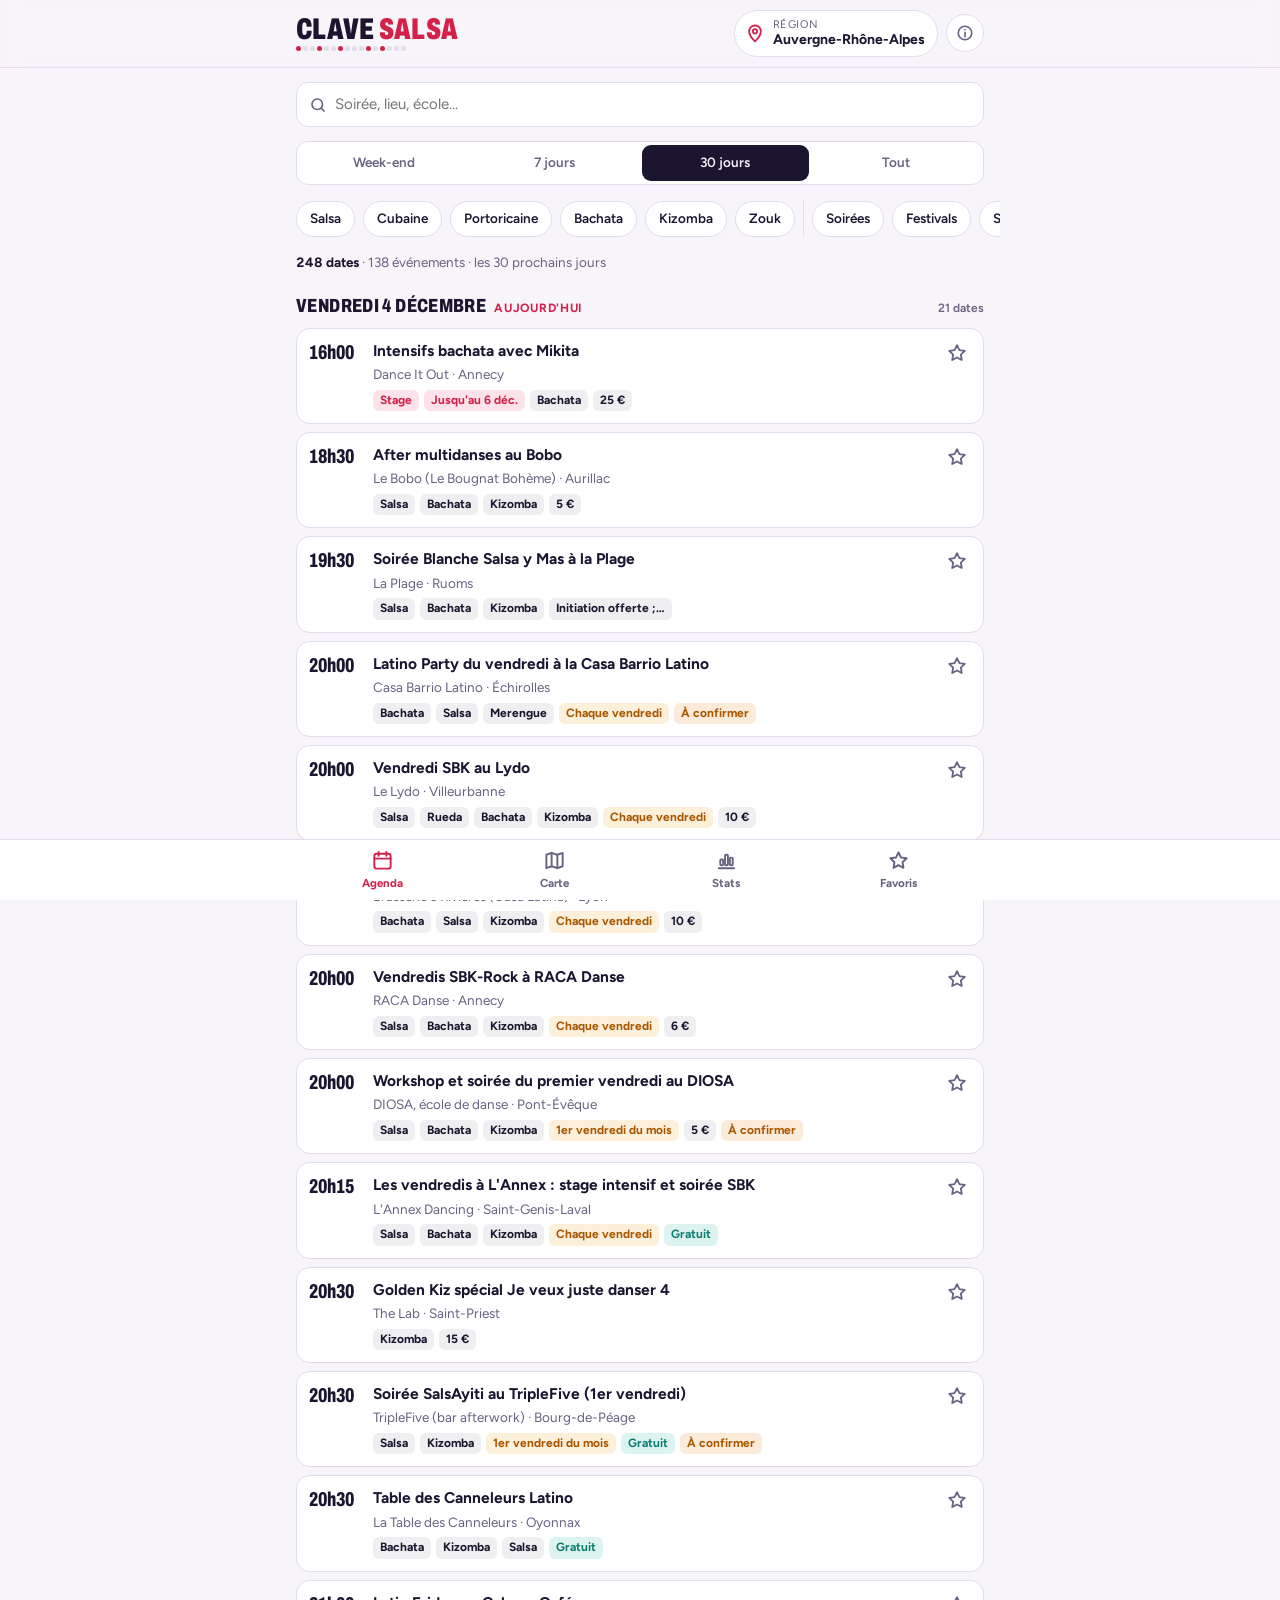
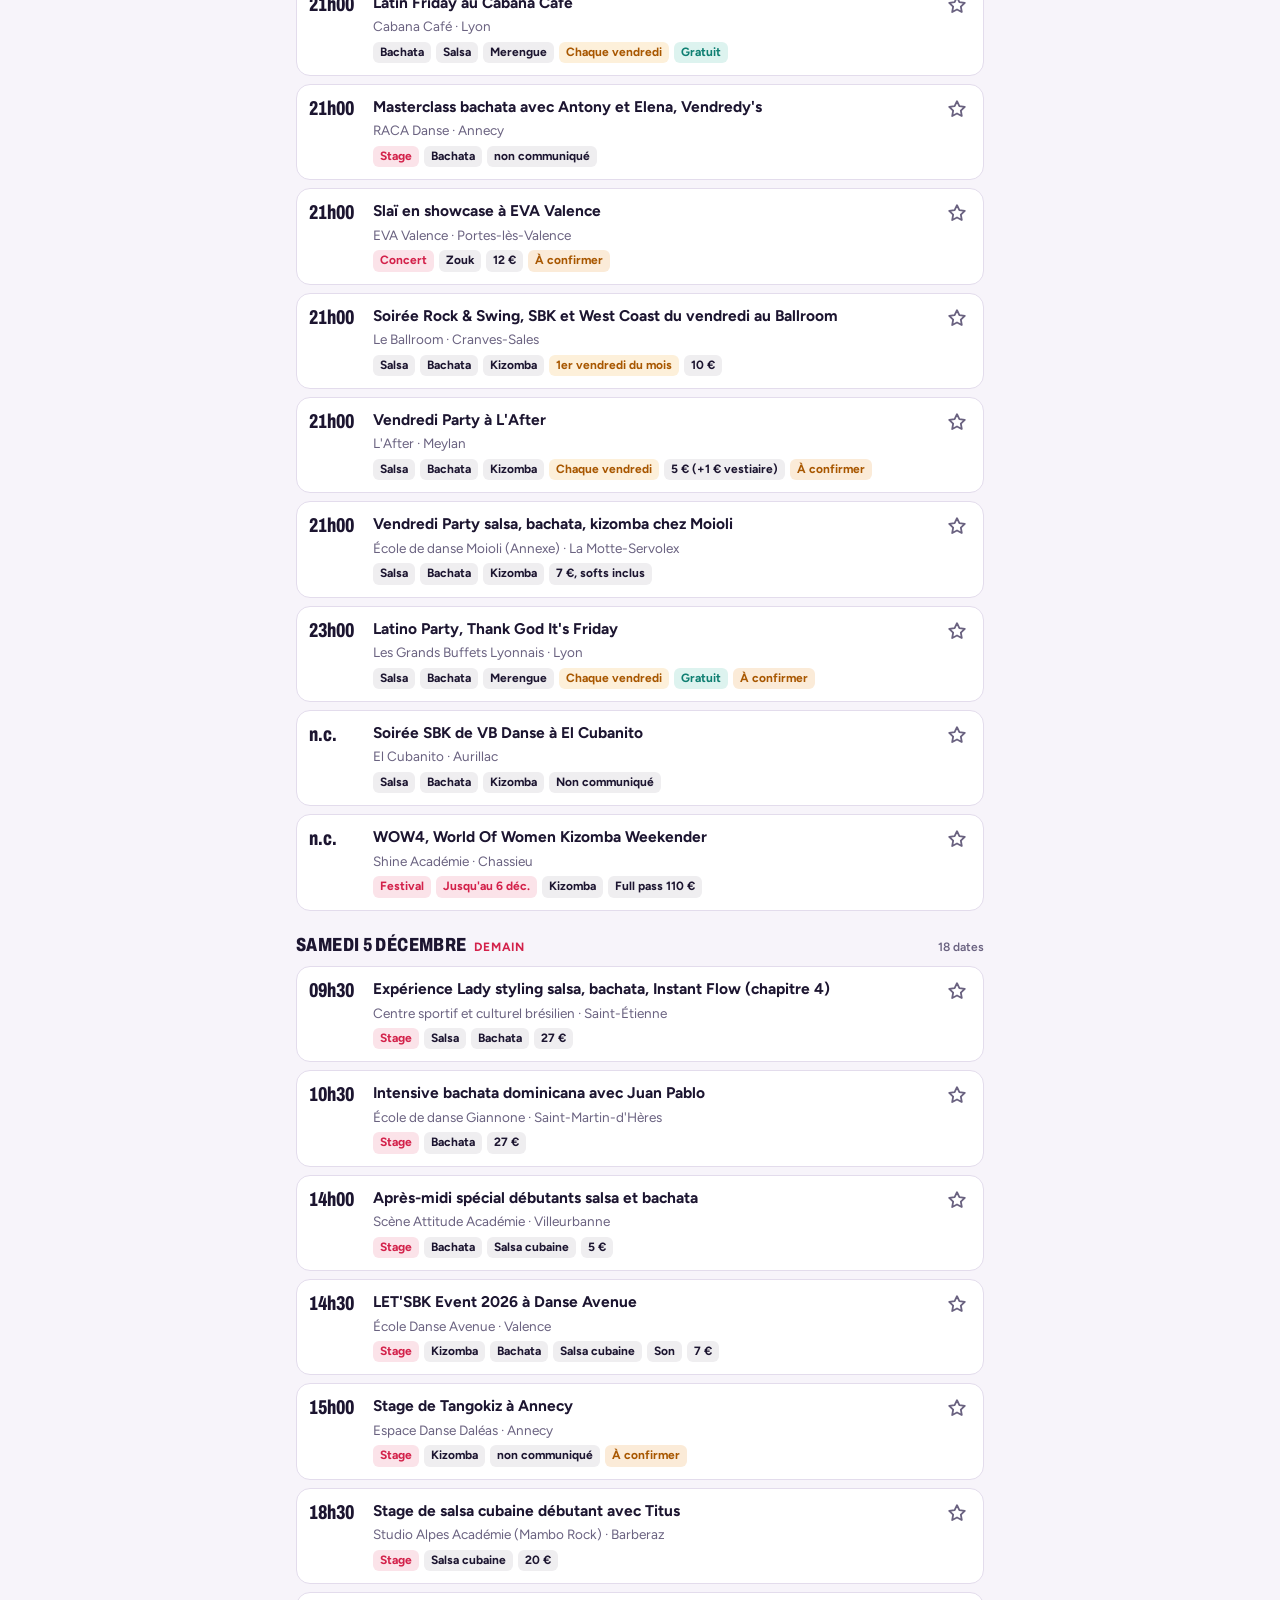
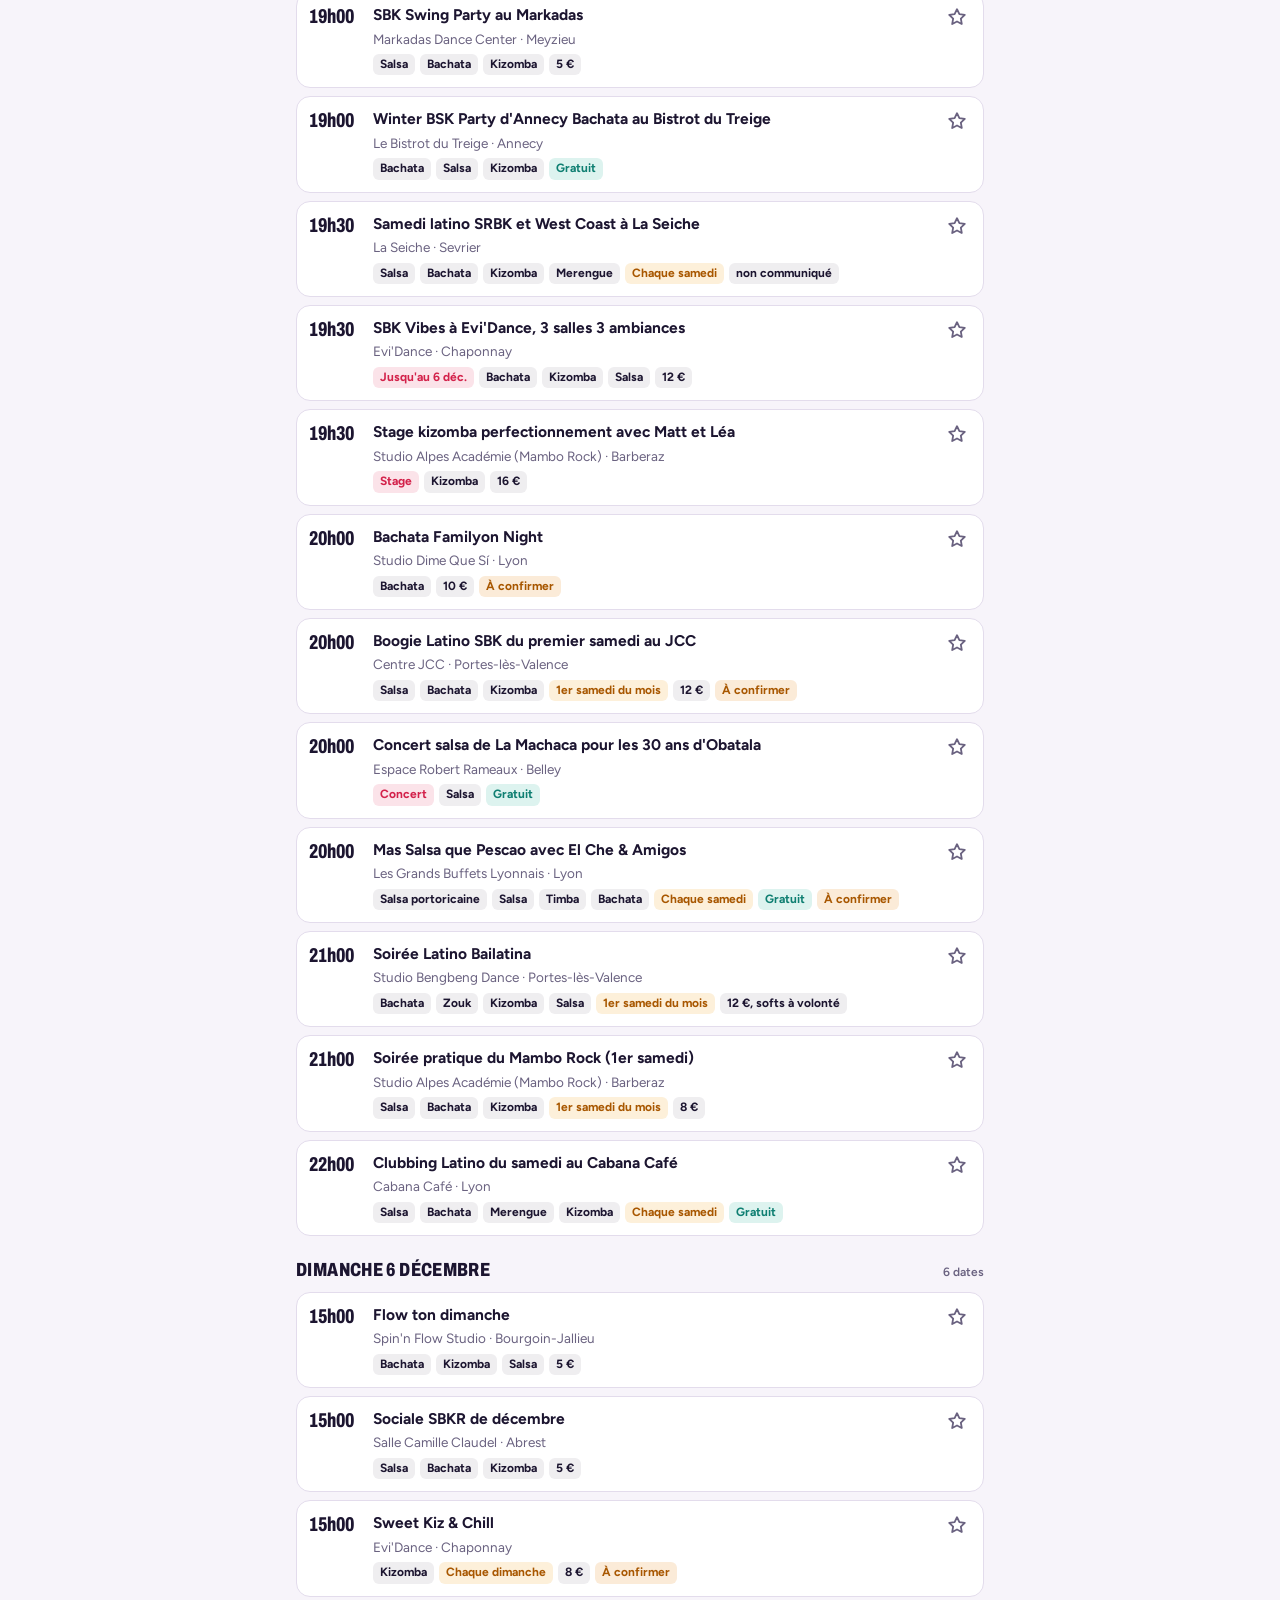
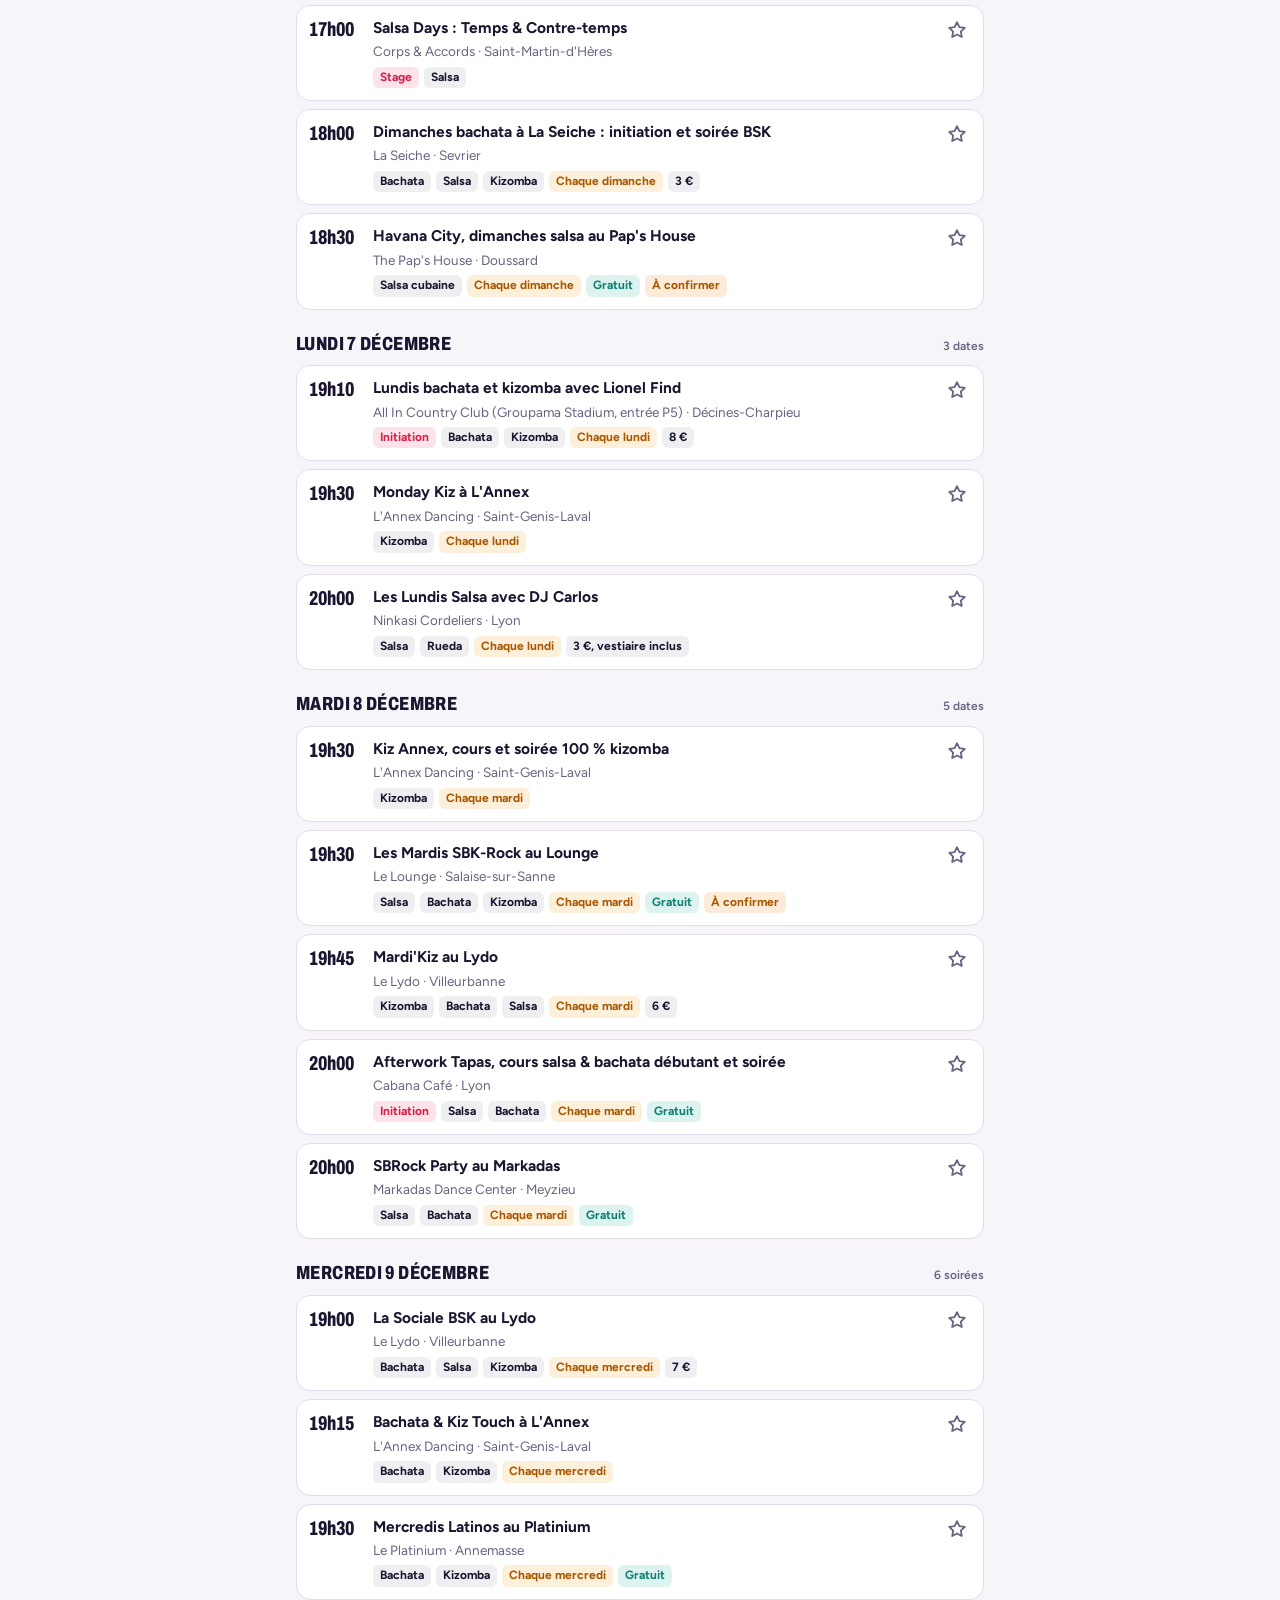
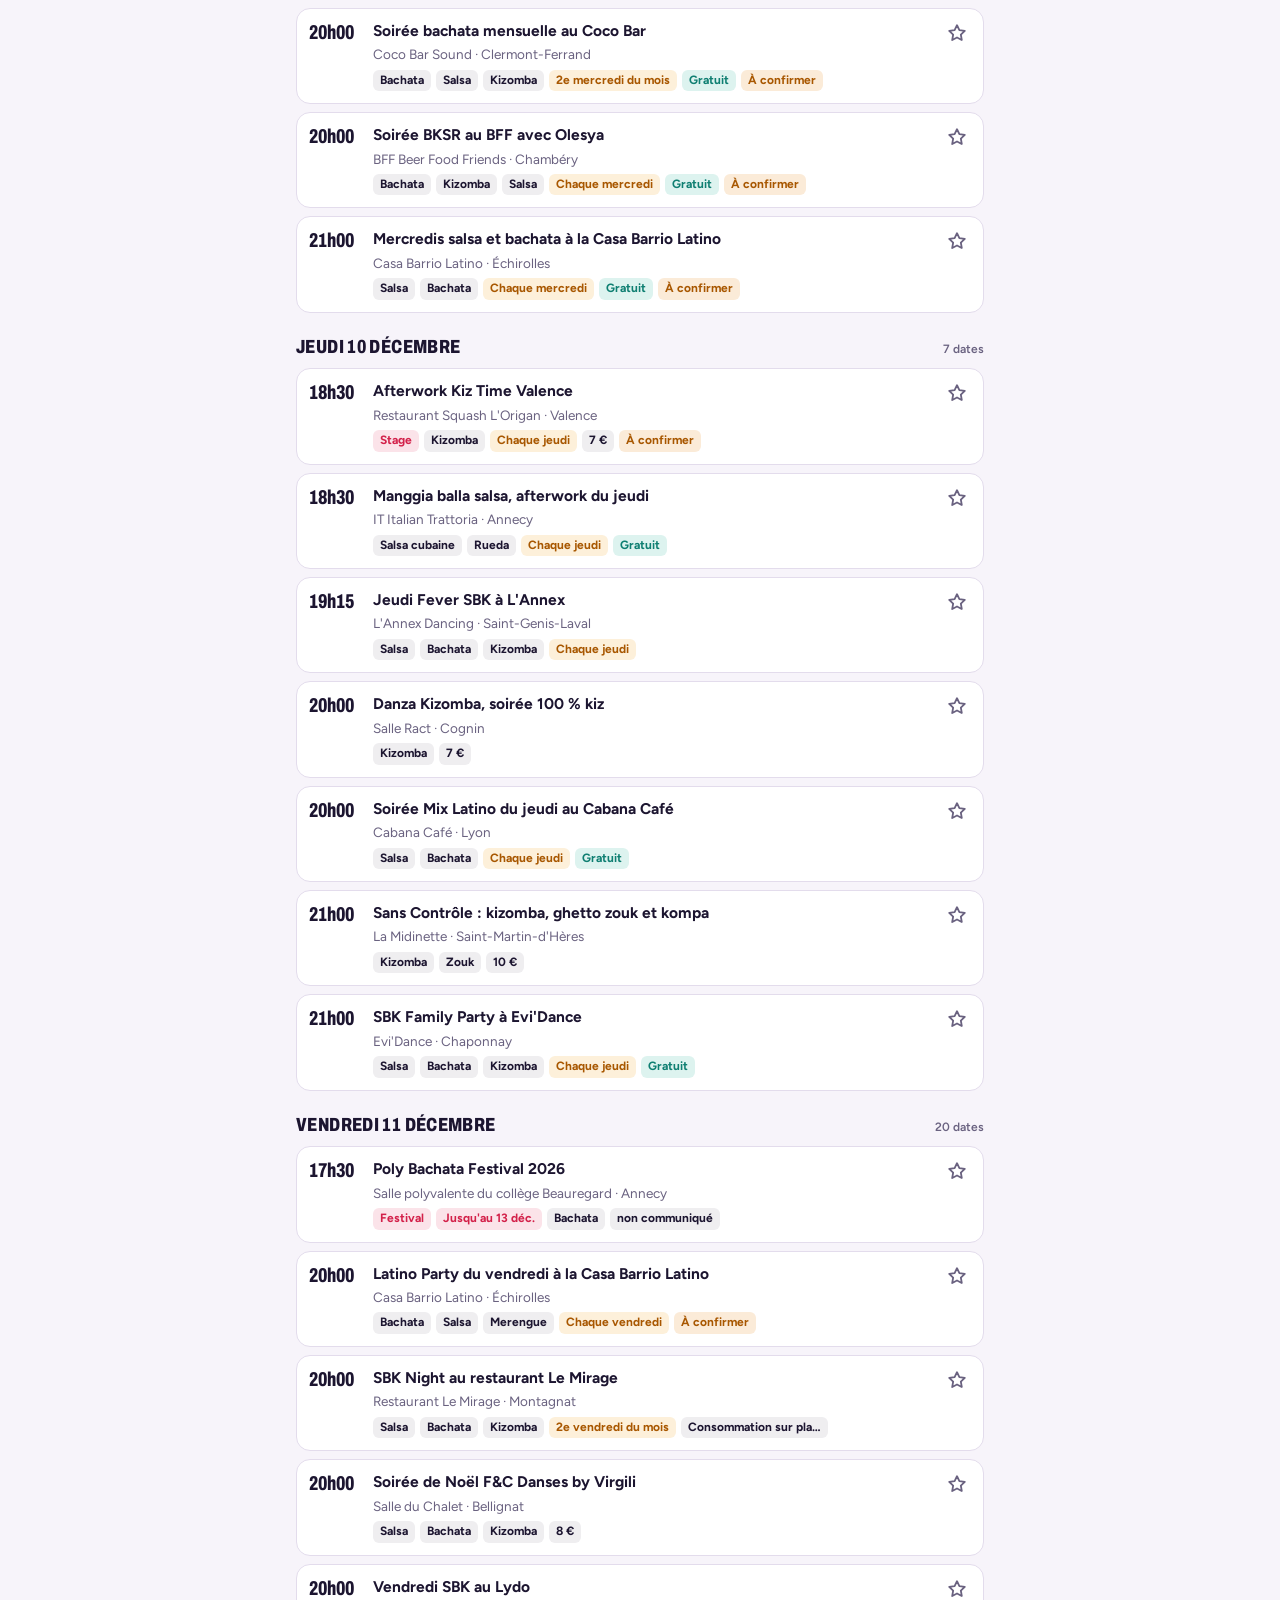
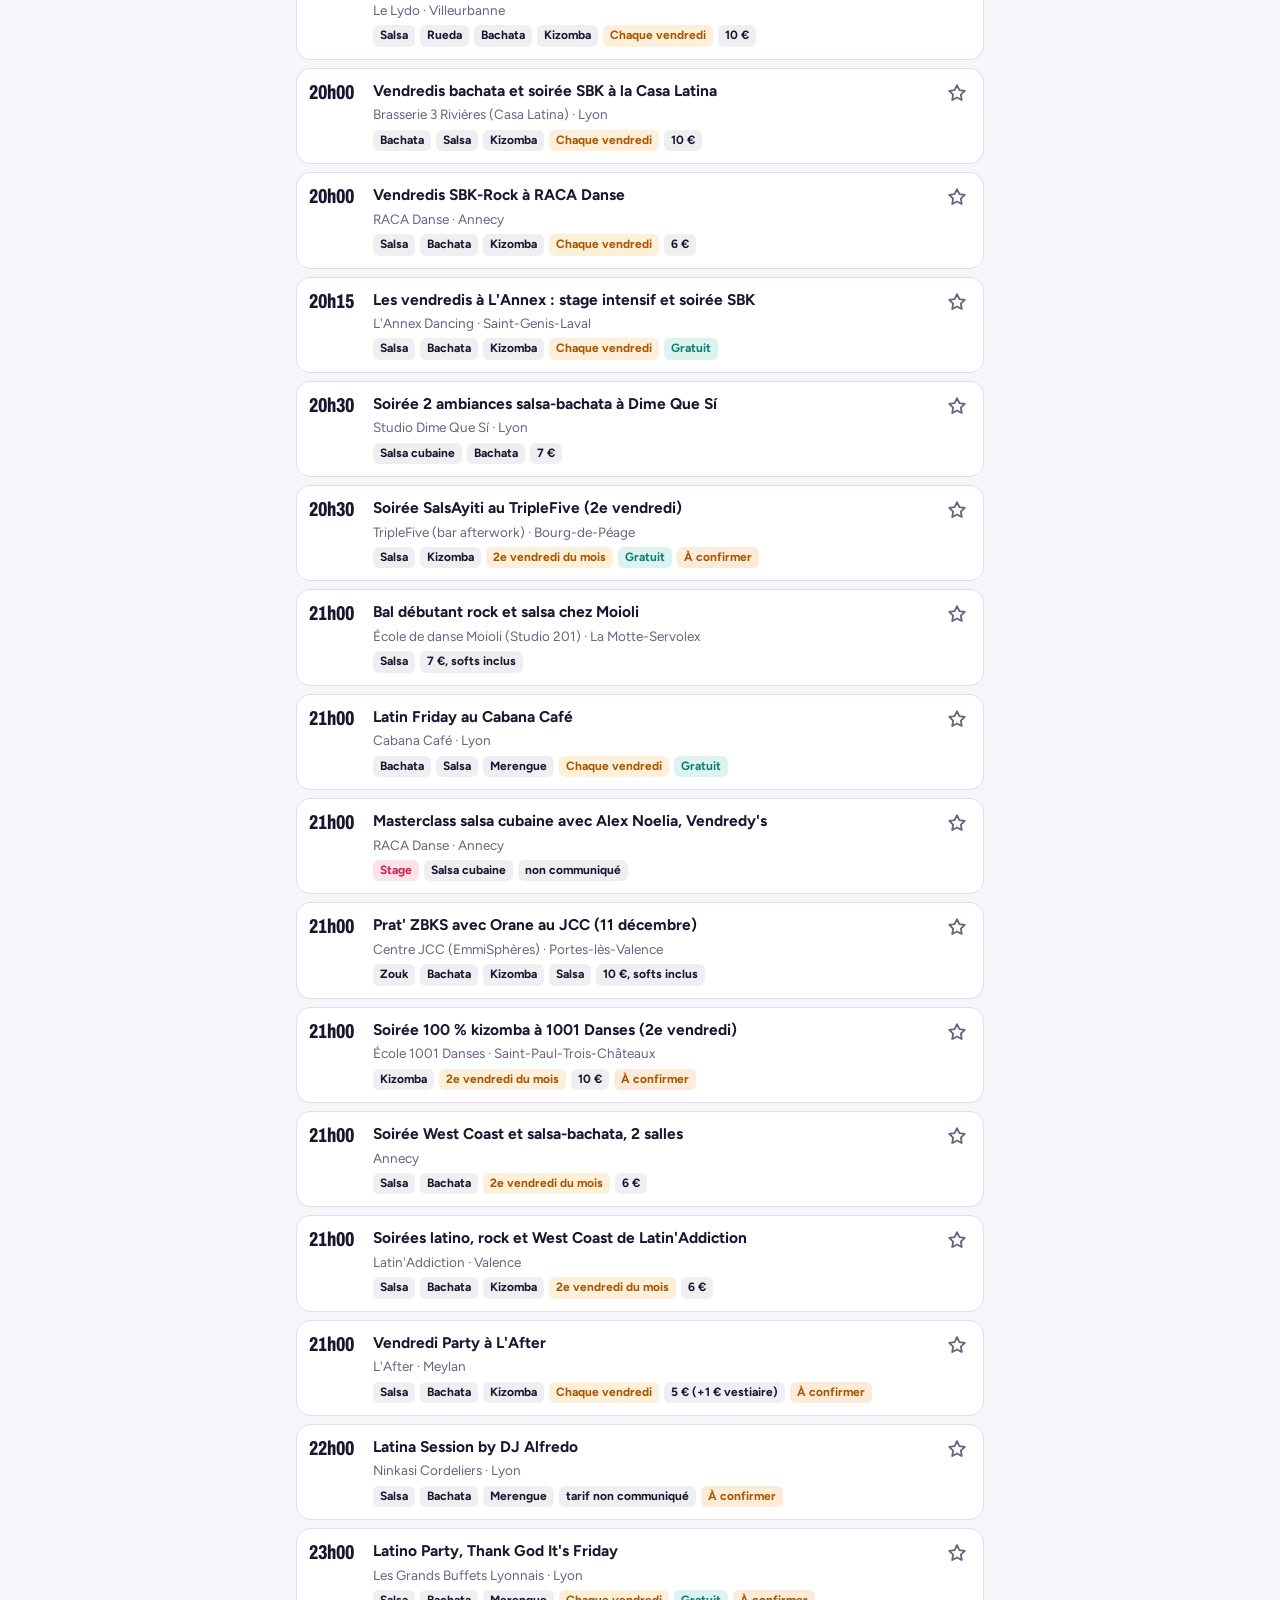
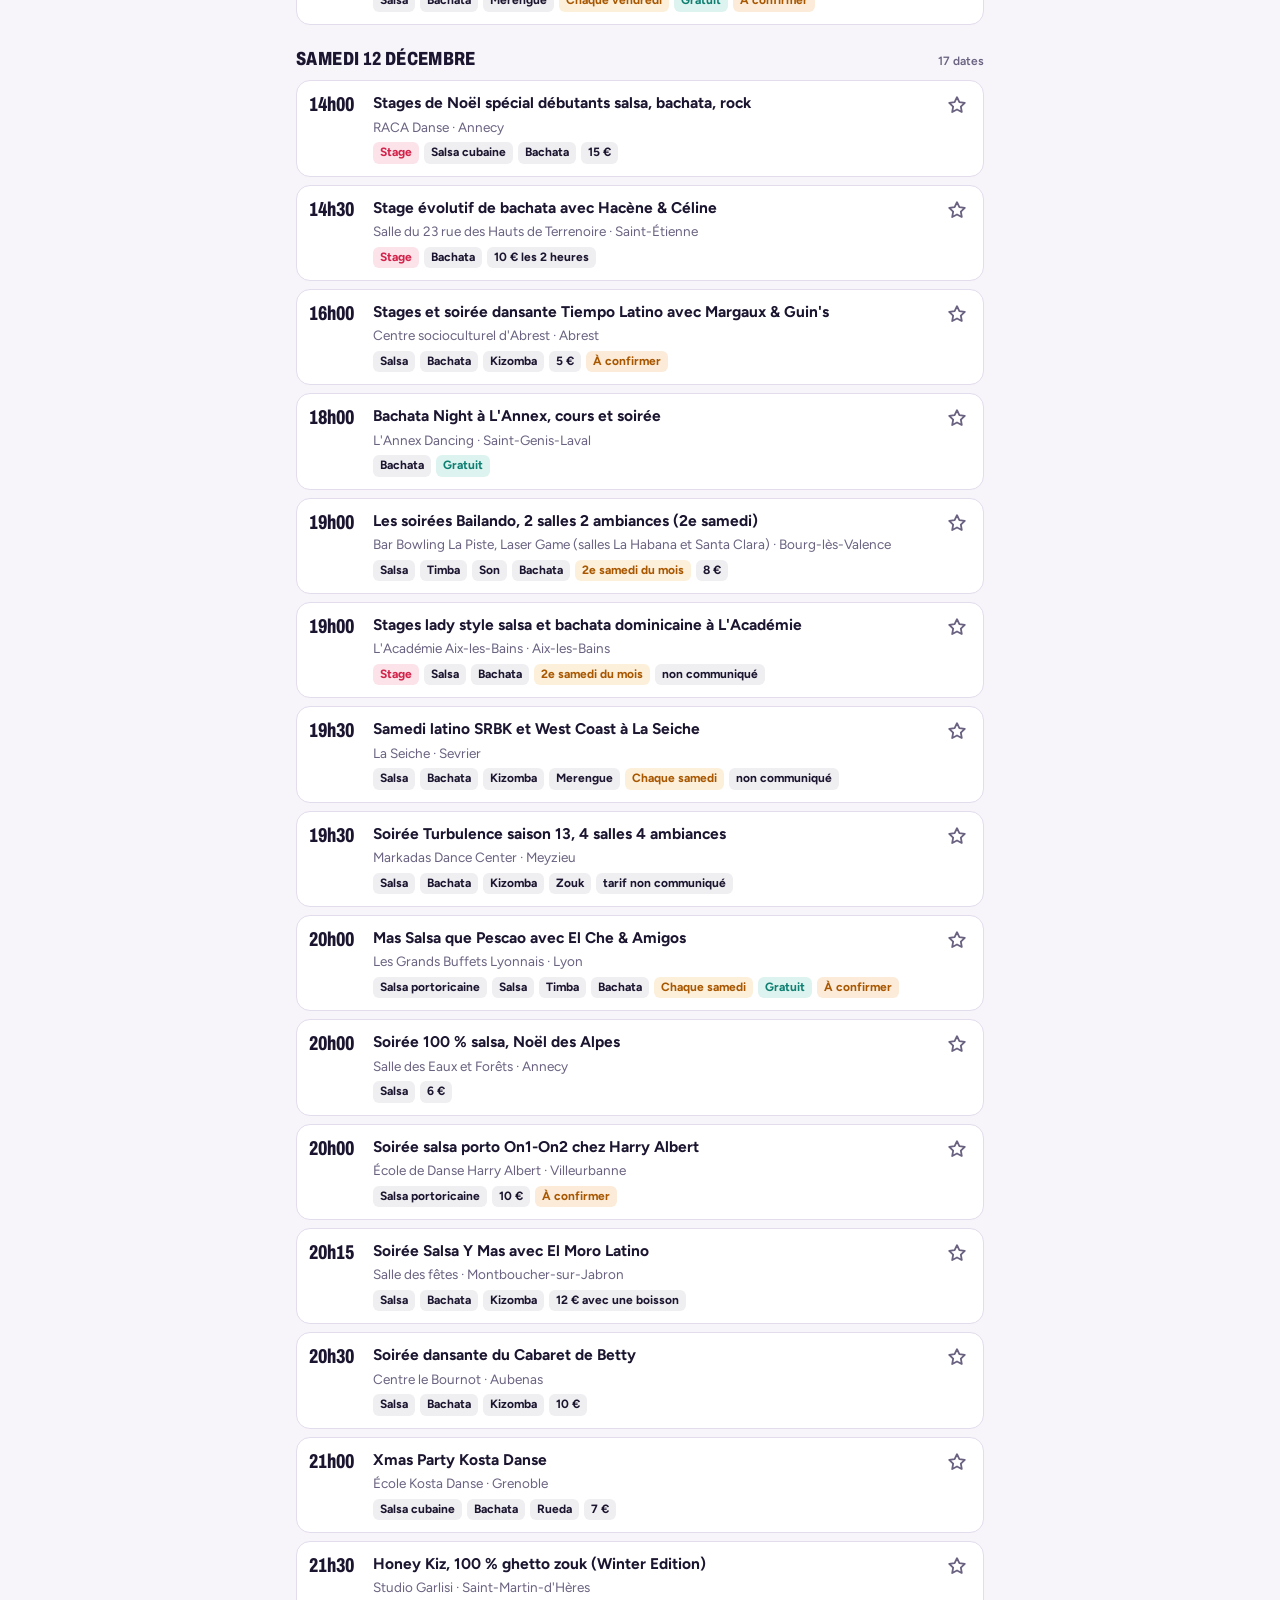
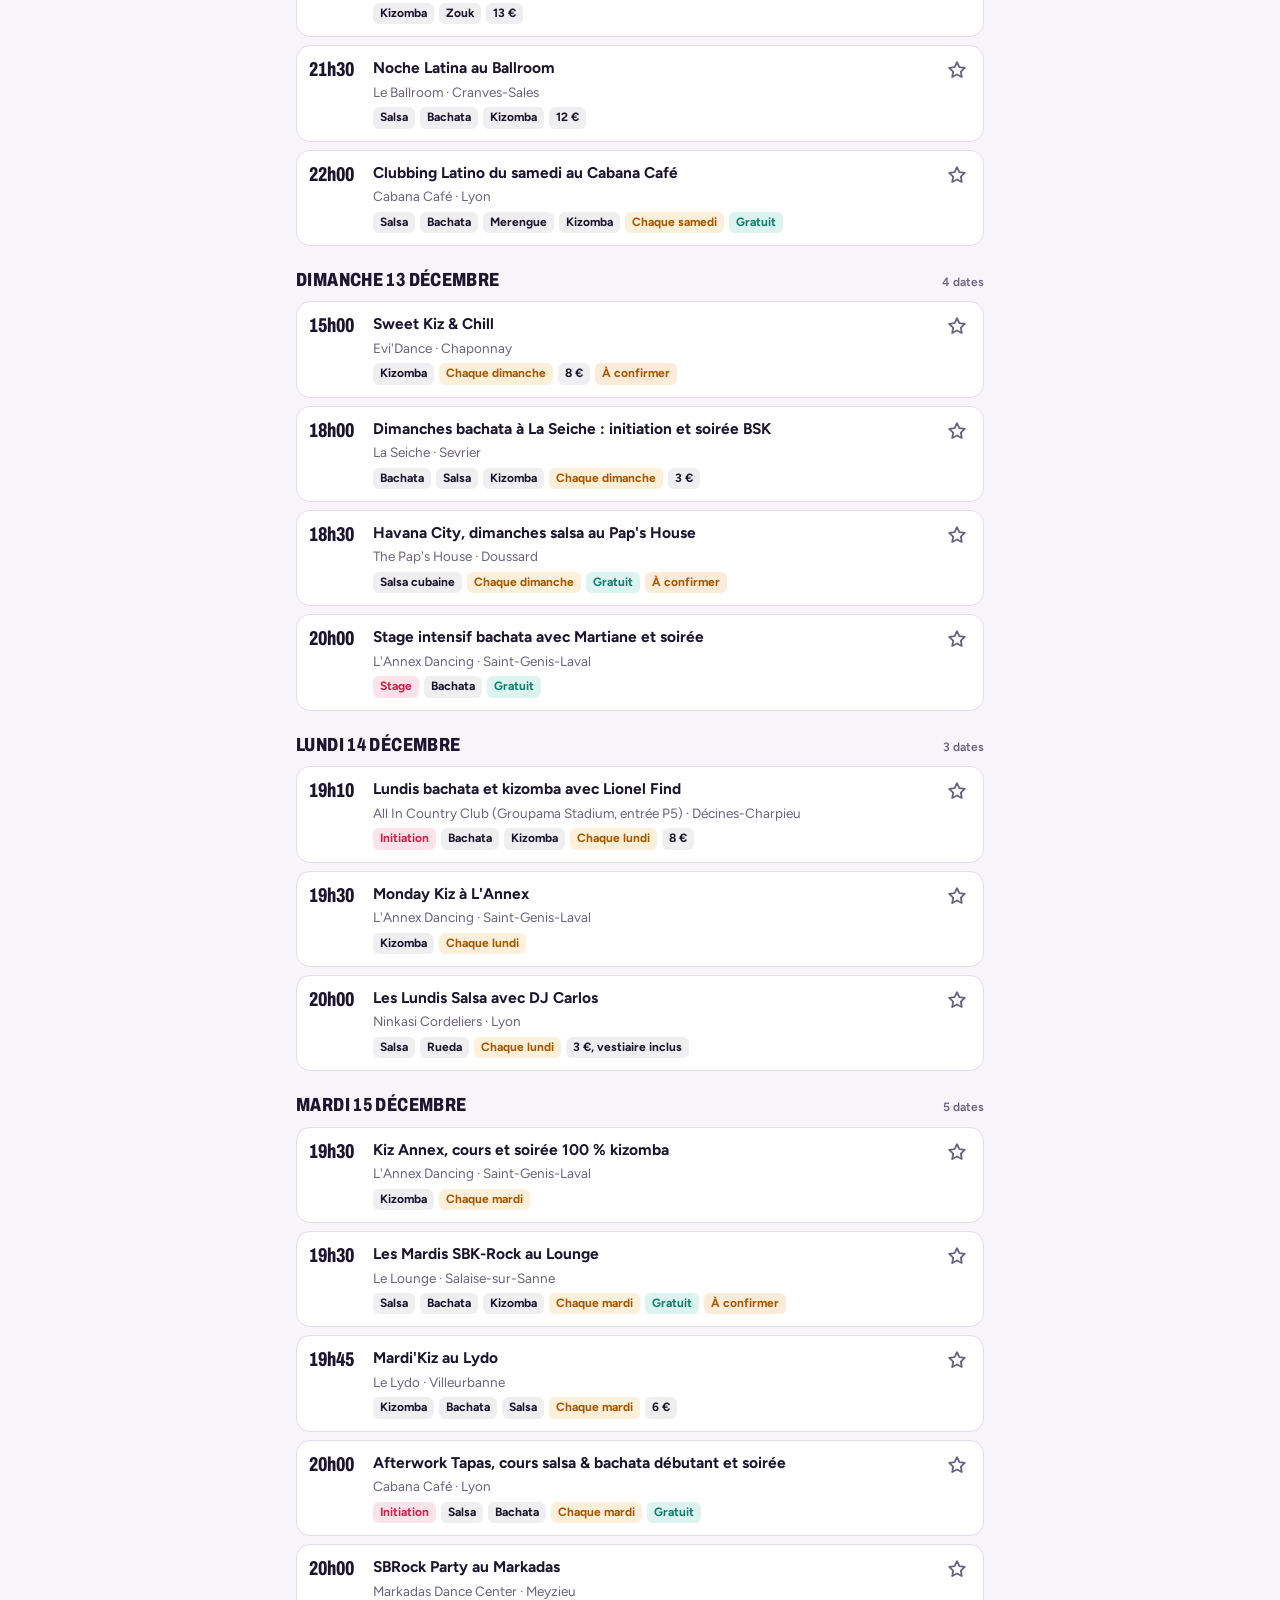
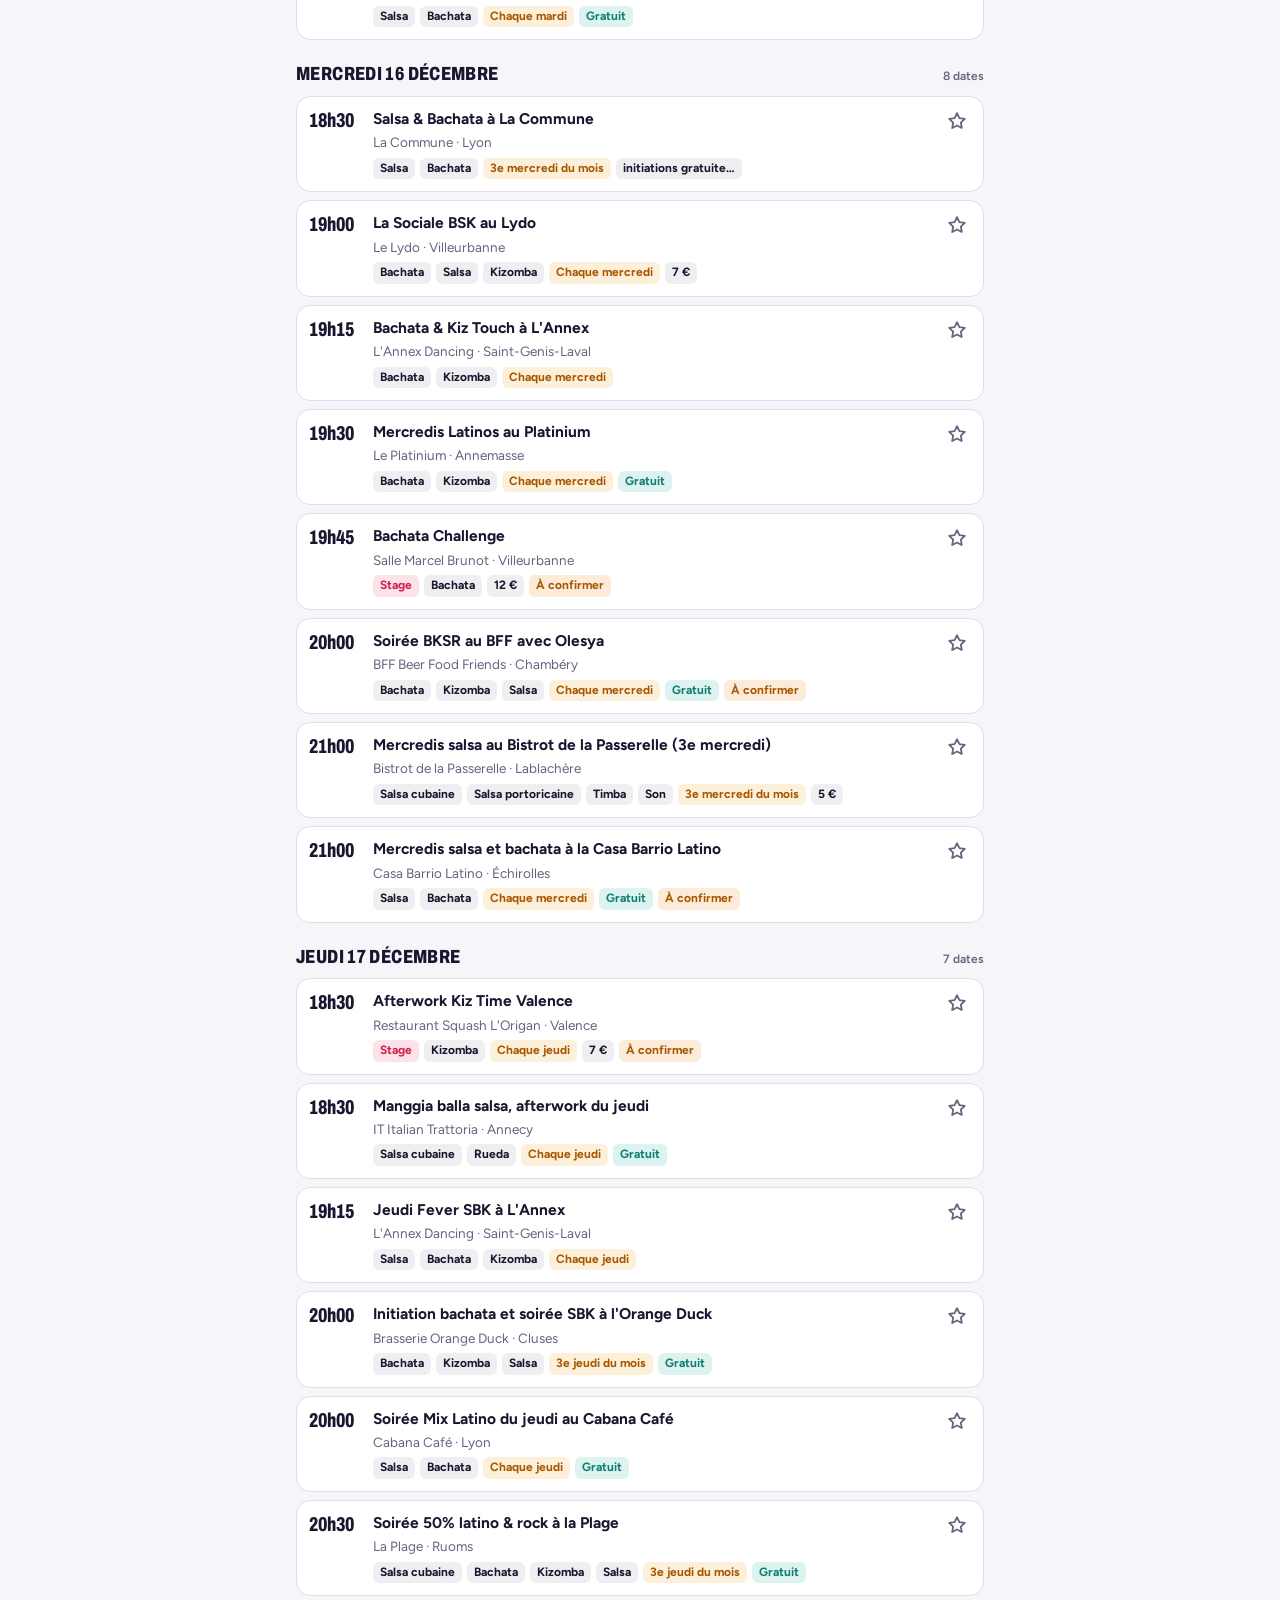
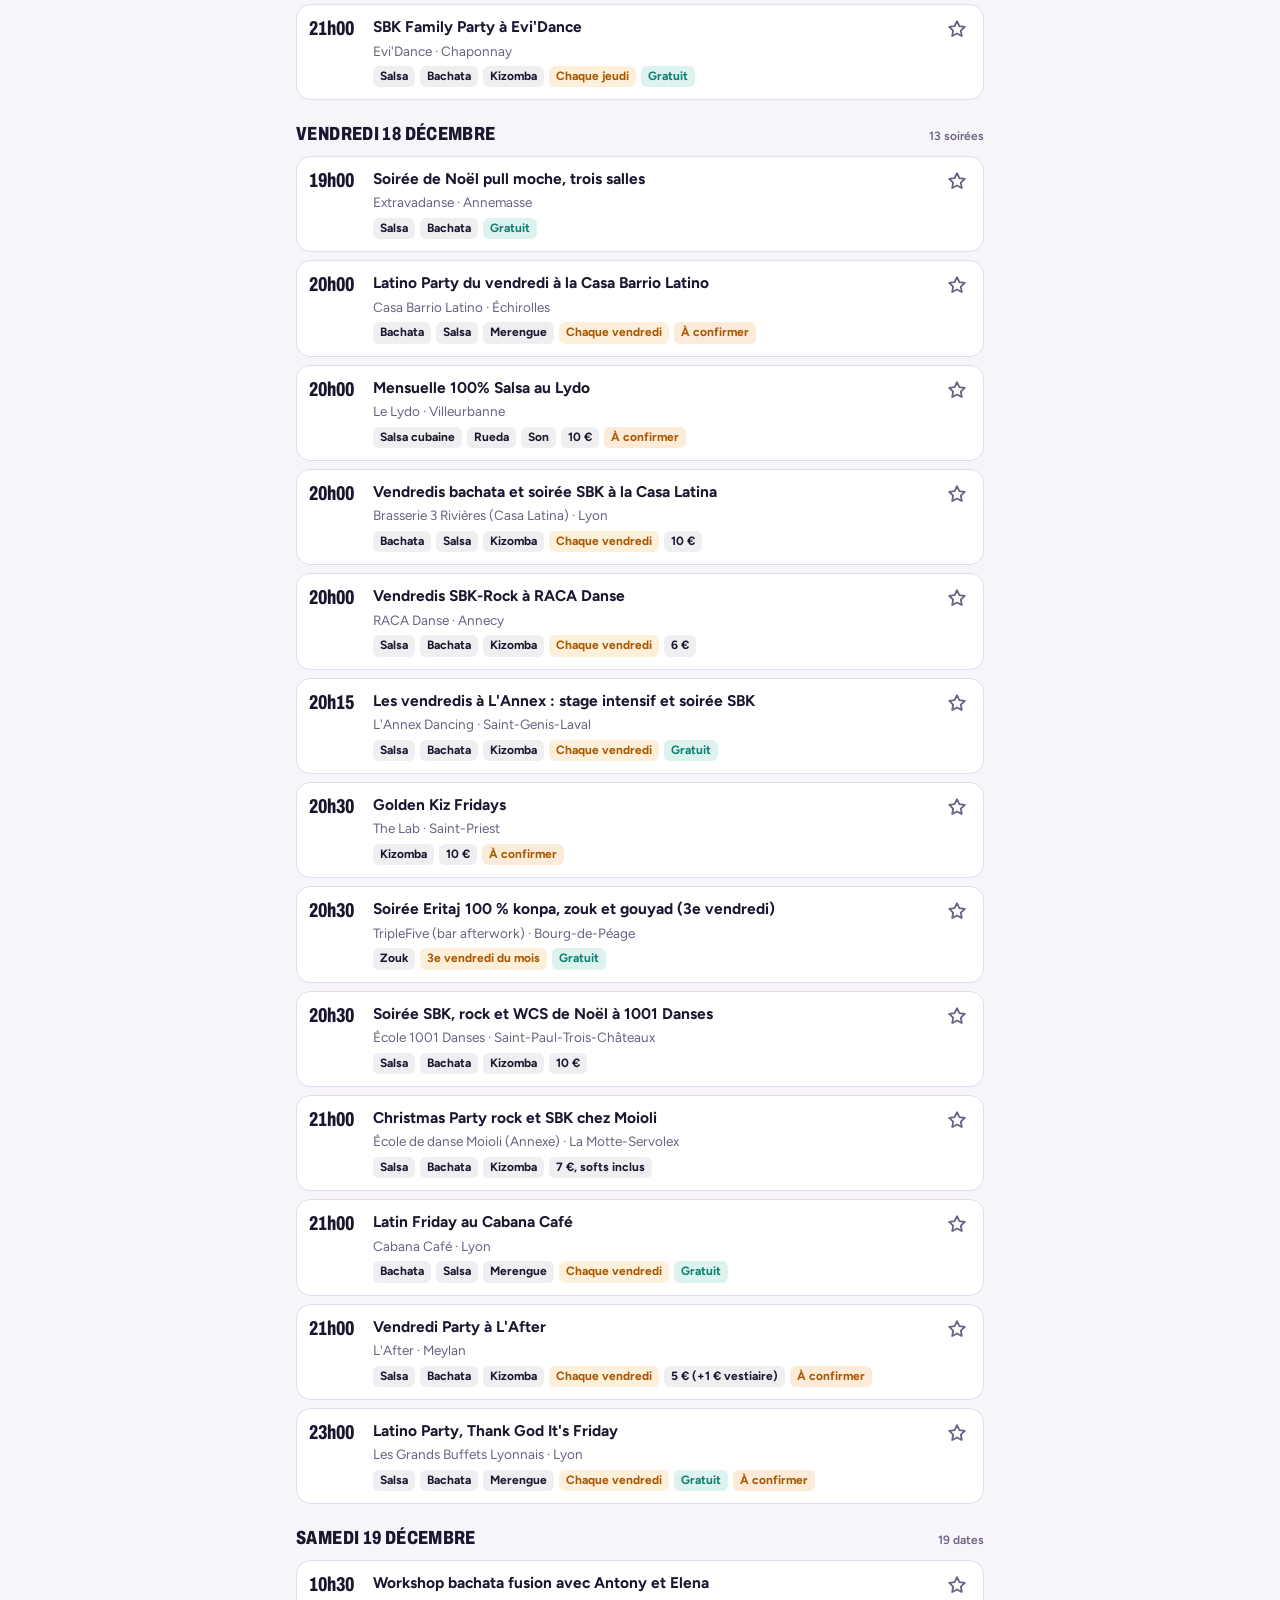
<file: index.html>
<!doctype html>
<html lang="fr">
<head>
<meta charset="utf-8">
<meta name="viewport" content="width=device-width, initial-scale=1">
<title>Clave Salsa</title>
<meta http-equiv="refresh" content="0; url=clave-salsa/">
<link rel="canonical" href="https://scarngone.github.io/clave-salsa/">
<link rel="icon" href="clave-salsa/icons/icon-192.png" type="image/png">
<script>location.replace('clave-salsa/' + location.hash);</script>
<style>
body{margin:0;min-height:100vh;display:grid;place-items:center;background:#F7F4FA;color:#1C1530;font:16px/1.5 system-ui,-apple-system,"Segoe UI",Roboto,sans-serif}
a{color:#D3214A;font-weight:600}
@media (prefers-color-scheme: dark){body{background:#120D1C;color:#F2EDF8}a{color:#FF4F6E}}
</style>
</head>
<body>
<p>Redirection vers <a href="clave-salsa/">Clave Salsa</a>…</p>
</body>
</html>
</file>
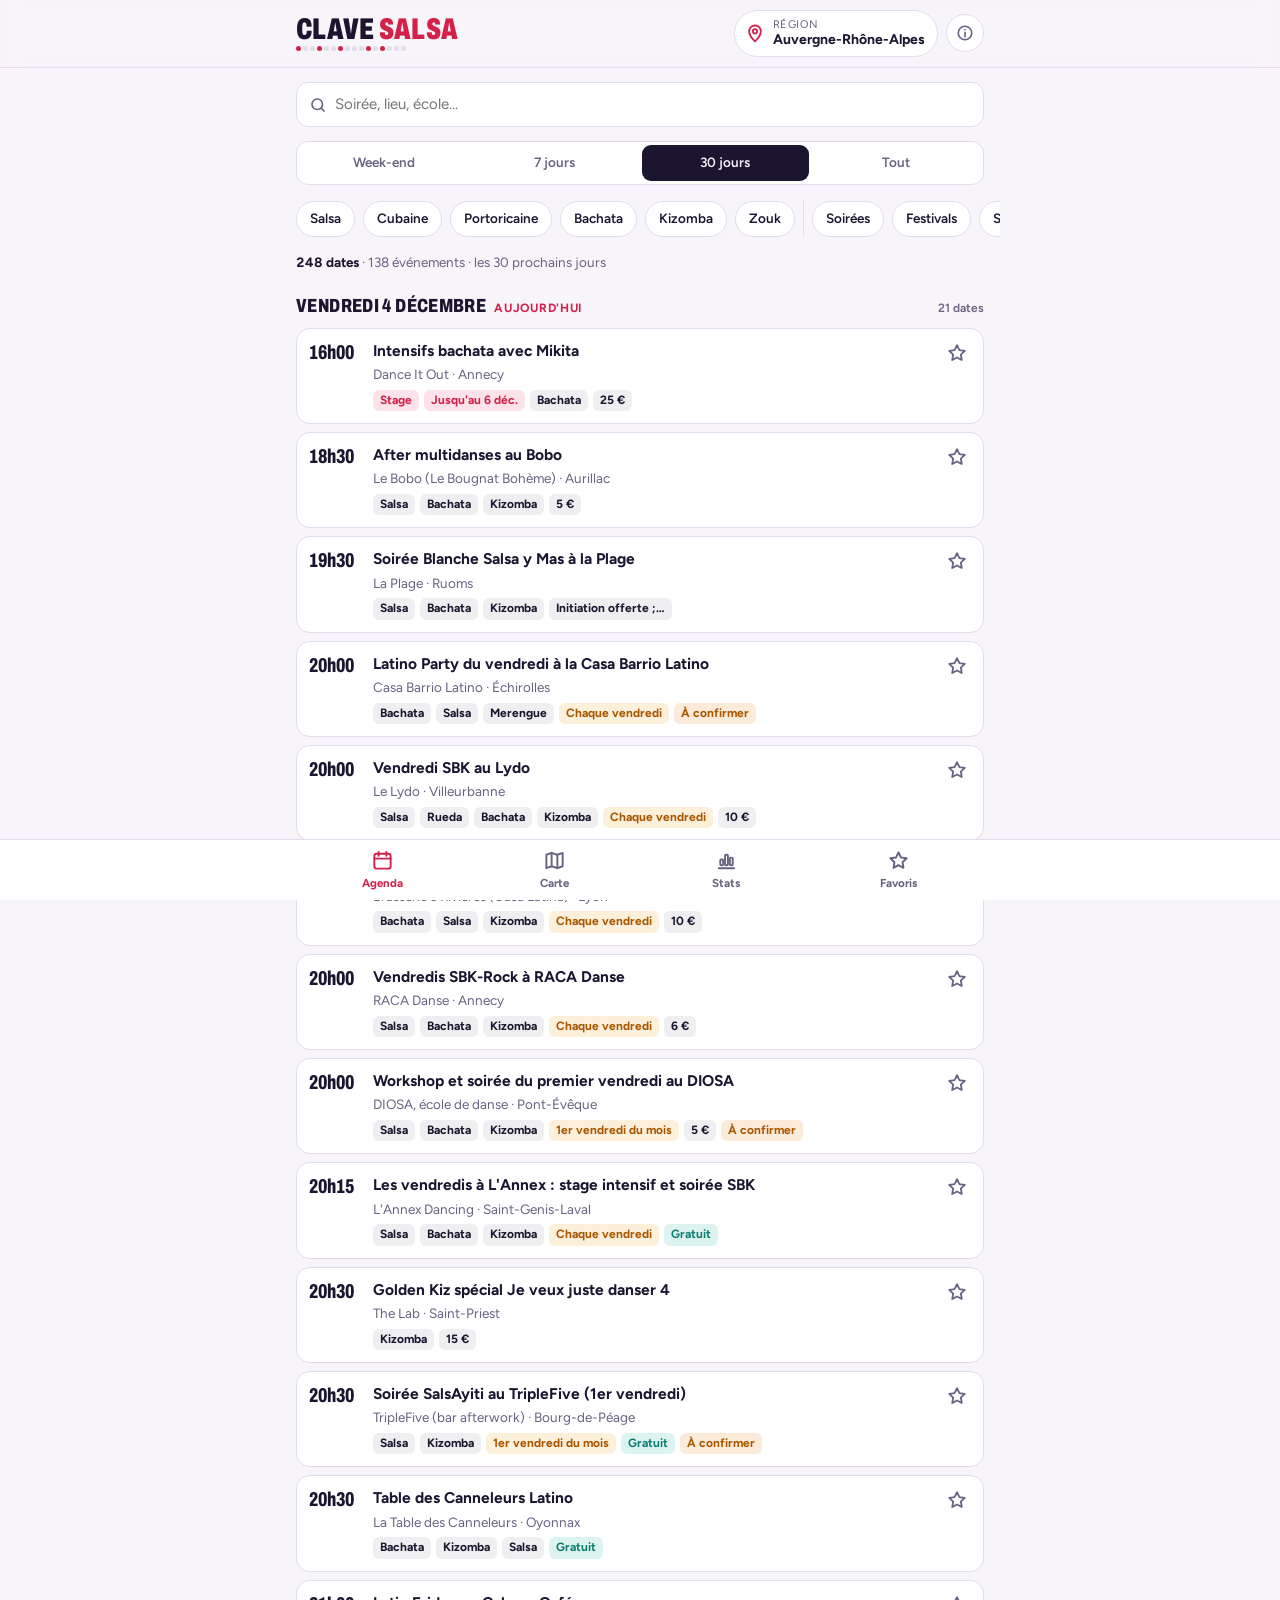
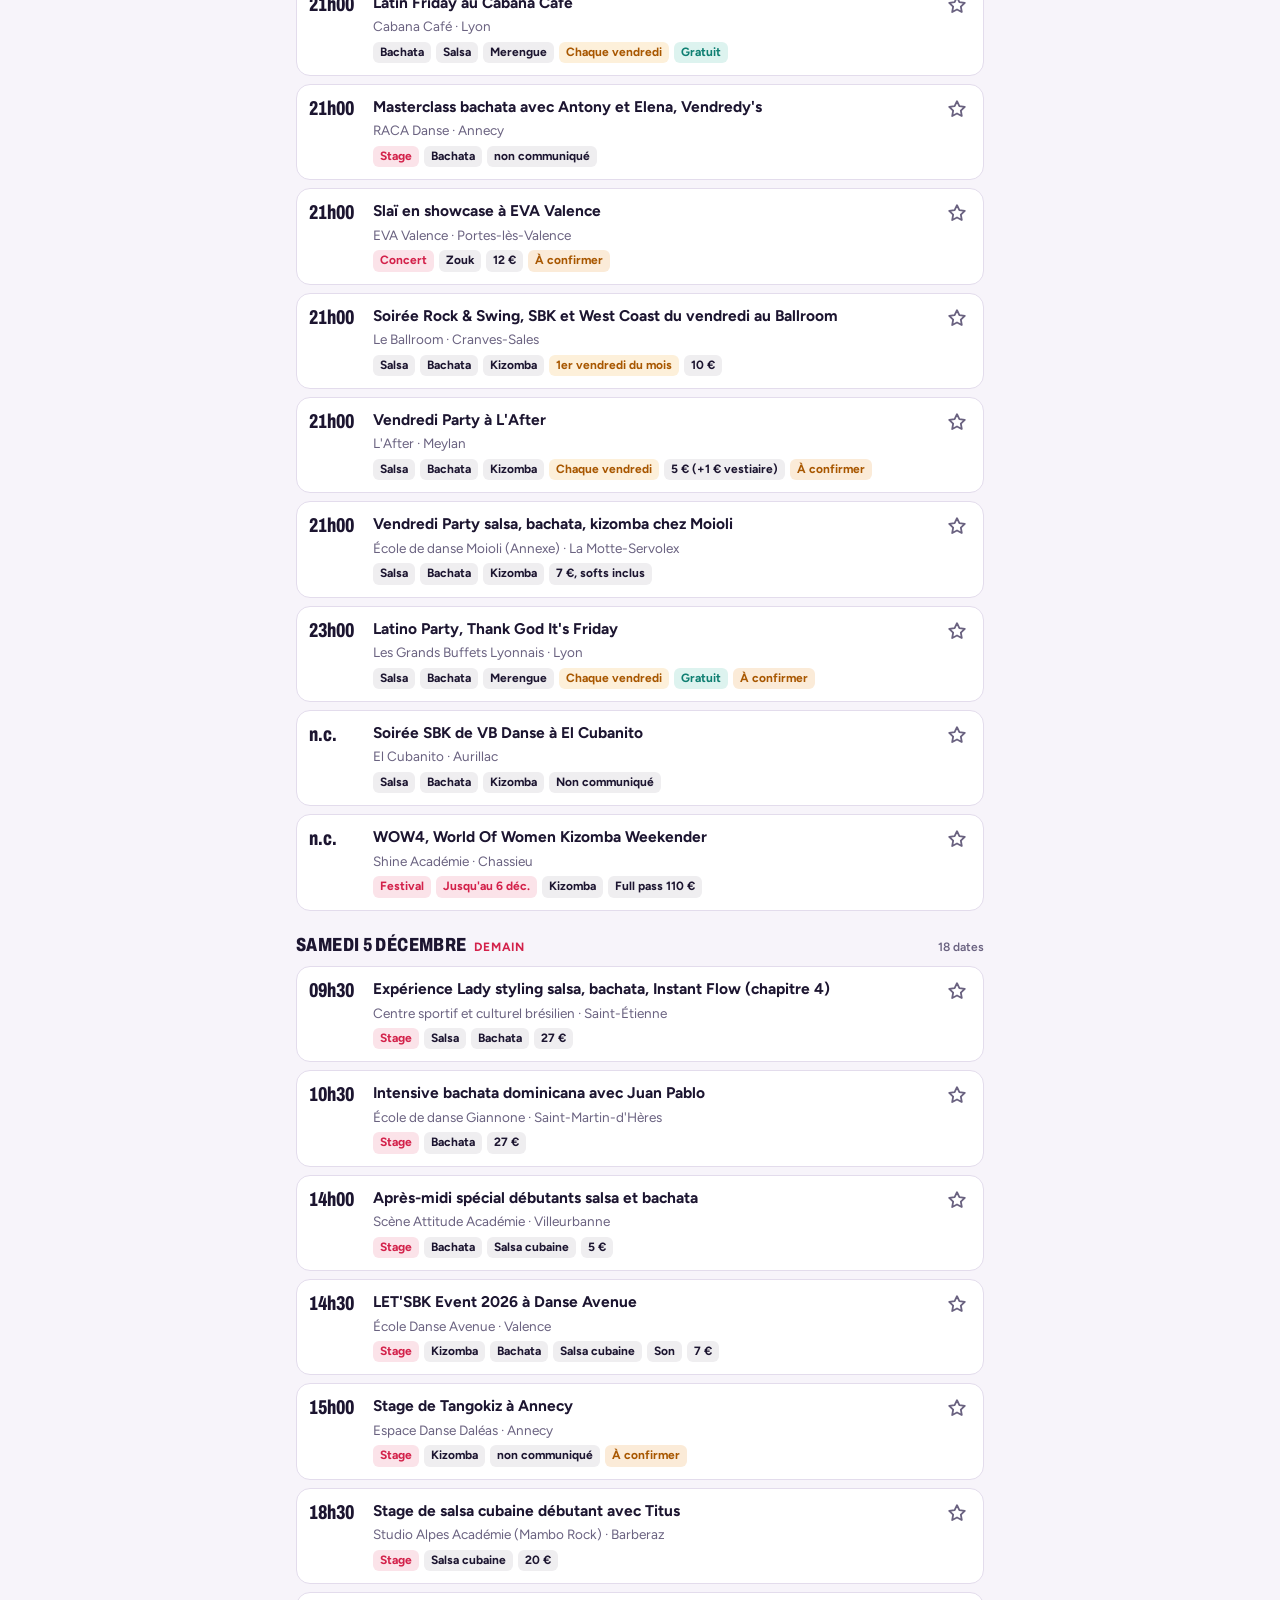
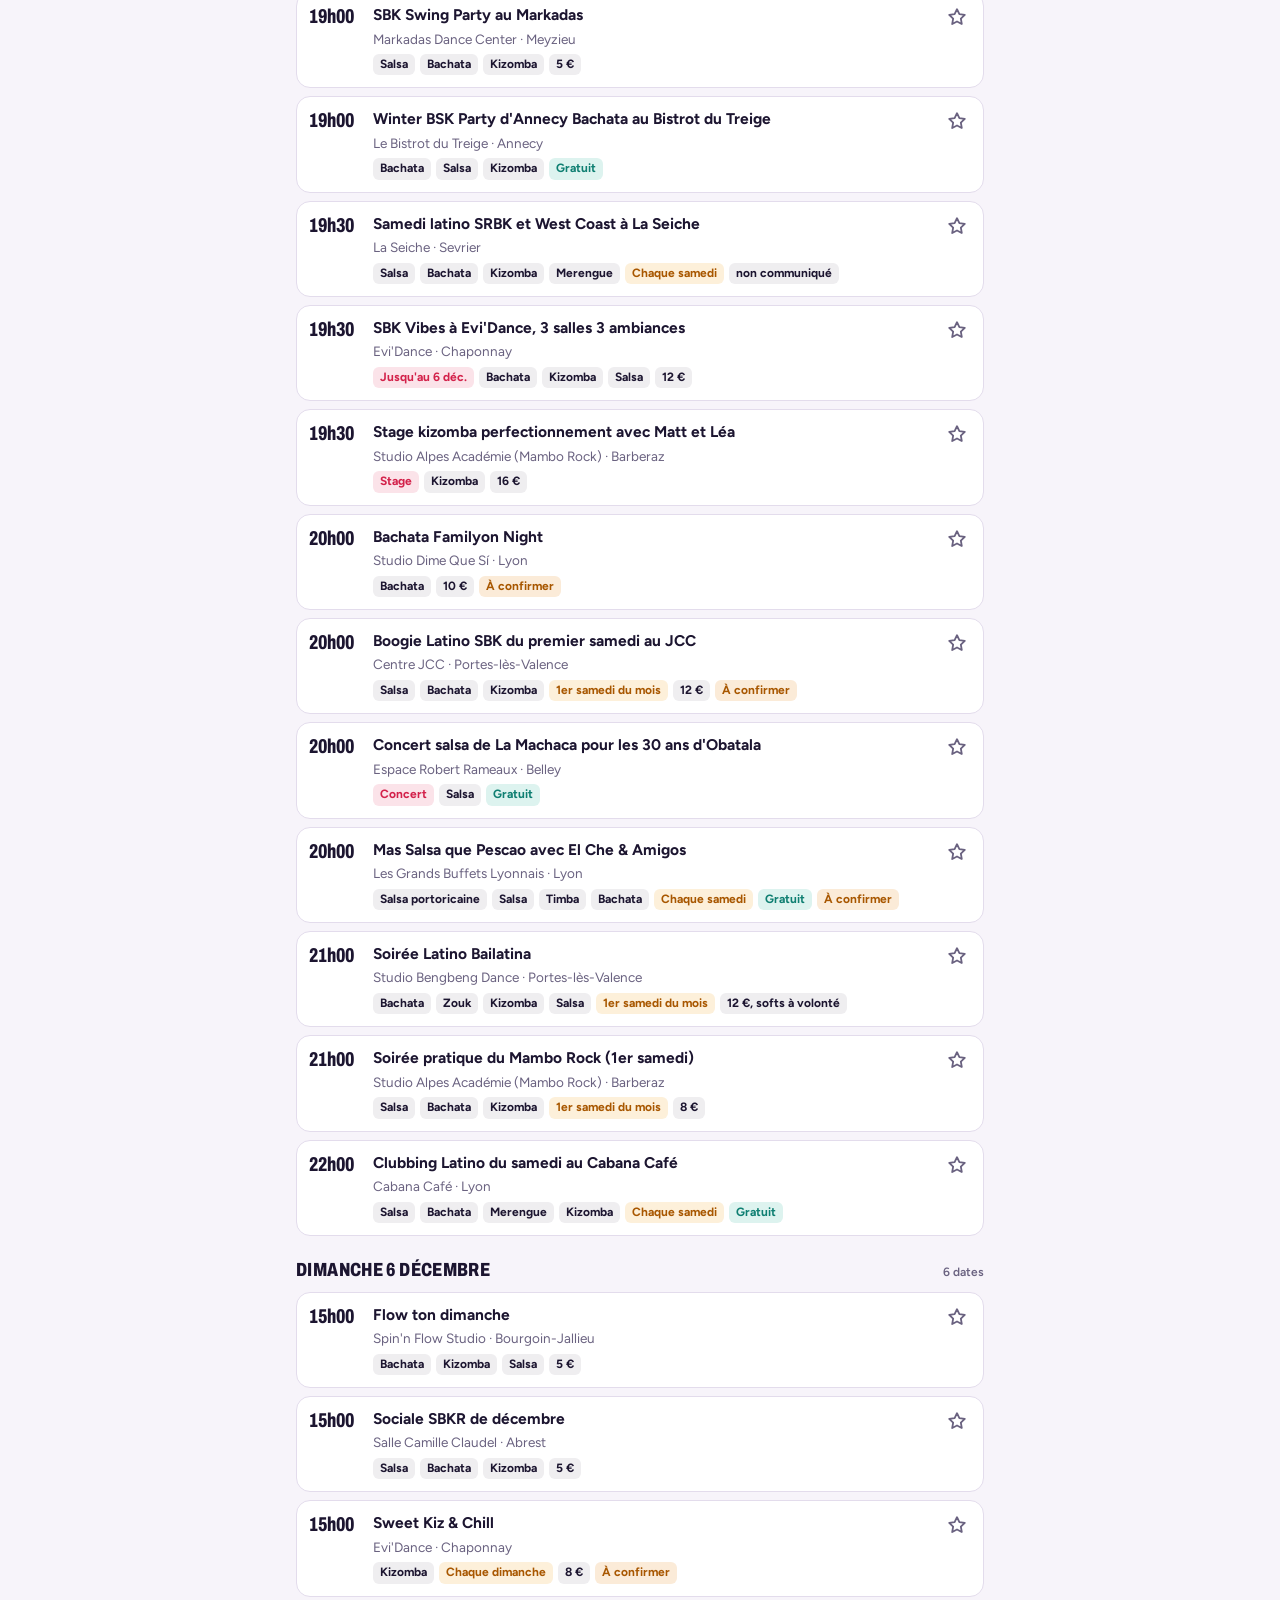
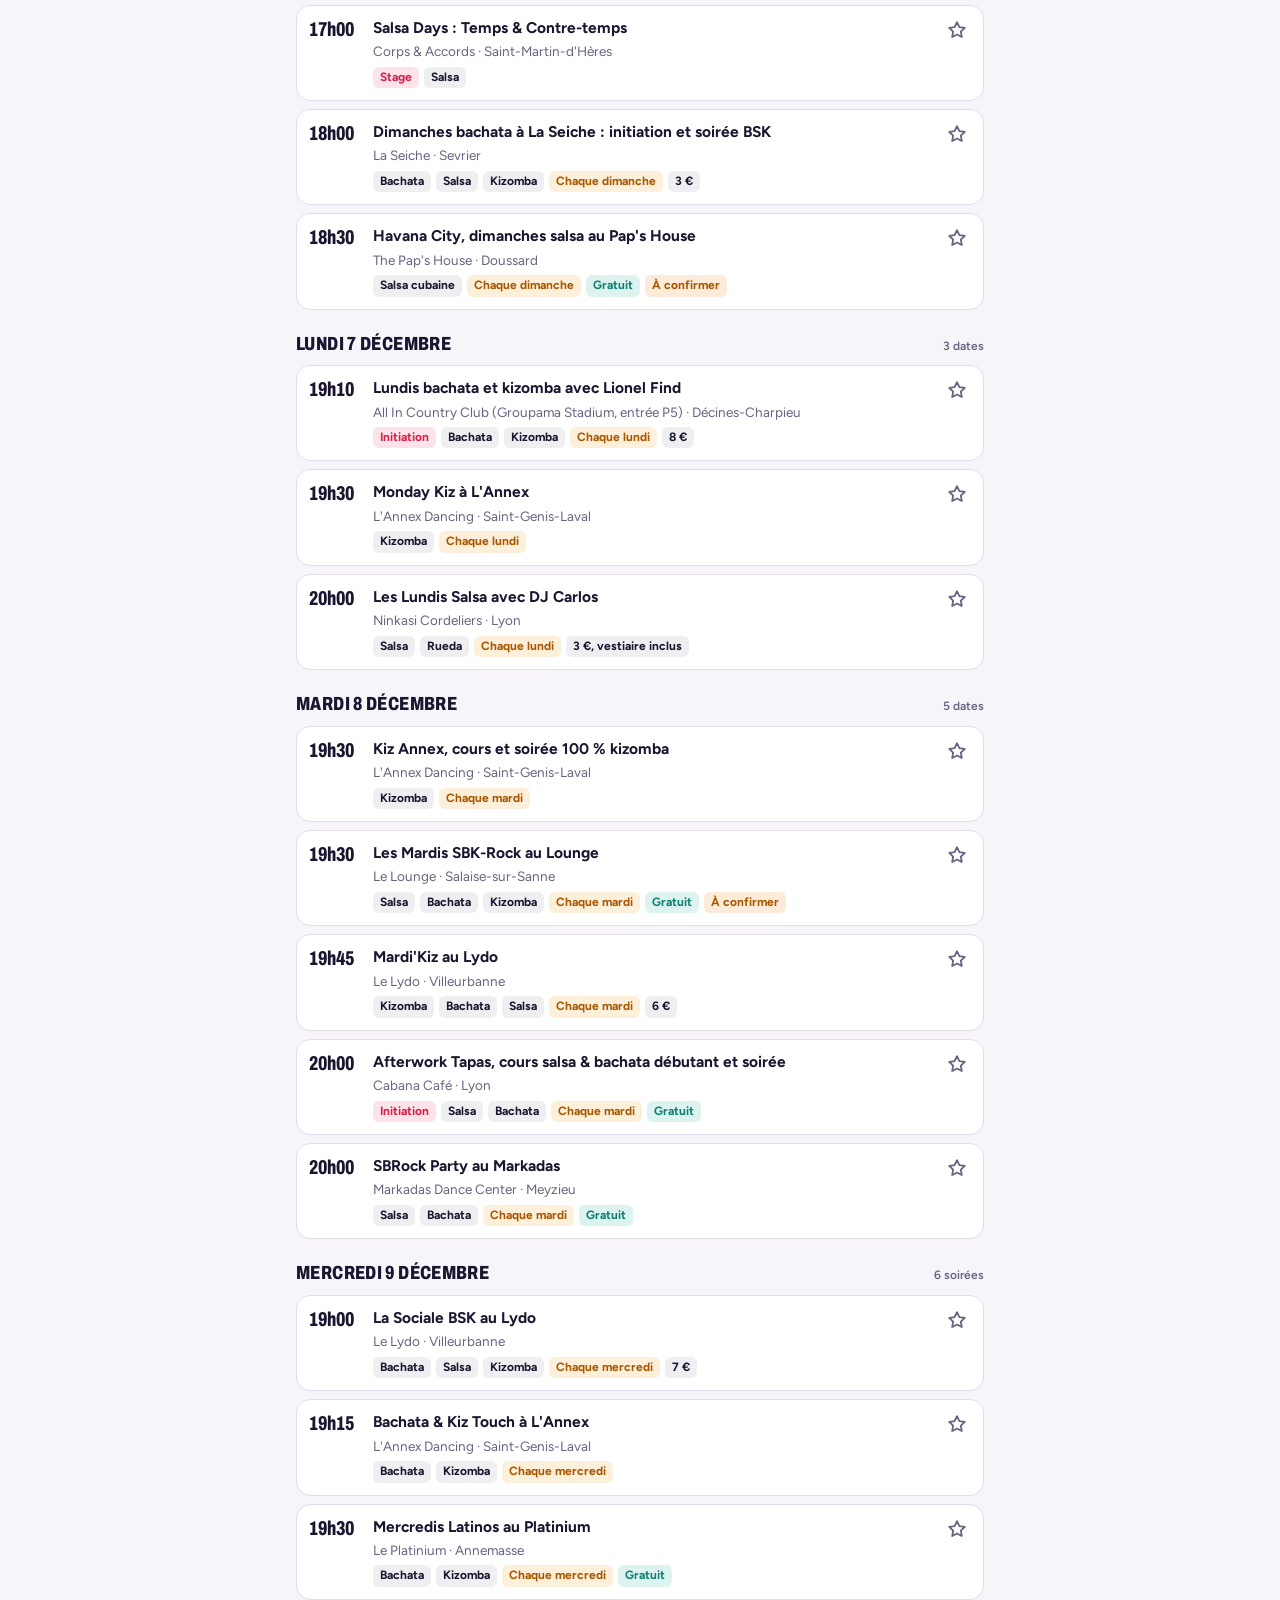
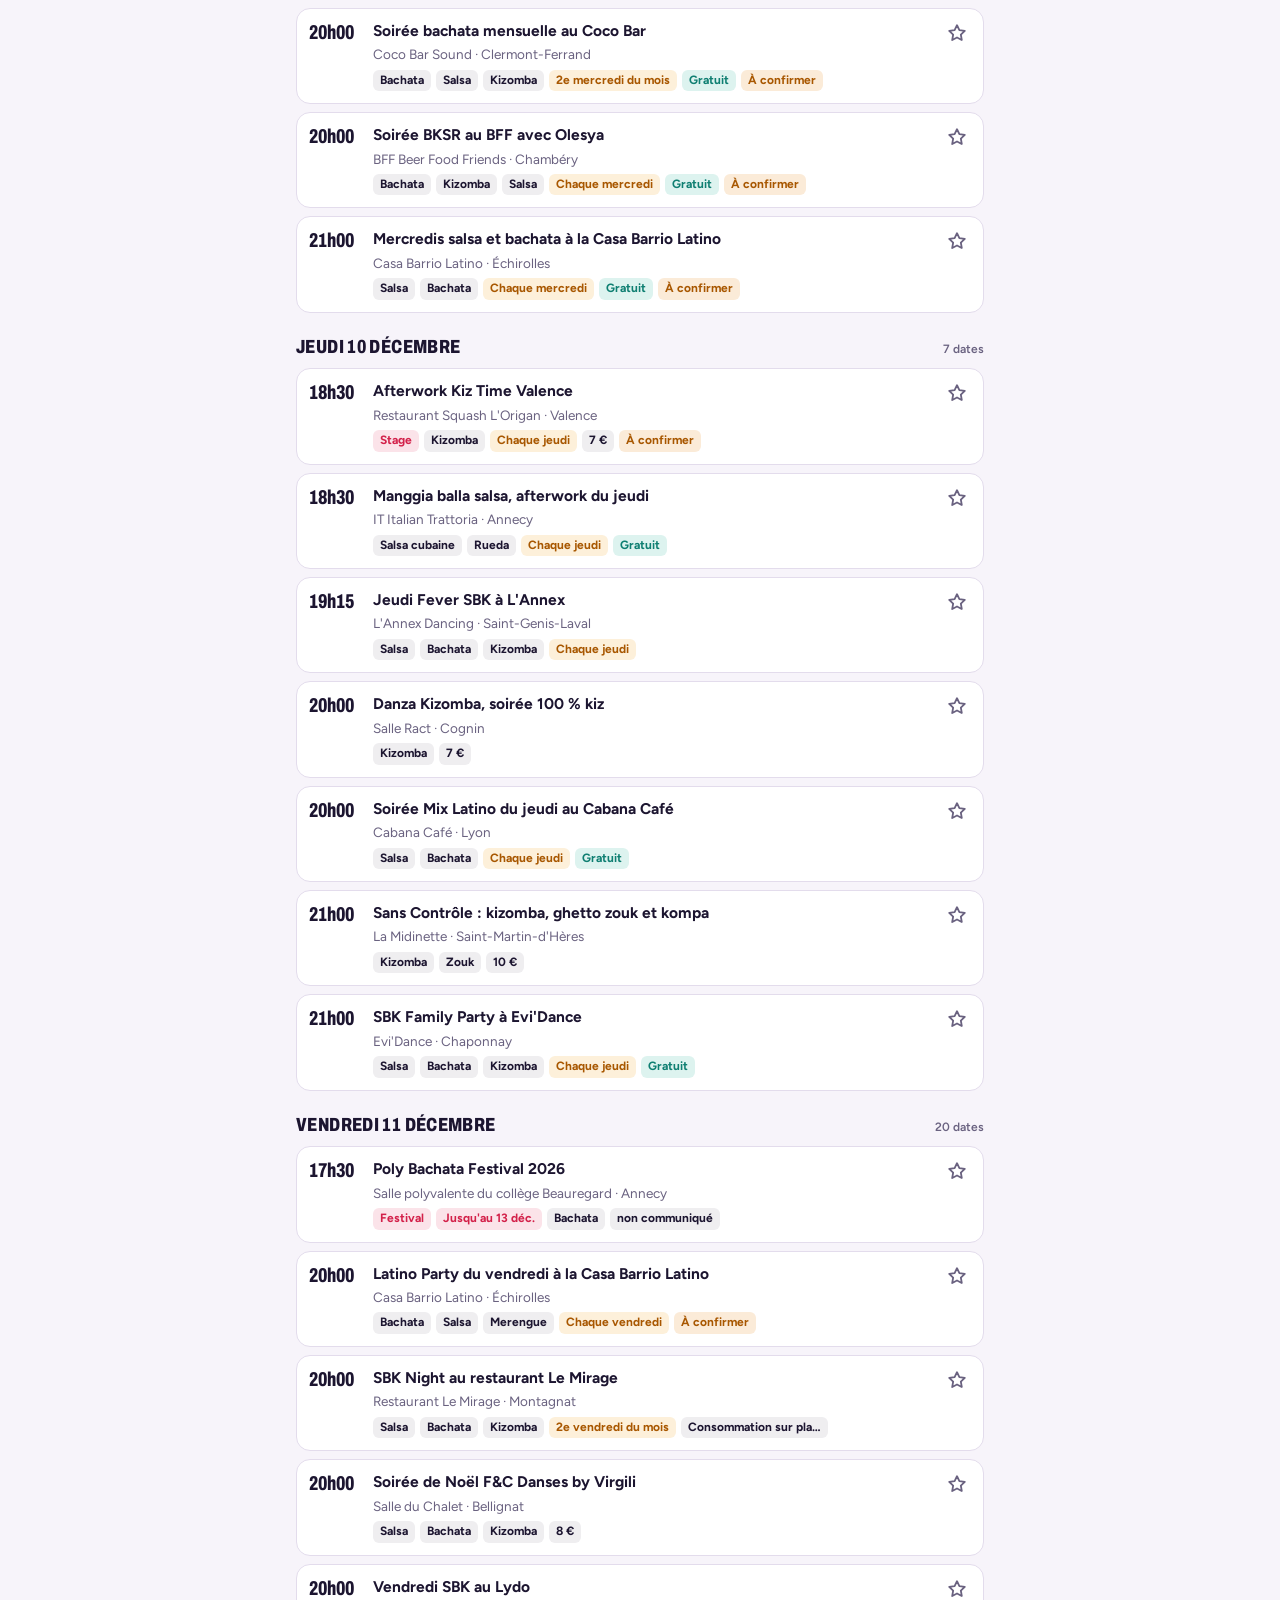
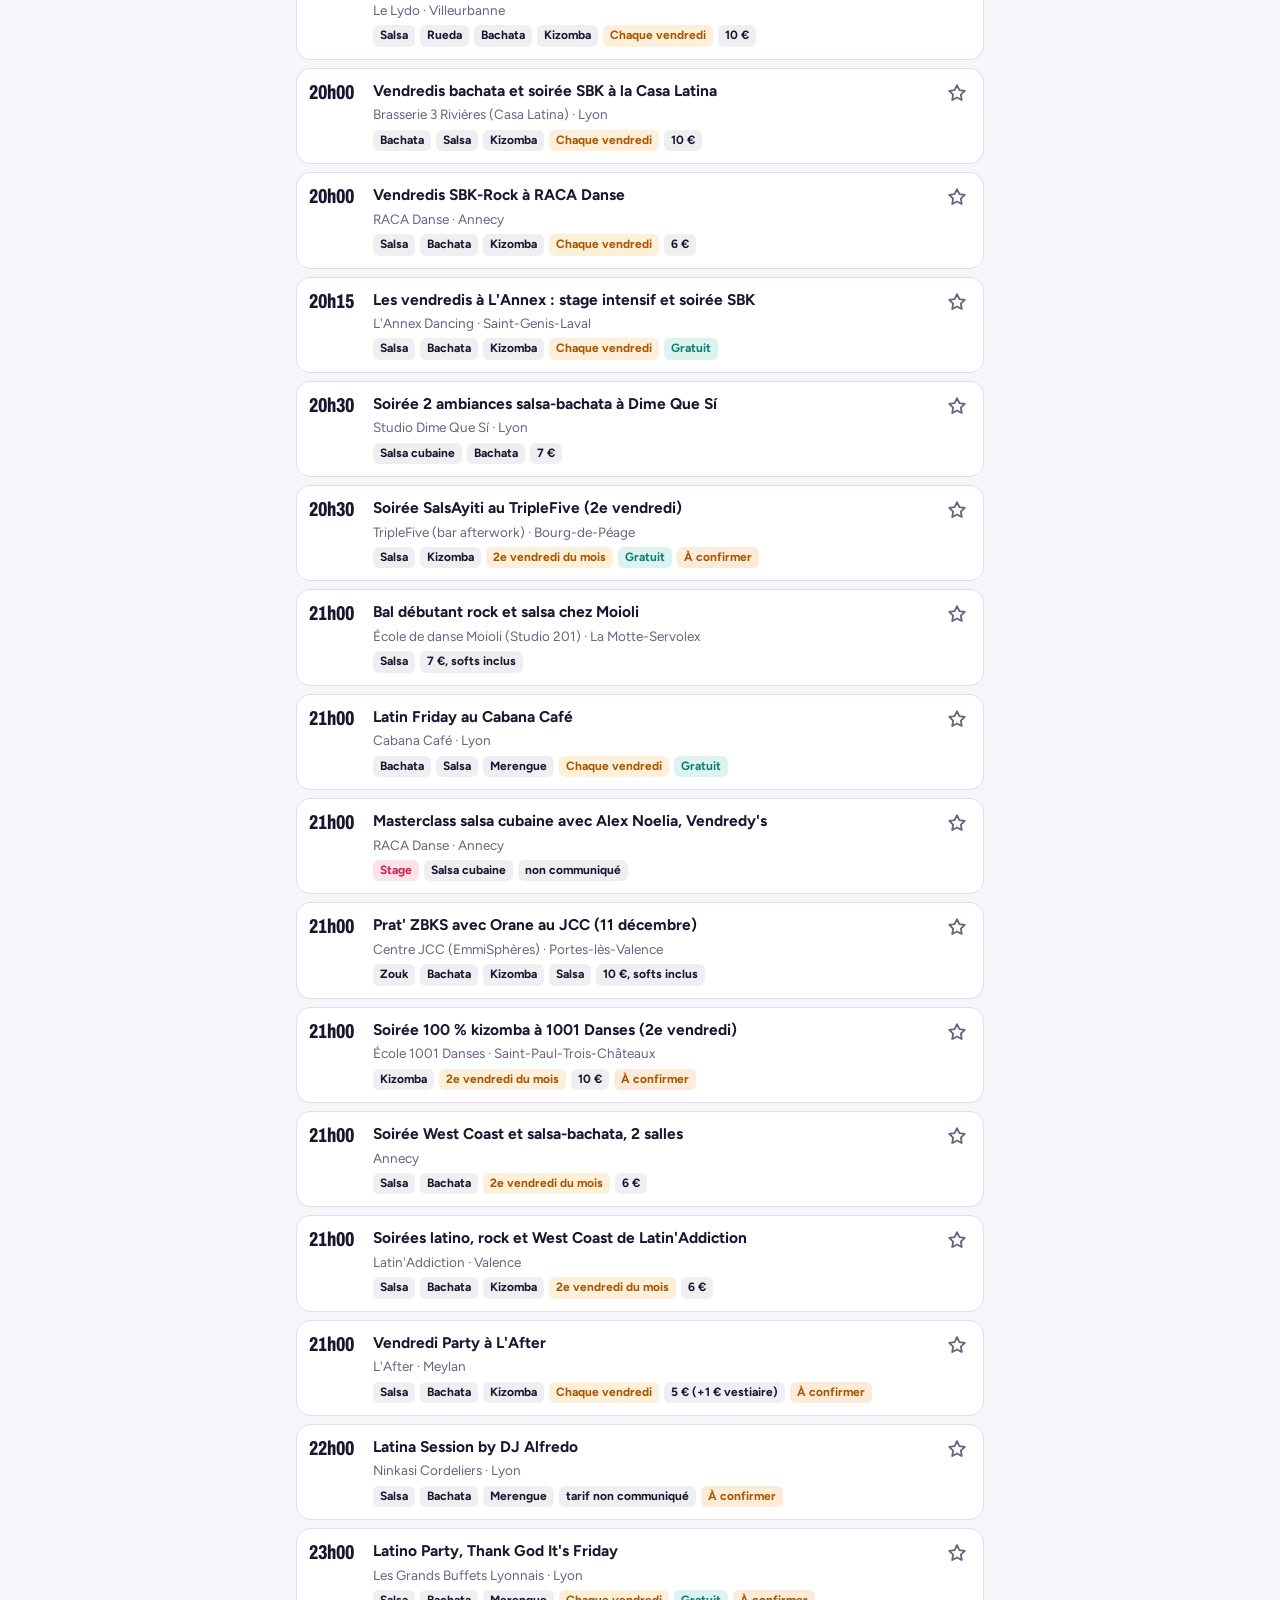
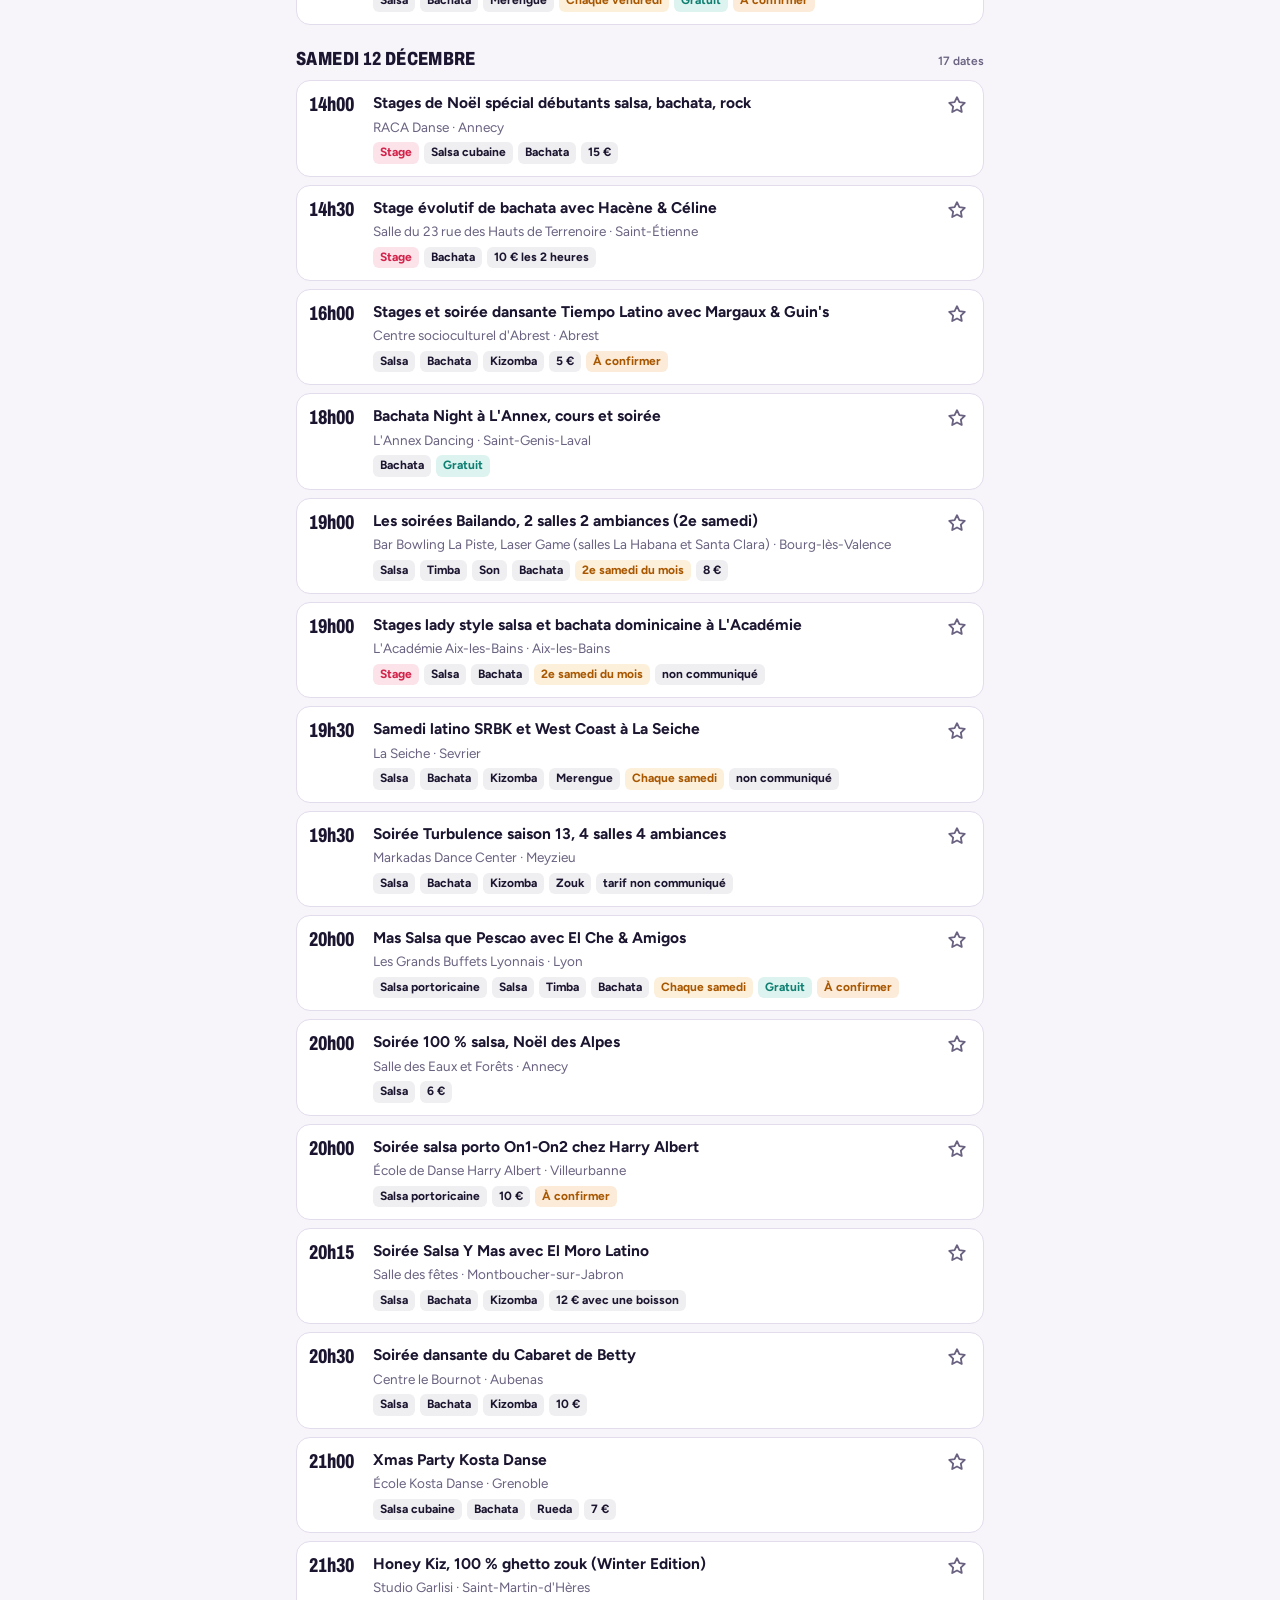
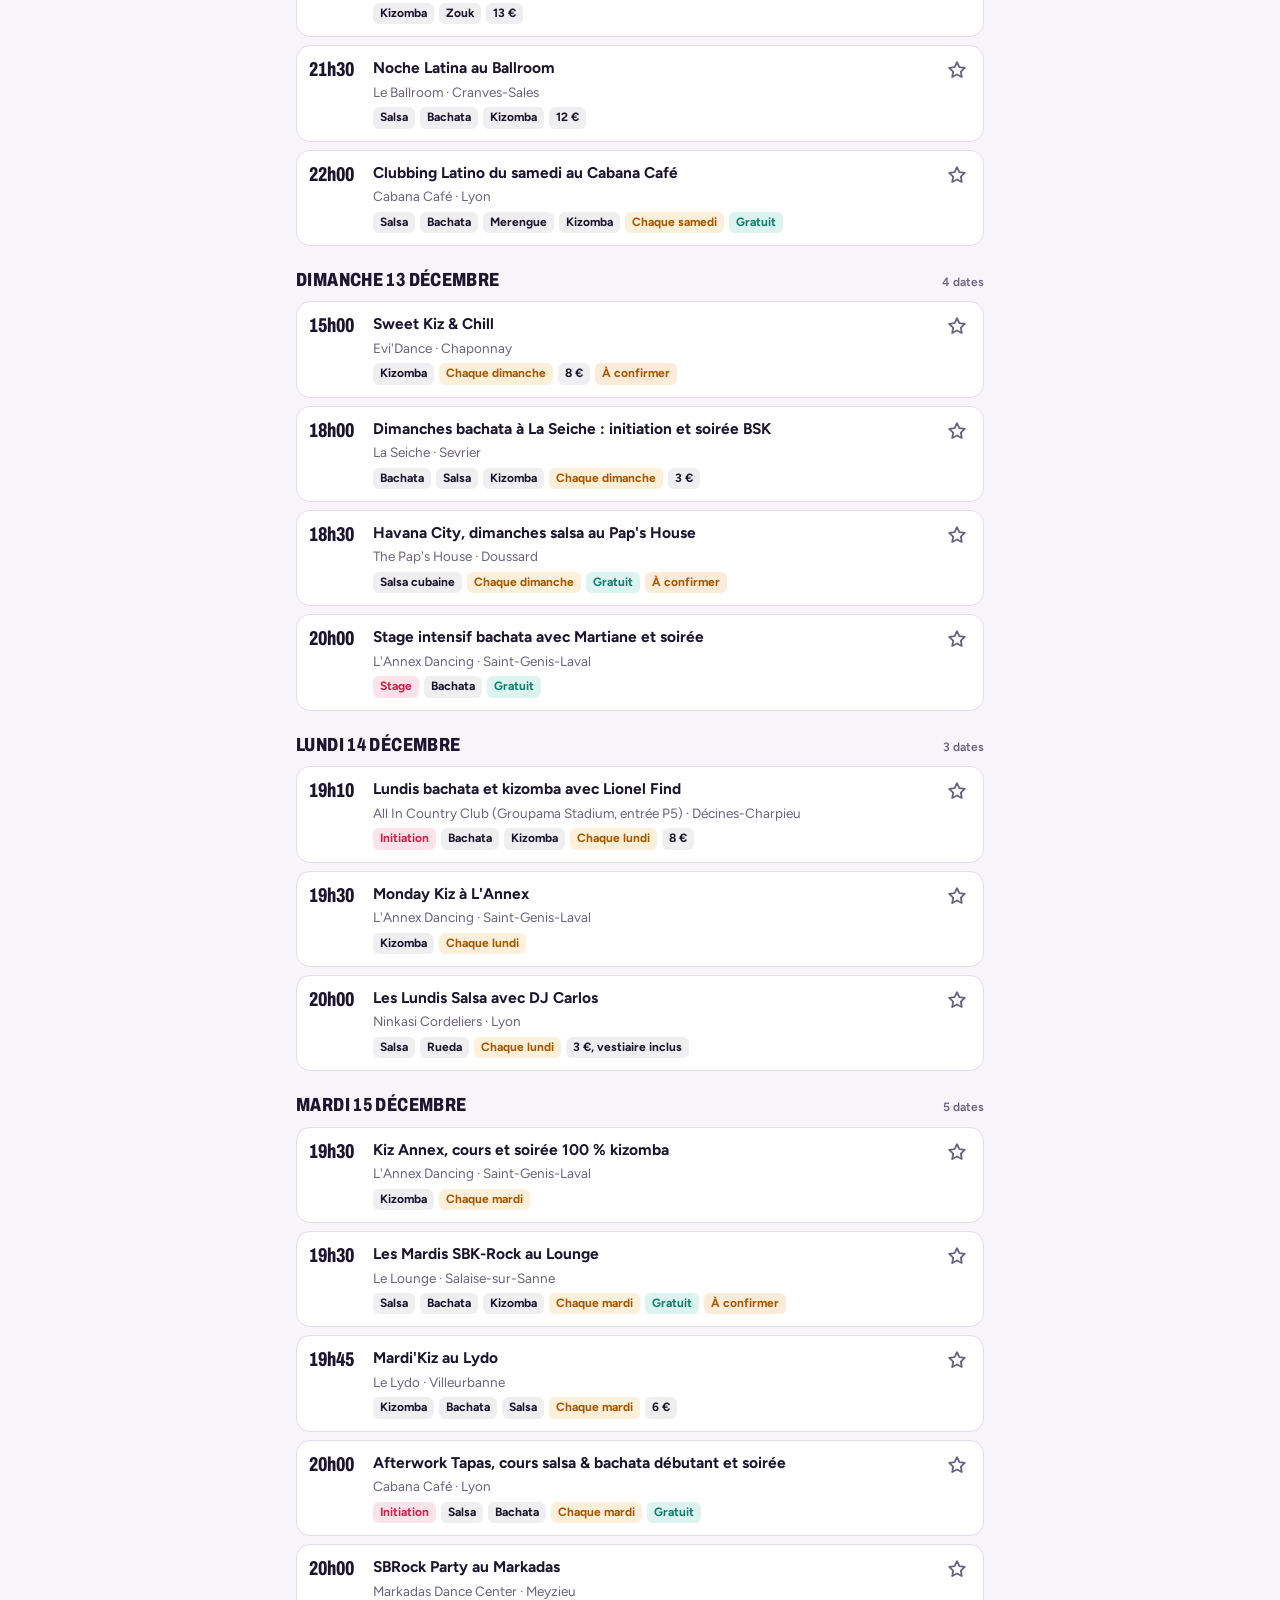
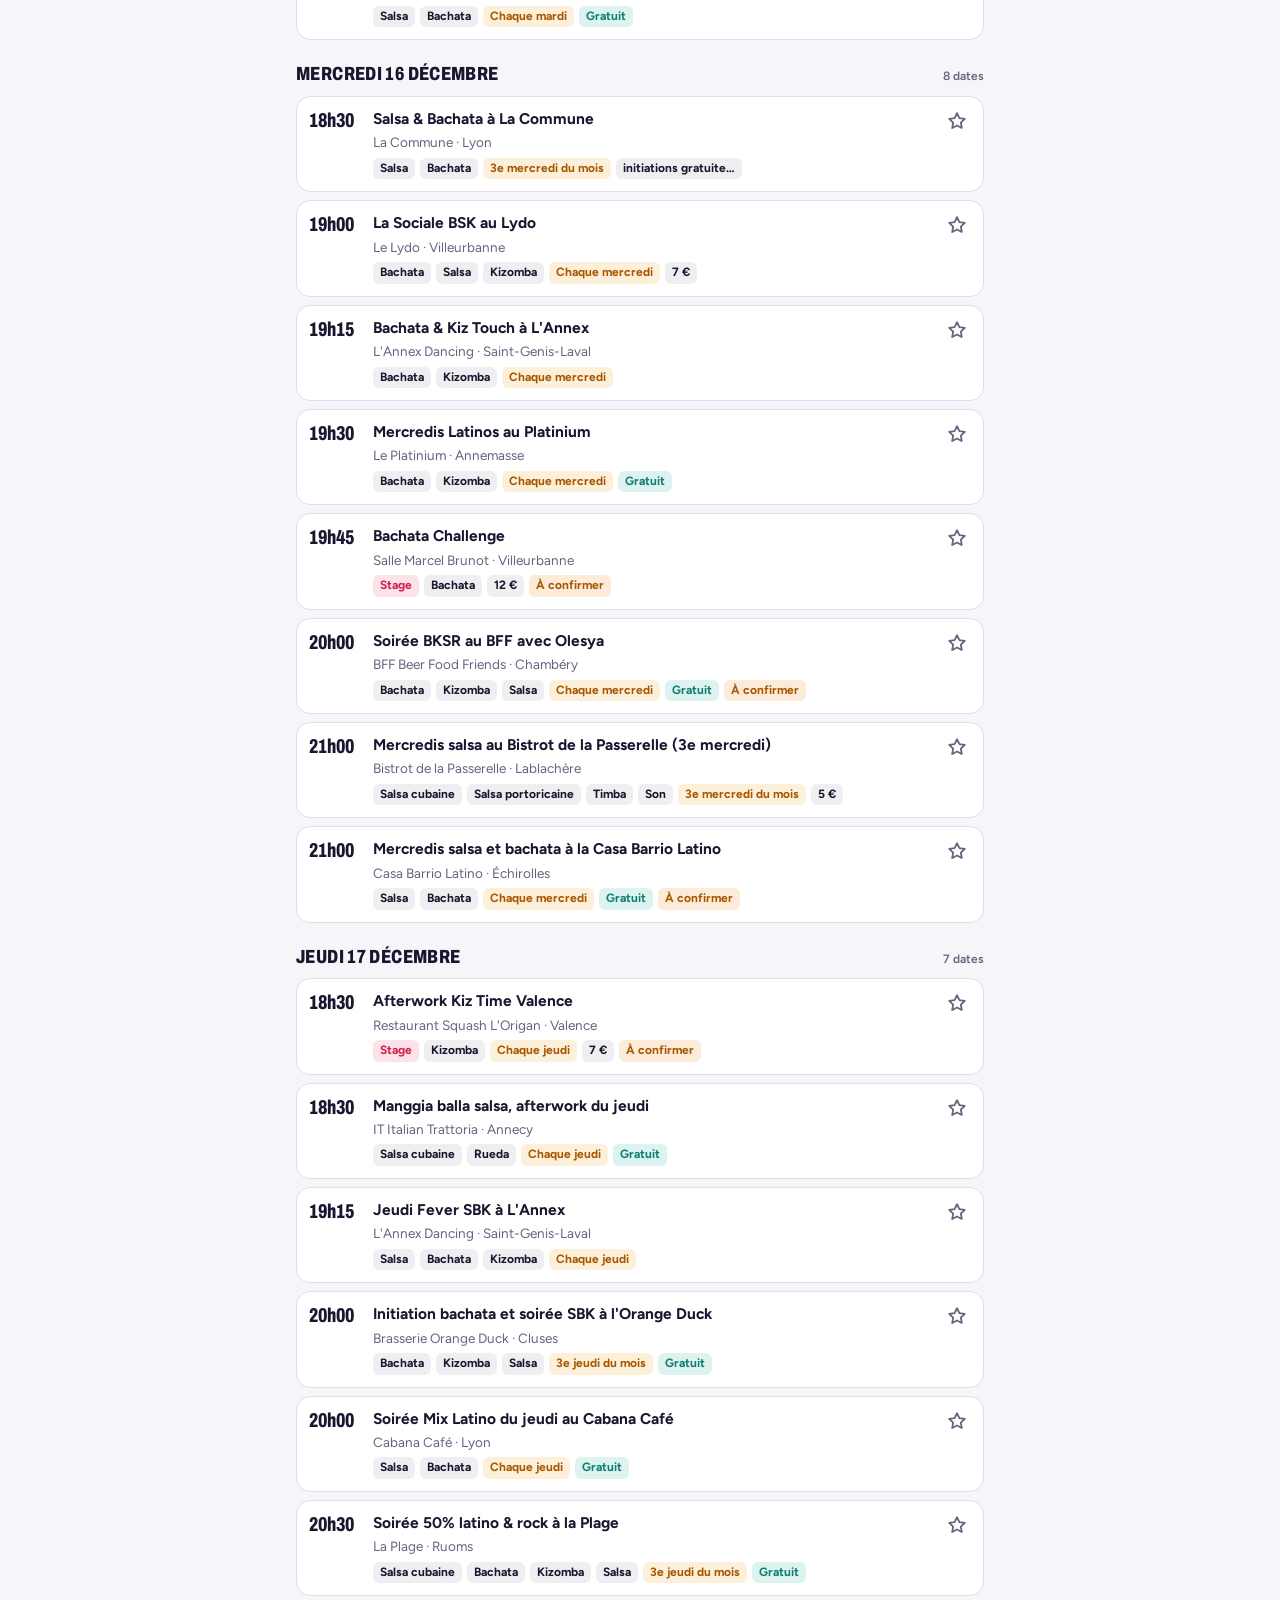
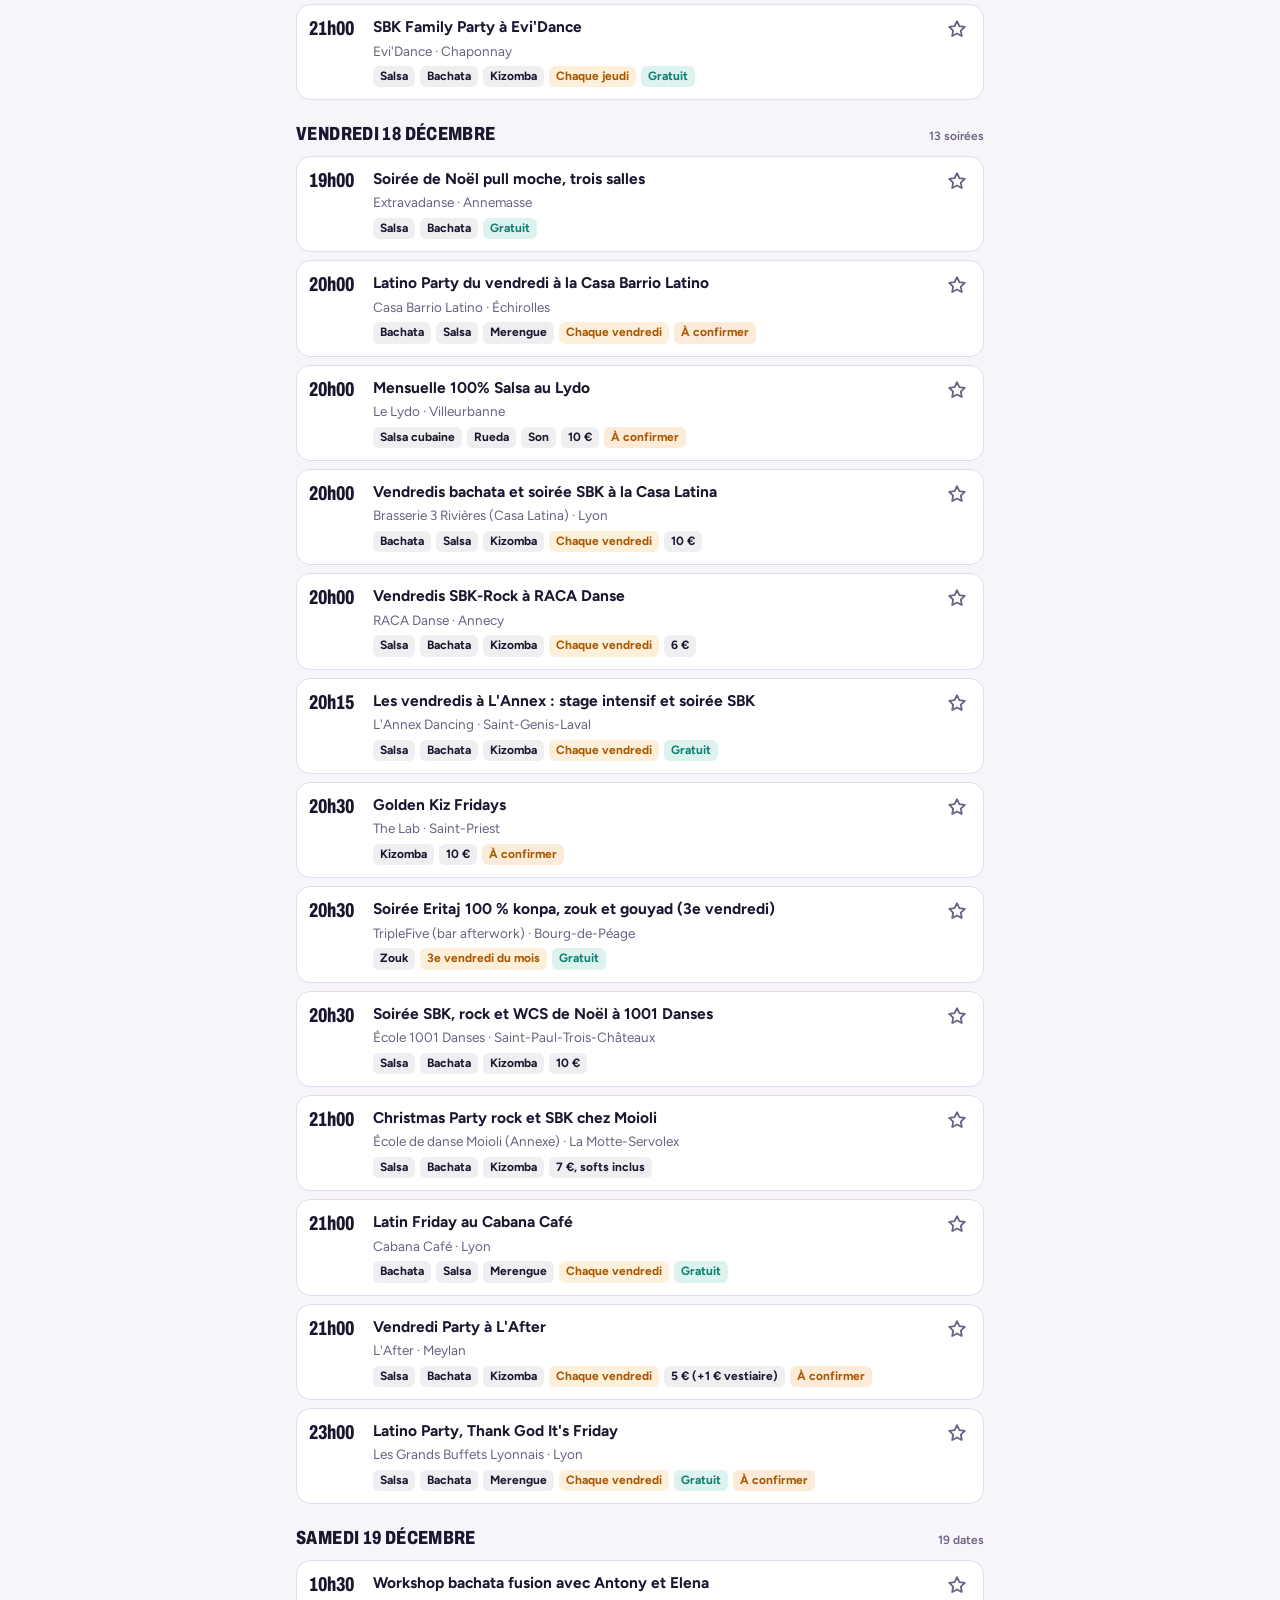
<file: clave-salsa/index.html>
<!doctype html>
<html lang="fr">
<head>
<meta charset="utf-8">
<meta name="viewport" content="width=device-width, initial-scale=1, viewport-fit=cover">
<title>Clave Salsa · soirées salsa en Auvergne-Rhône-Alpes et Île-de-France</title>
<meta name="description" content="Agenda, carte et statistiques des soirées, stages et festivals de salsa, bachata et kizomba en Auvergne-Rhône-Alpes et en Île-de-France, mis à jour chaque lundi.">
<meta name="theme-color" content="#F7F4FA" media="(prefers-color-scheme: light)">
<meta name="theme-color" content="#120D1C" media="(prefers-color-scheme: dark)">
<meta name="color-scheme" content="light dark">
<link rel="manifest" href="manifest.webmanifest">
<link rel="icon" href="icons/icon-192.png" type="image/png">
<link rel="apple-touch-icon" href="icons/apple-touch-icon.png">
<meta name="apple-mobile-web-app-capable" content="yes">
<meta name="mobile-web-app-capable" content="yes">
<meta name="apple-mobile-web-app-title" content="Clave Salsa">
<meta name="apple-mobile-web-app-status-bar-style" content="default">
<meta property="og:type" content="website">
<meta property="og:locale" content="fr_FR">
<meta property="og:title" content="Clave Salsa">
<meta property="og:description" content="Où danser la salsa, la bachata et la kizomba en Auvergne-Rhône-Alpes et en Île-de-France : agenda, carte et statistiques.">
<meta property="og:url" content="https://scarngone.github.io/clave-salsa/">
<meta property="og:image" content="https://scarngone.github.io/clave-salsa/icons/og-image.png">
<meta name="twitter:card" content="summary_large_image">
<link rel="preload" href="fonts/archivo-latin.woff2" as="font" type="font/woff2" crossorigin>
<link rel="stylesheet" href="vendor/leaflet.css">
<link rel="stylesheet" href="app.css">
</head>
<body>
<header class="top">
  <div class="wrap">
    <div class="brand">
      <h1>Clave <span>Salsa</span></h1>
      <div class="clave" aria-hidden="true"><i class="on"></i><i></i><i></i><i class="on"></i><i></i><i></i><i class="on"></i><i></i><i></i><i></i><i class="on"></i><i></i><i class="on"></i><i></i><i></i><i></i></div>
    </div>
    <button class="loc-btn" id="locBtn" aria-haspopup="dialog">
      <svg width="20" height="20" viewBox="0 0 24 24" fill="none" stroke="currentColor" stroke-width="2.2" stroke-linecap="round" stroke-linejoin="round" aria-hidden="true"><path d="M12 22s7-6.2 7-12a7 7 0 1 0-14 0c0 5.8 7 12 7 12z"/><circle cx="12" cy="10" r="2.6"/></svg>
      <span class="lbl"><small id="locKind">Région</small><b id="locName">Auvergne-Rhône-Alpes</b></span>
    </button>
    <button class="icon-btn info-btn" data-about aria-label="À propos et installation"><svg width="18" height="18" viewBox="0 0 24 24" fill="none" stroke="currentColor" stroke-width="2.2" stroke-linecap="round" aria-hidden="true"><circle cx="12" cy="12" r="9"/><path d="M12 11v6M12 7.5v.01"/></svg></button>
  </div>
</header>

<main class="wrap">
  <section class="view" id="view-agenda">
    <div class="install" id="installBanner" hidden></div>
    <label class="search" for="q">
      <svg width="18" height="18" viewBox="0 0 24 24" fill="none" stroke="currentColor" stroke-width="2.2" stroke-linecap="round" aria-hidden="true"><circle cx="11" cy="11" r="7"/><path d="m20 20-3.5-3.5"/></svg>
      <input id="q" type="search" placeholder="Soirée, lieu, école…" autocomplete="off" aria-label="Rechercher">
    </label>
    <div class="seg" id="whenSeg" role="group" aria-label="Période">
      <button data-when="weekend">Week-end</button><button data-when="7j">7 jours</button><button data-when="30j">30 jours</button><button data-when="tout">Tout</button>
    </div>
    <div class="chips" id="chips" role="group" aria-label="Filtres"></div>
    <div class="summary"><span id="summary"></span><button class="linkbtn" id="resetBtn" hidden>Effacer les filtres</button></div>
    <div id="list" style="display:flex;flex-direction:column;gap:14px"></div>
    <p class="note" id="dataNote"></p>
  </section>

  <section class="view" id="view-carte" hidden>
    <div class="summary"><span id="mapSummary"></span></div>
    <div id="map" role="region" aria-label="Carte des soirées"></div>
    <div class="city-panel" id="cityPanel"></div>
  </section>

  <section class="view" id="view-stats" hidden>
    <div id="stats" style="display:flex;flex-direction:column;gap:14px"></div>
  </section>

  <section class="view" id="view-favoris" hidden>
    <div id="favs" style="display:flex;flex-direction:column;gap:14px"></div>
  </section>
</main>

<nav class="tabs" aria-label="Sections">
  <div class="wrap">
    <button data-tab="agenda" aria-current="page"><svg viewBox="0 0 24 24" fill="none" stroke="currentColor" stroke-width="2" stroke-linecap="round" stroke-linejoin="round" aria-hidden="true"><rect x="3.5" y="5" width="17" height="15.5" rx="2.5"/><path d="M3.5 10h17M8 3v4M16 3v4"/></svg>Agenda</button>
    <button data-tab="carte"><svg viewBox="0 0 24 24" fill="none" stroke="currentColor" stroke-width="2" stroke-linecap="round" stroke-linejoin="round" aria-hidden="true"><path d="m9 4-5.5 2v14L9 18l6 2 5.5-2V4L15 6 9 4z"/><path d="M9 4v14M15 6v14"/></svg>Carte</button>
    <button data-tab="stats"><svg viewBox="0 0 24 24" fill="none" stroke="currentColor" stroke-width="2" stroke-linecap="round" stroke-linejoin="round" aria-hidden="true"><path d="M4 20h16"/><rect x="5.5" y="11" width="3" height="6" rx="1"/><rect x="10.5" y="6" width="3" height="11" rx="1"/><rect x="15.5" y="9" width="3" height="8" rx="1"/></svg>Stats</button>
    <button data-tab="favoris"><svg viewBox="0 0 24 24" fill="none" stroke="currentColor" stroke-width="2" stroke-linejoin="round" aria-hidden="true"><path d="m12 3.5 2.6 5.4 5.9.8-4.3 4.1 1 5.8L12 16.9l-5.2 2.7 1-5.8L3.5 9.7l5.9-.8L12 3.5z"/></svg>Favoris<span class="badge" id="favBadge" hidden>0</span></button>
  </div>
</nav>

<div class="backdrop" id="locSheet" hidden>
  <div class="sheet" role="dialog" aria-modal="true" aria-labelledby="locTitle">
    <div class="grab" aria-hidden="true"></div>
    <div class="sheet-head"><h2 id="locTitle">Où veux-tu danser ?</h2><button class="icon-btn" data-close aria-label="Fermer"><svg width="16" height="16" viewBox="0 0 24 24" fill="none" stroke="currentColor" stroke-width="2.5" stroke-linecap="round" aria-hidden="true"><path d="M6 6l12 12M18 6 6 18"/></svg></button></div>
    <div class="seg" id="modeSeg" role="group" aria-label="Échelle">
      <button data-mode="region">Région</button><button data-mode="dept">Département</button><button data-mode="city">Ville</button>
    </div>
    <div id="locBody" style="display:flex;flex-direction:column;gap:12px"></div>
  </div>
</div>

<div class="backdrop" id="evSheet" hidden>
  <div class="sheet" role="dialog" aria-modal="true" aria-labelledby="evTitle" id="evBody"></div>
</div>

<div class="backdrop" id="aboutSheet" hidden>
  <div class="sheet" role="dialog" aria-modal="true" aria-labelledby="aboutTitle">
    <div class="grab" aria-hidden="true"></div>
    <div class="sheet-head"><h2 id="aboutTitle">À propos</h2><button class="icon-btn" data-close aria-label="Fermer"><svg width="16" height="16" viewBox="0 0 24 24" fill="none" stroke="currentColor" stroke-width="2.5" stroke-linecap="round" aria-hidden="true"><path d="M6 6l12 12M18 6 6 18"/></svg></button></div>
    <p class="desc">Clave Salsa recense les soirées, stages, festivals et concerts de salsa, bachata et kizomba en Auvergne-Rhône-Alpes et en Île-de-France. Choisis une région, un département ou une ville, puis filtre par style et par date.</p>
    <div class="about">
      <section><h3>D'où viennent les infos</h3><p>Les <span id="aboutCount">événements</span> sont relevés sur des agendas publics (AIRDancia, Salsavida, HelloAsso, AllEvents, Fest.fr, Dance Events), sur les sites des écoles, bars et associations, et sur ceux des offices de tourisme. Chaque fiche renvoie vers l'annonce d'origine. Les soirées annoncées seulement sur Facebook ou Instagram n'y figurent pas.</p></section>
      <section><h3>Mise à jour</h3><p>Chaque lundi matin, les nouvelles dates sont ajoutées et les dates passées retirées. Dernière mise à jour : <b id="aboutUpd">inconnue</b>. Le badge <span class="tag warn">À confirmer</span> signale une source ancienne ou incomplète : vérifie auprès de l'organisateur avant de te déplacer.</p></section>
      <section><h3>Installer l'app</h3><p><b>Android</b> : dans Chrome, ouvre le menu ⋮ puis « Installer l'application » (ou « Ajouter à l'écran d'accueil »).<br><b>iPhone</b> : ouvre la page dans Safari, touche le bouton Partager puis « Sur l'écran d'accueil », en laissant « Ouvrir comme app web » activé. Chrome le permet aussi (Partager puis « Ajouter à l'écran d'accueil »). Brave ne propose pas cette option sur iPhone : copie le lien et ouvre-le dans Safari.<br>Une fois installée, l'app garde les dernières soirées chargées et fonctionne sans réseau.</p><div class="install-actions"><button class="btn primary" data-install id="aboutInstall">Installer maintenant</button><button class="btn" data-copy-link id="aboutCopy">Copier le lien</button></div></section>
      <section><h3>Tes données</h3><p>Pas de compte, pas de cookie, pas de mesure d'audience. Tes favoris et tes filtres restent enregistrés sur ton appareil.</p></section>
      <section><h3>Mentions</h3><p>Site personnel non commercial. Hébergement : GitHub Pages, GitHub Inc., 88 Colin P. Kelly Jr. Street, San Francisco, CA 94107, États-Unis.<br>Contours des départements : IGN Admin Express (Licence Ouverte). Communes : GeoNames (CC BY 4.0) et API Découpage administratif (geo.api.gouv.fr, Licence Ouverte). Carte : Leaflet. Polices : Archivo et Figtree (SIL Open Font License).</p></section>
    </div>
  </div>
</div>

<div class="toast" id="toast" hidden></div>

<script src="vendor/leaflet.js"></script>
<script src="app.js"></script>
</body>
</html>
</file>
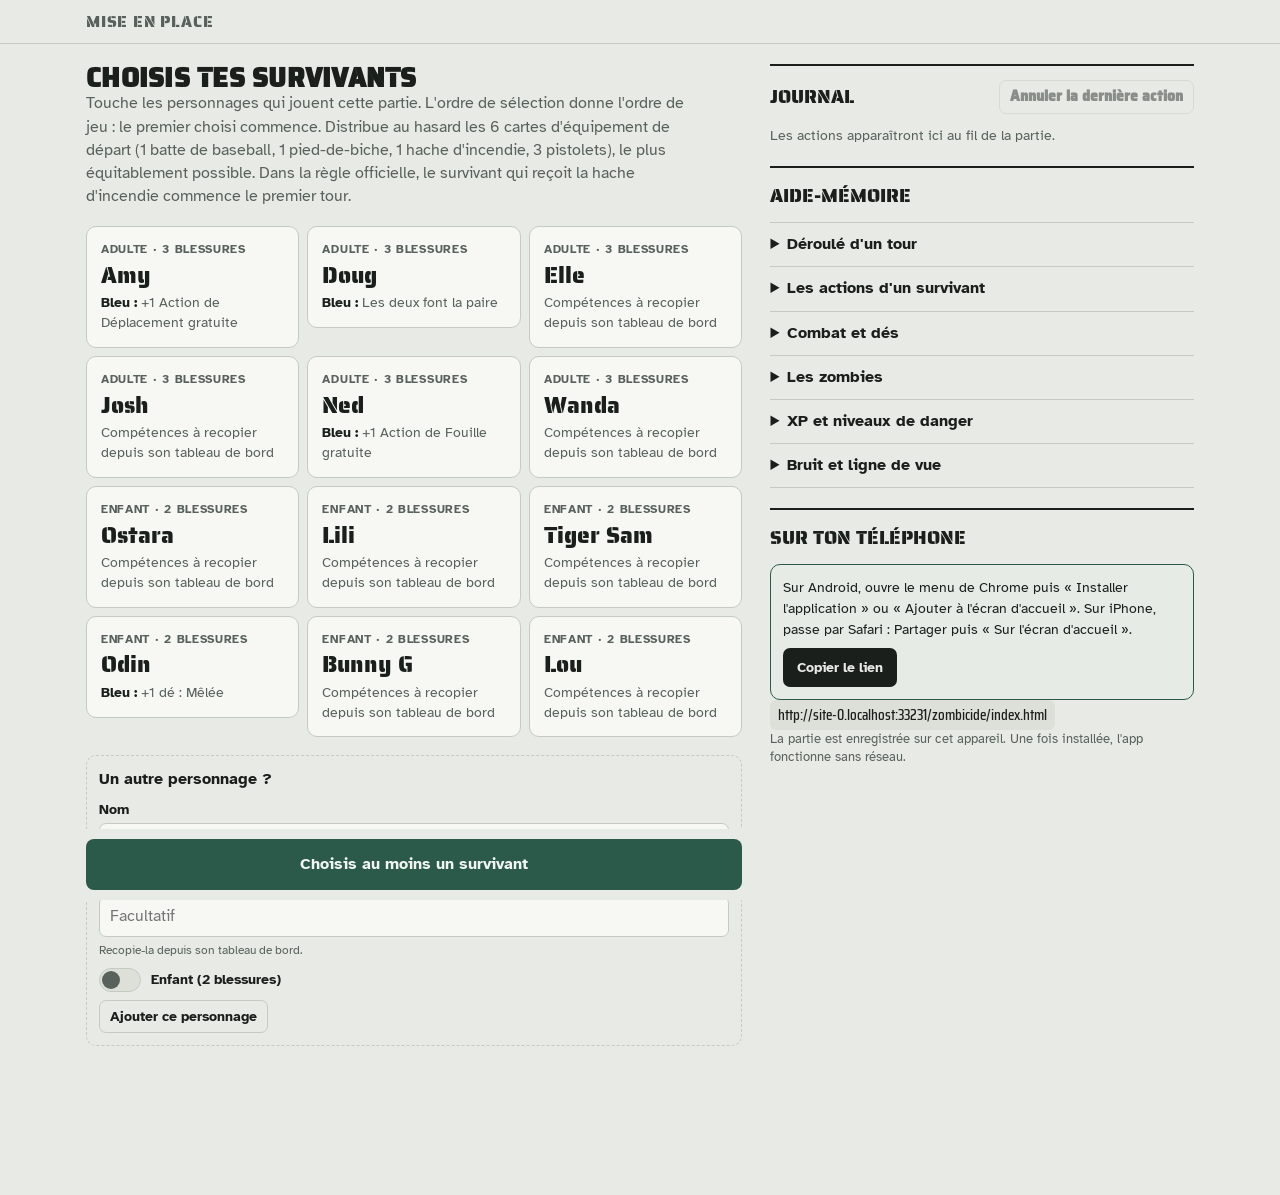
<file: zombicide/index.html>
<!doctype html>
<html lang="fr">
<head>
<meta charset="utf-8">
<meta name="viewport" content="width=device-width, initial-scale=1, viewport-fit=cover">
<title>Carnet de survie Zombicide</title>
<meta name="description" content="Suivi de partie pour Zombicide 2e édition : choix des survivants, actions possibles à chaque tour, XP, compétences, inventaire, blessures et aide-mémoire des règles.">
<meta name="theme-color" content="#E7EAE5" media="(prefers-color-scheme: light)">
<meta name="theme-color" content="#121614" media="(prefers-color-scheme: dark)">
<meta name="color-scheme" content="light dark">
<link rel="manifest" href="manifest.webmanifest">
<link rel="icon" href="icons/favicon-32.png" type="image/png" sizes="32x32">
<link rel="icon" href="icons/icon-192.png" type="image/png" sizes="192x192">
<link rel="apple-touch-icon" href="icons/apple-touch-icon.png">
<meta name="apple-mobile-web-app-capable" content="yes">
<meta name="mobile-web-app-capable" content="yes">
<meta name="apple-mobile-web-app-title" content="Carnet Zombicide">
<meta name="apple-mobile-web-app-status-bar-style" content="default">
<meta property="og:type" content="website">
<meta property="og:locale" content="fr_FR">
<meta property="og:title" content="Carnet de survie Zombicide">
<meta property="og:description" content="Suivi de partie pour Zombicide 2e édition : survivants, actions, XP, compétences et inventaire.">
<meta property="og:url" content="https://scarngone.github.io/zombicide/">
<meta property="og:image" content="https://scarngone.github.io/zombicide/icons/icon-512.png">
<link rel="preload" href="fonts/saira-stencil-one.woff2" as="font" type="font/woff2" crossorigin>
<link rel="preload" href="fonts/atkinson-400.woff2" as="font" type="font/woff2" crossorigin>
<link rel="stylesheet" href="app.css">
</head>
<body>
<header class="top">
  <div class="wrap top-in">
    <div class="brand"><span class="round-label" id="roundLabel">Tour</span><span class="round-num" id="roundNum"></span></div>
    <ol class="phases" id="phases" aria-label="Phases du tour"></ol>
    <span class="danger-pill lv0" id="dangerPill">Danger bleu</span>
  </div>
</header>

<main class="wrap layout">
  <div class="col-main">
    <section id="phasePanel" aria-live="polite"></section>
  </div>

  <aside class="col-side">
    <section class="side-sec" id="bilanSec" aria-labelledby="bilanT" hidden>
      <h2 class="side-title" id="bilanT">Bilan</h2>
      <div id="bilan"></div>
    </section>

    <section class="side-sec" id="teamSec" aria-labelledby="equipeT" hidden>
      <h2 class="side-title" id="equipeT">Équipe</h2>
      <div id="team"></div>
    </section>

    <section class="side-sec" aria-labelledby="journalT">
      <h2 class="side-title" id="journalT">Journal <button class="btn-ghost" id="undoBtn" data-act="undo">Annuler la dernière action</button></h2>
      <div id="journal"></div>
    </section>

    <section class="side-sec aide" aria-labelledby="aideT">
      <h2 class="side-title" id="aideT">Aide-mémoire</h2>
      <div>
        <details id="aide-tour">
          <summary>Déroulé d'un tour</summary>
          <div class="aide-body">
            <ol class="steps">
              <li><b>Joueurs.</b> En partant du premier joueur, chaque survivant dépense ses actions : 3 au départ, 4 dès le niveau jaune.</li>
              <li><b>Zombies, activation.</b> Chaque zombie attaque s'il partage la zone d'un survivant, sinon il avance d'une zone. Les coureurs recommencent ensuite.</li>
              <li><b>Zombies, apparition.</b> Une carte Zombie par zone d'apparition, lue à la couleur du niveau de danger.</li>
              <li><b>Fin du tour.</b> On retire les jetons Bruit et le jeton Premier joueur passe à gauche.</li>
            </ol>
          </div>
        </details>
        <details id="aide-actions">
          <summary>Les actions d'un survivant</summary>
          <div class="aide-body">
            <ul>
              <li><b>Se déplacer</b> : 1 action par zone, +1 action par zombie présent dans la zone que tu quittes.</li>
              <li><b>Fouiller</b> : une fois par tour, en bâtiment, sans zombie dans la zone.</li>
              <li><b>Ouvrir une porte</b> : avec un équipement à symbole porte. La première porte d'un bâtiment fait apparaître des zombies dans chacune de ses pièces.</li>
              <li><b>Corps à corps</b> : contre les zombies de ta zone, cibles au choix.</li>
              <li><b>Tir à distance</b> : vers une zone en ligne de vue, ordre des touches imposé.</li>
              <li><b>Prendre un objectif</b> : +5 XP.</li>
              <li><b>Réorganiser ou échanger</b> : avec un survivant de ta zone.</li>
              <li><b>Faire du bruit</b> : un jeton Bruit dans ta zone.</li>
              <li><b>Ne rien faire</b> : tu termines ton tour, les actions restantes sont perdues.</li>
            </ul>
          </div>
        </details>
        <details id="aide-combat">
          <summary>Combat et dés</summary>
          <div class="aide-body">
            <ul>
              <li>Chaque arme indique sa portée, son nombre de dés, sa précision et ses dégâts.</li>
              <li>Un dé égal ou supérieur à la précision fait une touche.</li>
              <li>Une touche n'élimine un zombie que si les dégâts de l'arme atteignent sa résistance.</li>
              <li>Au corps à corps, tu répartis les touches librement.</li>
              <li>À distance, les touches suivent l'ordre : brutes et abominations, puis marcheurs, puis coureurs. Les dés ratés touchent les autres survivants de la zone visée.</li>
              <li>Deux armes identiques avec le symbole double s'utilisent ensemble pour une seule action.</li>
            </ul>
          </div>
        </details>
        <details id="aide-zombies">
          <summary>Les zombies</summary>
          <div class="aide-body">
            <div class="tbl-wrap">
              <table>
                <thead><tr><th>Type</th><th class="n">Actions</th><th class="n">Dégâts requis</th><th class="n">XP</th></tr></thead>
                <tbody>
                  <tr><td>Marcheur</td><td class="n">1</td><td class="n">1</td><td class="n">1</td></tr>
                  <tr><td>Coureur</td><td class="n">2</td><td class="n">1</td><td class="n">1</td></tr>
                  <tr><td>Brute</td><td class="n">1</td><td class="n">2</td><td class="n">1</td></tr>
                  <tr><td>Abomination</td><td class="n">1</td><td class="n">3</td><td class="n">5</td></tr>
                </tbody>
              </table>
            </div>
            <p>Chaque attaque de zombie inflige 1 blessure. À 3 blessures (2 pour un enfant), le survivant quitte la partie.</p>
          </div>
        </details>
        <details id="aide-xp">
          <summary>XP et niveaux de danger</summary>
          <div class="aide-body">
            <div class="tbl-wrap">
              <table>
                <thead><tr><th>Niveau</th><th class="n">XP</th><th>Effet</th></tr></thead>
                <tbody>
                  <tr><td><span class="sw lv0"></span>Bleu</td><td class="n">0 à 6</td><td>Compétence de départ</td></tr>
                  <tr><td><span class="sw lv1"></span>Jaune</td><td class="n">7 à 18</td><td>+1 action</td></tr>
                  <tr><td><span class="sw lv2"></span>Orange</td><td class="n">19 à 42</td><td>1 compétence au choix parmi 2</td></tr>
                  <tr><td><span class="sw lv3"></span>Rouge</td><td class="n">43 et plus</td><td>1 compétence au choix parmi 3</td></tr>
                </tbody>
              </table>
            </div>
            <p>Le niveau de danger de la partie est celui du survivant le plus avancé. C'est lui qui fixe la ligne lue sur les cartes Zombie.</p>
          </div>
        </details>
        <details id="aide-bruit">
          <summary>Bruit et ligne de vue</summary>
          <div class="aide-body">
            <ul>
              <li>Une arme bruyante laisse un jeton Bruit à chaque attaque. Chaque survivant compte aussi comme un bruit.</li>
              <li>Un zombie qui voit des survivants va vers eux. Sinon, il va vers la zone la plus bruyante.</li>
              <li>Dans la rue, la vue porte en ligne droite. Dans un bâtiment, elle s'arrête aux pièces voisines reliées par une ouverture.</li>
              <li>Tous les jetons Bruit sont retirés à la fin du tour.</li>
            </ul>
          </div>
        </details>
      </div>
    </section>

    <section class="side-sec" id="appSec" aria-labelledby="appT" hidden>
      <h2 class="side-title" id="appT">Sur ton téléphone</h2>
      <div id="appBody"></div>
    </section>
  </aside>
</main>

<div class="toast" id="toast" role="status" aria-live="polite" hidden></div>
<script src="data.js"></script>
<script src="app.js"></script>
</body>
</html>
</file>
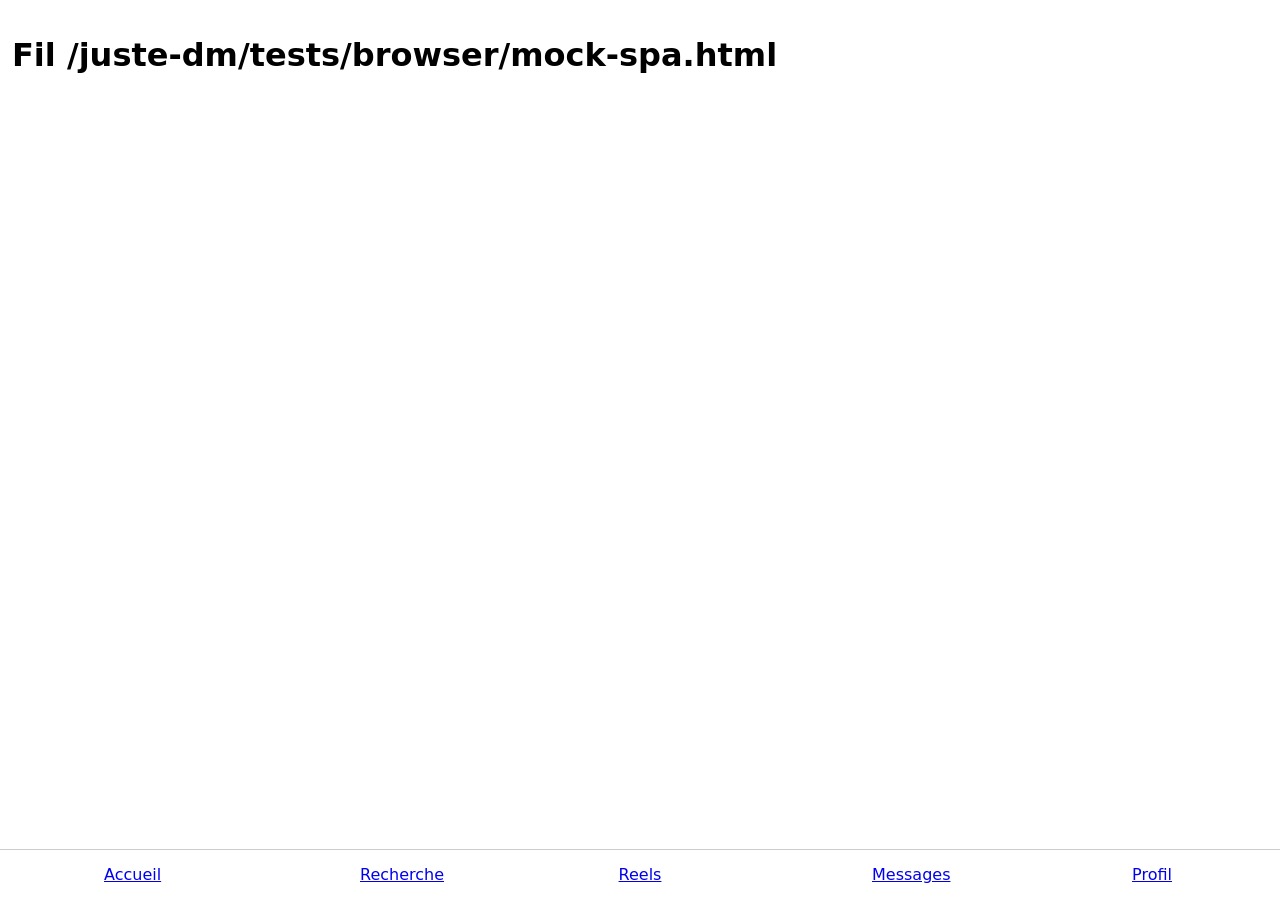
<file: juste-dm/tests/browser/mock-spa.html>
<!doctype html>
<html lang="fr">
<head>
<meta charset="utf-8">
<meta name="viewport" content="width=device-width, initial-scale=1">
<title>Maquette de messagerie</title>
<style>
  body { margin: 0; font: 16px/1.4 system-ui, sans-serif; }
  header { height: 44px; display: flex; align-items: center; justify-content: space-between; padding: 0 12px; border-bottom: 1px solid #ccc; }
  main { padding: 12px 12px 70px; display: grid; gap: 12px; }
  main a { display: block; padding: 8px 0; }
  nav#tabs { position: fixed; left: 0; right: 0; bottom: 0; height: 50px; display: flex; justify-content: space-around; align-items: center; border-top: 1px solid #ccc; background: #fff; }
  nav#tabs .tab { width: 48px; height: 48px; display: grid; place-items: center; }
</style>
</head>
<body>
<div id="root"></div>
<script>
// Maquette d'application monopage. Elle imite ce qui compte pour guard.js : des liens
// ordinaires, un seul gestionnaire de clics posé à la racine (comme React) et des
// changements d'adresse faits avec history.pushState, sans rechargement.
const root = document.getElementById('root');

const tabs = `
  <nav id="tabs">
    <div class="tab"><a href="/">Accueil</a></div>
    <div class="tab"><a href="/explore/">Recherche</a></div>
    <div class="tab"><a href="/reels/">Reels</a></div>
    <div class="tab"><a href="/direct/inbox/">Messages</a></div>
    <div class="tab"><a href="/monpseudo/">Profil</a></div>
  </nav>`;

function view(path) {
  if (path === '/direct/inbox/') {
    return `
      <header>
        <a id="logo" href="/">Logo</a>
        <a id="back" href="/">Retour</a>
        <span id="me">monpseudo</span>
        <a id="new" href="/direct/new/">Nouveau</a>
      </header>
      <main>
        <a class="thread" id="thread-1" href="/direct/t/1/">Alice</a>
        <a class="thread" id="thread-2" href="/direct/t/2/">Bob</a>
      </main>${tabs}`;
  }
  if (path.startsWith('/direct/t/')) {
    return `
      <header>
        <a id="back" href="/direct/inbox/">Retour</a>
        <a id="profile" href="/alice/">Alice</a>
      </header>
      <main>
        <p id="message">Salut, regarde ça</p>
        <a id="post" href="/p/ABC/">Publication reçue</a>
        <a id="reel" href="/reel/XYZ/">Reel reçu</a>
        <a id="ext" href="https://l.instagram.com/?u=https%3A%2F%2Fexample.com%2F" target="_blank">Lien reçu</a>
        <a id="fake-button" href="javascript:void(0)">Bouton déguisé</a>
        <input id="composer" placeholder="Votre message">
      </main>`;
  }
  if (path.startsWith('/p/')) {
    return `
      <header>
        <a id="back" href="/direct/t/1/">Retour</a>
        <a id="author" href="/alice/">alice</a>
      </header>
      <main>
        <p id="post-body">Publication ${path}</p>
        <a id="next-image" href="/p/ABC/?img_index=2">Image suivante</a>
        <a id="more" href="/p/DEF/">Autre publication</a>
      </main>${tabs}`;
  }
  return `<main><h1 id="feed">Fil ${path}</h1></main>${tabs}`;
}

function render() {
  root.innerHTML = view(location.pathname);
}

root.addEventListener('click', (event) => {
  const anchor = event.target.closest('a[href]');
  if (!anchor || anchor.target === '_blank') return;
  window.__reached = (window.__reached || []).concat(anchor.id || anchor.getAttribute('href'));
  if (anchor.getAttribute('href').startsWith('javascript:')) return;
  event.preventDefault();
  history.pushState({}, '', anchor.getAttribute('href'));
  render();
});
window.addEventListener('popstate', render);
render();
</script>
</body>
</html>
</file>
<file: clave-salsa/vendor/leaflet.css>
/* required styles */

.leaflet-pane,
.leaflet-tile,
.leaflet-marker-icon,
.leaflet-marker-shadow,
.leaflet-tile-container,
.leaflet-pane > svg,
.leaflet-pane > canvas,
.leaflet-zoom-box,
.leaflet-image-layer,
.leaflet-layer {
	position: absolute;
	left: 0;
	top: 0;
	}
.leaflet-container {
	overflow: hidden;
	}
.leaflet-tile,
.leaflet-marker-icon,
.leaflet-marker-shadow {
	-webkit-user-select: none;
	   -moz-user-select: none;
	        user-select: none;
	  -webkit-user-drag: none;
	}
/* Prevents IE11 from highlighting tiles in blue */
.leaflet-tile::selection {
	background: transparent;
}
/* Safari renders non-retina tile on retina better with this, but Chrome is worse */
.leaflet-safari .leaflet-tile {
	image-rendering: -webkit-optimize-contrast;
	}
/* hack that prevents hw layers "stretching" when loading new tiles */
.leaflet-safari .leaflet-tile-container {
	width: 1600px;
	height: 1600px;
	-webkit-transform-origin: 0 0;
	}
.leaflet-marker-icon,
.leaflet-marker-shadow {
	display: block;
	}
/* .leaflet-container svg: reset svg max-width decleration shipped in Joomla! (joomla.org) 3.x */
/* .leaflet-container img: map is broken in FF if you have max-width: 100% on tiles */
.leaflet-container .leaflet-overlay-pane svg {
	max-width: none !important;
	max-height: none !important;
	}
.leaflet-container .leaflet-marker-pane img,
.leaflet-container .leaflet-shadow-pane img,
.leaflet-container .leaflet-tile-pane img,
.leaflet-container img.leaflet-image-layer,
.leaflet-container .leaflet-tile {
	max-width: none !important;
	max-height: none !important;
	width: auto;
	padding: 0;
	}

.leaflet-container img.leaflet-tile {
	/* See: https://bugs.chromium.org/p/chromium/issues/detail?id=600120 */
	mix-blend-mode: plus-lighter;
}

.leaflet-container.leaflet-touch-zoom {
	-ms-touch-action: pan-x pan-y;
	touch-action: pan-x pan-y;
	}
.leaflet-container.leaflet-touch-drag {
	-ms-touch-action: pinch-zoom;
	/* Fallback for FF which doesn't support pinch-zoom */
	touch-action: none;
	touch-action: pinch-zoom;
}
.leaflet-container.leaflet-touch-drag.leaflet-touch-zoom {
	-ms-touch-action: none;
	touch-action: none;
}
.leaflet-container {
	-webkit-tap-highlight-color: transparent;
}
.leaflet-container a {
	-webkit-tap-highlight-color: rgba(51, 181, 229, 0.4);
}
.leaflet-tile {
	filter: inherit;
	visibility: hidden;
	}
.leaflet-tile-loaded {
	visibility: inherit;
	}
.leaflet-zoom-box {
	width: 0;
	height: 0;
	-moz-box-sizing: border-box;
	     box-sizing: border-box;
	z-index: 800;
	}
/* workaround for https://bugzilla.mozilla.org/show_bug.cgi?id=888319 */
.leaflet-overlay-pane svg {
	-moz-user-select: none;
	}

.leaflet-pane         { z-index: 400; }

.leaflet-tile-pane    { z-index: 200; }
.leaflet-overlay-pane { z-index: 400; }
.leaflet-shadow-pane  { z-index: 500; }
.leaflet-marker-pane  { z-index: 600; }
.leaflet-tooltip-pane   { z-index: 650; }
.leaflet-popup-pane   { z-index: 700; }

.leaflet-map-pane canvas { z-index: 100; }
.leaflet-map-pane svg    { z-index: 200; }

.leaflet-vml-shape {
	width: 1px;
	height: 1px;
	}
.lvml {
	behavior: url(#default#VML);
	display: inline-block;
	position: absolute;
	}


/* control positioning */

.leaflet-control {
	position: relative;
	z-index: 800;
	pointer-events: visiblePainted; /* IE 9-10 doesn't have auto */
	pointer-events: auto;
	}
.leaflet-top,
.leaflet-bottom {
	position: absolute;
	z-index: 1000;
	pointer-events: none;
	}
.leaflet-top {
	top: 0;
	}
.leaflet-right {
	right: 0;
	}
.leaflet-bottom {
	bottom: 0;
	}
.leaflet-left {
	left: 0;
	}
.leaflet-control {
	float: left;
	clear: both;
	}
.leaflet-right .leaflet-control {
	float: right;
	}
.leaflet-top .leaflet-control {
	margin-top: 10px;
	}
.leaflet-bottom .leaflet-control {
	margin-bottom: 10px;
	}
.leaflet-left .leaflet-control {
	margin-left: 10px;
	}
.leaflet-right .leaflet-control {
	margin-right: 10px;
	}


/* zoom and fade animations */

.leaflet-fade-anim .leaflet-popup {
	opacity: 0;
	-webkit-transition: opacity 0.2s linear;
	   -moz-transition: opacity 0.2s linear;
	        transition: opacity 0.2s linear;
	}
.leaflet-fade-anim .leaflet-map-pane .leaflet-popup {
	opacity: 1;
	}
.leaflet-zoom-animated {
	-webkit-transform-origin: 0 0;
	    -ms-transform-origin: 0 0;
	        transform-origin: 0 0;
	}
svg.leaflet-zoom-animated {
	will-change: transform;
}

.leaflet-zoom-anim .leaflet-zoom-animated {
	-webkit-transition: -webkit-transform 0.25s cubic-bezier(0,0,0.25,1);
	   -moz-transition:    -moz-transform 0.25s cubic-bezier(0,0,0.25,1);
	        transition:         transform 0.25s cubic-bezier(0,0,0.25,1);
	}
.leaflet-zoom-anim .leaflet-tile,
.leaflet-pan-anim .leaflet-tile {
	-webkit-transition: none;
	   -moz-transition: none;
	        transition: none;
	}

.leaflet-zoom-anim .leaflet-zoom-hide {
	visibility: hidden;
	}


/* cursors */

.leaflet-interactive {
	cursor: pointer;
	}
.leaflet-grab {
	cursor: -webkit-grab;
	cursor:    -moz-grab;
	cursor:         grab;
	}
.leaflet-crosshair,
.leaflet-crosshair .leaflet-interactive {
	cursor: crosshair;
	}
.leaflet-popup-pane,
.leaflet-control {
	cursor: auto;
	}
.leaflet-dragging .leaflet-grab,
.leaflet-dragging .leaflet-grab .leaflet-interactive,
.leaflet-dragging .leaflet-marker-draggable {
	cursor: move;
	cursor: -webkit-grabbing;
	cursor:    -moz-grabbing;
	cursor:         grabbing;
	}

/* marker & overlays interactivity */
.leaflet-marker-icon,
.leaflet-marker-shadow,
.leaflet-image-layer,
.leaflet-pane > svg path,
.leaflet-tile-container {
	pointer-events: none;
	}

.leaflet-marker-icon.leaflet-interactive,
.leaflet-image-layer.leaflet-interactive,
.leaflet-pane > svg path.leaflet-interactive,
svg.leaflet-image-layer.leaflet-interactive path {
	pointer-events: visiblePainted; /* IE 9-10 doesn't have auto */
	pointer-events: auto;
	}

/* visual tweaks */

.leaflet-container {
	background: #ddd;
	outline-offset: 1px;
	}
.leaflet-container a {
	color: #0078A8;
	}
.leaflet-zoom-box {
	border: 2px dotted #38f;
	background: rgba(255,255,255,0.5);
	}


/* general typography */
.leaflet-container {
	font-family: "Helvetica Neue", Arial, Helvetica, sans-serif;
	font-size: 12px;
	font-size: 0.75rem;
	line-height: 1.5;
	}


/* general toolbar styles */

.leaflet-bar {
	box-shadow: 0 1px 5px rgba(0,0,0,0.65);
	border-radius: 4px;
	}
.leaflet-bar a {
	background-color: #fff;
	border-bottom: 1px solid #ccc;
	width: 26px;
	height: 26px;
	line-height: 26px;
	display: block;
	text-align: center;
	text-decoration: none;
	color: black;
	}
.leaflet-bar a,
.leaflet-control-layers-toggle {
	background-position: 50% 50%;
	background-repeat: no-repeat;
	display: block;
	}
.leaflet-bar a:hover,
.leaflet-bar a:focus {
	background-color: #f4f4f4;
	}
.leaflet-bar a:first-child {
	border-top-left-radius: 4px;
	border-top-right-radius: 4px;
	}
.leaflet-bar a:last-child {
	border-bottom-left-radius: 4px;
	border-bottom-right-radius: 4px;
	border-bottom: none;
	}
.leaflet-bar a.leaflet-disabled {
	cursor: default;
	background-color: #f4f4f4;
	color: #bbb;
	}

.leaflet-touch .leaflet-bar a {
	width: 30px;
	height: 30px;
	line-height: 30px;
	}
.leaflet-touch .leaflet-bar a:first-child {
	border-top-left-radius: 2px;
	border-top-right-radius: 2px;
	}
.leaflet-touch .leaflet-bar a:last-child {
	border-bottom-left-radius: 2px;
	border-bottom-right-radius: 2px;
	}

/* zoom control */

.leaflet-control-zoom-in,
.leaflet-control-zoom-out {
	font: bold 18px 'Lucida Console', Monaco, monospace;
	text-indent: 1px;
	}

.leaflet-touch .leaflet-control-zoom-in, .leaflet-touch .leaflet-control-zoom-out  {
	font-size: 22px;
	}


/* layers control */

.leaflet-control-layers {
	box-shadow: 0 1px 5px rgba(0,0,0,0.4);
	background: #fff;
	border-radius: 5px;
	}
.leaflet-control-layers-toggle {
	background-image: url(images/layers.png);
	width: 36px;
	height: 36px;
	}
.leaflet-retina .leaflet-control-layers-toggle {
	background-image: url(images/layers-2x.png);
	background-size: 26px 26px;
	}
.leaflet-touch .leaflet-control-layers-toggle {
	width: 44px;
	height: 44px;
	}
.leaflet-control-layers .leaflet-control-layers-list,
.leaflet-control-layers-expanded .leaflet-control-layers-toggle {
	display: none;
	}
.leaflet-control-layers-expanded .leaflet-control-layers-list {
	display: block;
	position: relative;
	}
.leaflet-control-layers-expanded {
	padding: 6px 10px 6px 6px;
	color: #333;
	background: #fff;
	}
.leaflet-control-layers-scrollbar {
	overflow-y: scroll;
	overflow-x: hidden;
	padding-right: 5px;
	}
.leaflet-control-layers-selector {
	margin-top: 2px;
	position: relative;
	top: 1px;
	}
.leaflet-control-layers label {
	display: block;
	font-size: 13px;
	font-size: 1.08333em;
	}
.leaflet-control-layers-separator {
	height: 0;
	border-top: 1px solid #ddd;
	margin: 5px -10px 5px -6px;
	}

/* Default icon URLs */
.leaflet-default-icon-path { /* used only in path-guessing heuristic, see L.Icon.Default */
	background-image: url(images/marker-icon.png);
	}


/* attribution and scale controls */

.leaflet-container .leaflet-control-attribution {
	background: #fff;
	background: rgba(255, 255, 255, 0.8);
	margin: 0;
	}
.leaflet-control-attribution,
.leaflet-control-scale-line {
	padding: 0 5px;
	color: #333;
	line-height: 1.4;
	}
.leaflet-control-attribution a {
	text-decoration: none;
	}
.leaflet-control-attribution a:hover,
.leaflet-control-attribution a:focus {
	text-decoration: underline;
	}
.leaflet-attribution-flag {
	display: inline !important;
	vertical-align: baseline !important;
	width: 1em;
	height: 0.6669em;
	}
.leaflet-left .leaflet-control-scale {
	margin-left: 5px;
	}
.leaflet-bottom .leaflet-control-scale {
	margin-bottom: 5px;
	}
.leaflet-control-scale-line {
	border: 2px solid #777;
	border-top: none;
	line-height: 1.1;
	padding: 2px 5px 1px;
	white-space: nowrap;
	-moz-box-sizing: border-box;
	     box-sizing: border-box;
	background: rgba(255, 255, 255, 0.8);
	text-shadow: 1px 1px #fff;
	}
.leaflet-control-scale-line:not(:first-child) {
	border-top: 2px solid #777;
	border-bottom: none;
	margin-top: -2px;
	}
.leaflet-control-scale-line:not(:first-child):not(:last-child) {
	border-bottom: 2px solid #777;
	}

.leaflet-touch .leaflet-control-attribution,
.leaflet-touch .leaflet-control-layers,
.leaflet-touch .leaflet-bar {
	box-shadow: none;
	}
.leaflet-touch .leaflet-control-layers,
.leaflet-touch .leaflet-bar {
	border: 2px solid rgba(0,0,0,0.2);
	background-clip: padding-box;
	}


/* popup */

.leaflet-popup {
	position: absolute;
	text-align: center;
	margin-bottom: 20px;
	}
.leaflet-popup-content-wrapper {
	padding: 1px;
	text-align: left;
	border-radius: 12px;
	}
.leaflet-popup-content {
	margin: 13px 24px 13px 20px;
	line-height: 1.3;
	font-size: 13px;
	font-size: 1.08333em;
	min-height: 1px;
	}
.leaflet-popup-content p {
	margin: 17px 0;
	margin: 1.3em 0;
	}
.leaflet-popup-tip-container {
	width: 40px;
	height: 20px;
	position: absolute;
	left: 50%;
	margin-top: -1px;
	margin-left: -20px;
	overflow: hidden;
	pointer-events: none;
	}
.leaflet-popup-tip {
	width: 17px;
	height: 17px;
	padding: 1px;

	margin: -10px auto 0;
	pointer-events: auto;

	-webkit-transform: rotate(45deg);
	   -moz-transform: rotate(45deg);
	    -ms-transform: rotate(45deg);
	        transform: rotate(45deg);
	}
.leaflet-popup-content-wrapper,
.leaflet-popup-tip {
	background: white;
	color: #333;
	box-shadow: 0 3px 14px rgba(0,0,0,0.4);
	}
.leaflet-container a.leaflet-popup-close-button {
	position: absolute;
	top: 0;
	right: 0;
	border: none;
	text-align: center;
	width: 24px;
	height: 24px;
	font: 16px/24px Tahoma, Verdana, sans-serif;
	color: #757575;
	text-decoration: none;
	background: transparent;
	}
.leaflet-container a.leaflet-popup-close-button:hover,
.leaflet-container a.leaflet-popup-close-button:focus {
	color: #585858;
	}
.leaflet-popup-scrolled {
	overflow: auto;
	}

.leaflet-oldie .leaflet-popup-content-wrapper {
	-ms-zoom: 1;
	}
.leaflet-oldie .leaflet-popup-tip {
	width: 24px;
	margin: 0 auto;

	-ms-filter: "progid:DXImageTransform.Microsoft.Matrix(M11=0.70710678, M12=0.70710678, M21=-0.70710678, M22=0.70710678)";
	filter: progid:DXImageTransform.Microsoft.Matrix(M11=0.70710678, M12=0.70710678, M21=-0.70710678, M22=0.70710678);
	}

.leaflet-oldie .leaflet-control-zoom,
.leaflet-oldie .leaflet-control-layers,
.leaflet-oldie .leaflet-popup-content-wrapper,
.leaflet-oldie .leaflet-popup-tip {
	border: 1px solid #999;
	}


/* div icon */

.leaflet-div-icon {
	background: #fff;
	border: 1px solid #666;
	}


/* Tooltip */
/* Base styles for the element that has a tooltip */
.leaflet-tooltip {
	position: absolute;
	padding: 6px;
	background-color: #fff;
	border: 1px solid #fff;
	border-radius: 3px;
	color: #222;
	white-space: nowrap;
	-webkit-user-select: none;
	-moz-user-select: none;
	-ms-user-select: none;
	user-select: none;
	pointer-events: none;
	box-shadow: 0 1px 3px rgba(0,0,0,0.4);
	}
.leaflet-tooltip.leaflet-interactive {
	cursor: pointer;
	pointer-events: auto;
	}
.leaflet-tooltip-top:before,
.leaflet-tooltip-bottom:before,
.leaflet-tooltip-left:before,
.leaflet-tooltip-right:before {
	position: absolute;
	pointer-events: none;
	border: 6px solid transparent;
	background: transparent;
	content: "";
	}

/* Directions */

.leaflet-tooltip-bottom {
	margin-top: 6px;
}
.leaflet-tooltip-top {
	margin-top: -6px;
}
.leaflet-tooltip-bottom:before,
.leaflet-tooltip-top:before {
	left: 50%;
	margin-left: -6px;
	}
.leaflet-tooltip-top:before {
	bottom: 0;
	margin-bottom: -12px;
	border-top-color: #fff;
	}
.leaflet-tooltip-bottom:before {
	top: 0;
	margin-top: -12px;
	margin-left: -6px;
	border-bottom-color: #fff;
	}
.leaflet-tooltip-left {
	margin-left: -6px;
}
.leaflet-tooltip-right {
	margin-left: 6px;
}
.leaflet-tooltip-left:before,
.leaflet-tooltip-right:before {
	top: 50%;
	margin-top: -6px;
	}
.leaflet-tooltip-left:before {
	right: 0;
	margin-right: -12px;
	border-left-color: #fff;
	}
.leaflet-tooltip-right:before {
	left: 0;
	margin-left: -12px;
	border-right-color: #fff;
	}

/* Printing */

@media print {
	/* Prevent printers from removing background-images of controls. */
	.leaflet-control {
		-webkit-print-color-adjust: exact;
		print-color-adjust: exact;
		}
	}
</file>
<file: clave-salsa/app.css>
@font-face{font-family:"Archivo Variable";font-style:normal;font-display:swap;font-weight:100 900;font-stretch:62% 125%;src:url(fonts/archivo-latin-ext.woff2) format("woff2-variations");unicode-range:U+0100-02BA,U+02BD-02C5,U+02C7-02CC,U+02CE-02D7,U+02DD-02FF,U+0304,U+0308,U+0329,U+1D00-1DBF,U+1E00-1E9F,U+1EF2-1EFF,U+2020,U+20A0-20AB,U+20AD-20C0,U+2113,U+2C60-2C7F,U+A720-A7FF}
@font-face{font-family:"Archivo Variable";font-style:normal;font-display:swap;font-weight:100 900;font-stretch:62% 125%;src:url(fonts/archivo-latin.woff2) format("woff2-variations");unicode-range:U+0000-00FF,U+0131,U+0152-0153,U+02BB-02BC,U+02C6,U+02DA,U+02DC,U+0304,U+0308,U+0329,U+2000-206F,U+20AC,U+2122,U+2191,U+2193,U+2212,U+2215,U+FEFF,U+FFFD}
@font-face{font-family:"Figtree";font-style:normal;font-display:swap;font-weight:400;src:url(fonts/figtree-400.woff2) format("woff2")}
@font-face{font-family:"Figtree";font-style:normal;font-display:swap;font-weight:500;src:url(fonts/figtree-500.woff2) format("woff2")}
@font-face{font-family:"Figtree";font-style:normal;font-display:swap;font-weight:600;src:url(fonts/figtree-600.woff2) format("woff2")}
@font-face{font-family:"Figtree";font-style:normal;font-display:swap;font-weight:700;src:url(fonts/figtree-700.woff2) format("woff2")}

/* Layout : appli mobile une colonne, en-tête collant avec le lieu choisi, onglets fixés en bas, feuilles qui montent du bas */
:root{
  --bg:#F7F4FA; --surface:#FFFFFF; --ink:#1C1530; --muted:#6A6280; --line:#E3DCEC;
  --accent:#D3214A; --accent-ink:#FFFFFF; --accent-soft:#FBE3E9;
  --mango:#E8920F; --mango-soft:#FDF0DA;
  --ok:#0F7F72; --ok-soft:#DDF3EF; --warn:#A85700; --warn-soft:#FBEBD8;
  --map-water:#EAE5F1; --map-land:#FFFFFF; --map-sel:#FBE3E9; --map-edge:#C9BFD8; --map-label:#8D84A3;
  --shadow:0 10px 30px rgba(28,21,48,.16);
  --f-display:"Archivo Variable","Archivo","Arial Narrow","Roboto Condensed",system-ui,sans-serif;
  --f-body:"Figtree",system-ui,-apple-system,"Segoe UI",Roboto,sans-serif;
  --r:14px;
}
@media (prefers-color-scheme: dark){:root:not([data-theme="light"]){
  --bg:#120D1C; --surface:#1C1629; --ink:#F2EDF8; --muted:#A69EB8; --line:#2F2742;
  --accent:#FF4F6E; --accent-ink:#1A0B11; --accent-soft:#3A1828;
  --mango:#F5B04A; --mango-soft:#3A2A12;
  --ok:#43C9B6; --ok-soft:#12332F; --warn:#F2A251; --warn-soft:#3A2614;
  --map-water:#16111F; --map-land:#221B31; --map-sel:#43203A; --map-edge:#3E3454; --map-label:#8C83A1;
  --shadow:0 10px 30px rgba(0,0,0,.5); color-scheme:dark;
}}
:root[data-theme="dark"]{
  --bg:#120D1C; --surface:#1C1629; --ink:#F2EDF8; --muted:#A69EB8; --line:#2F2742;
  --accent:#FF4F6E; --accent-ink:#1A0B11; --accent-soft:#3A1828;
  --mango:#F5B04A; --mango-soft:#3A2A12;
  --ok:#43C9B6; --ok-soft:#12332F; --warn:#F2A251; --warn-soft:#3A2614;
  --map-water:#16111F; --map-land:#221B31; --map-sel:#43203A; --map-edge:#3E3454; --map-label:#8C83A1;
  --shadow:0 10px 30px rgba(0,0,0,.5); color-scheme:dark;
}
*{box-sizing:border-box}
html,body{background:var(--bg);color:var(--ink)}
body{font-family:var(--f-body);font-size:15px;line-height:1.45;-webkit-font-smoothing:antialiased}
button,input{font:inherit;color:inherit}
button{cursor:pointer}
:focus-visible{outline:2px solid var(--accent);outline-offset:2px}
.wrap{max-width:720px;margin:0 auto;padding-inline:16px}

/* En-tête */
.top{position:sticky;top:env(safe-area-inset-top,0px);z-index:500;background:color-mix(in srgb,var(--bg) 92%,transparent);backdrop-filter:blur(10px);-webkit-backdrop-filter:blur(10px);border-bottom:1px solid var(--line)}
.top .wrap{display:flex;align-items:center;justify-content:space-between;gap:12px;padding-block:10px}
.brand{display:flex;flex-direction:column;gap:3px;min-width:0}
.brand h1{margin:0;font-family:var(--f-display);font-stretch:68%;font-weight:850;font-size:30px;line-height:.9;letter-spacing:.01em;text-transform:uppercase}
.brand h1 span{color:var(--accent)}
.clave{display:grid;grid-template-columns:repeat(16,5px);gap:2px}
.clave i{display:block;width:5px;height:5px;border-radius:50%;background:var(--line)}
.clave i.on{background:var(--accent)}
.loc-btn{display:flex;align-items:center;gap:8px;max-width:58%;border:1px solid var(--line);background:var(--surface);border-radius:999px;padding:8px 12px 8px 10px;min-width:0}
.loc-btn svg{flex:none;color:var(--accent)}
.loc-btn .lbl{display:flex;flex-direction:column;align-items:flex-start;min-width:0;line-height:1.15}
.loc-btn .lbl small{font-size:11px;color:var(--muted);letter-spacing:.04em;text-transform:uppercase}
.loc-btn .lbl b{font-weight:650;font-size:14px;white-space:nowrap;overflow:hidden;text-overflow:ellipsis;max-width:100%}

main{padding-bottom:calc(84px + env(safe-area-inset-bottom,0px))}
.view{display:flex;flex-direction:column;gap:14px;padding-block:14px 8px}

/* Filtres */
.search{display:flex;align-items:center;gap:8px;background:var(--surface);border:1px solid var(--line);border-radius:12px;padding:0 12px}
.search svg{color:var(--muted);flex:none}
.search input{border:0;background:transparent;padding:11px 0;width:100%;outline:none;font-size:15px}
.seg{display:grid;grid-auto-flow:column;grid-auto-columns:1fr;background:var(--surface);border:1px solid var(--line);border-radius:12px;padding:3px;gap:3px}
.seg button{border:0;background:transparent;border-radius:9px;padding:8px 6px;font-weight:600;font-size:13.5px;color:var(--muted)}
.seg button[aria-pressed="true"]{background:var(--ink);color:var(--bg)}
.chips{display:flex;gap:8px;overflow-x:auto;scrollbar-width:none;margin-inline:-16px;padding-inline:16px;padding-block:2px}
.chips::-webkit-scrollbar{display:none}
.chip{flex:none;border:1px solid var(--line);background:var(--surface);border-radius:999px;padding:7px 13px;font-size:13.5px;font-weight:600;white-space:nowrap}
.chip[aria-pressed="true"]{background:var(--accent);border-color:var(--accent);color:var(--accent-ink)}
.chip.sep{border:0;background:none;padding:0;width:1px;align-self:stretch;background:var(--line);border-radius:0}
.summary{display:flex;justify-content:space-between;align-items:baseline;gap:10px;flex-wrap:wrap;color:var(--muted);font-size:13.5px}
.summary b{color:var(--ink);font-variant-numeric:tabular-nums}
.linkbtn{border:0;background:none;color:var(--accent);font-weight:650;padding:0;font-size:13.5px}

/* Liste */
.day{display:flex;flex-direction:column;gap:8px}
.day h3{margin:6px 0 0;display:flex;align-items:baseline;gap:8px;font-family:var(--f-display);font-stretch:75%;font-weight:800;font-size:19px;text-transform:uppercase;letter-spacing:.02em}
.day h3 .rel{font-family:var(--f-body);font-size:12px;font-weight:700;color:var(--accent);letter-spacing:.06em}
.day h3 .n{margin-left:auto;font-family:var(--f-body);font-size:12px;font-weight:600;color:var(--muted);text-transform:none;letter-spacing:0}
.card{display:grid;grid-template-columns:52px 1fr auto;gap:12px;align-items:start;background:var(--surface);border:1px solid var(--line);border-radius:var(--r);padding:12px 10px 12px 12px;text-align:left;width:100%}
.card .time{font-family:var(--f-display);font-stretch:70%;font-weight:800;font-size:20px;line-height:1.05;font-variant-numeric:tabular-nums;padding-top:1px}
.card .time small{display:block;font-family:var(--f-body);font-size:11px;font-weight:600;color:var(--muted);letter-spacing:.02em}
.card .body{min-width:0;display:flex;flex-direction:column;gap:5px}
.card .title{font-weight:700;font-size:15.5px;line-height:1.25;overflow-wrap:anywhere}
.card .where{color:var(--muted);font-size:13.5px;overflow-wrap:anywhere}
.tags{display:flex;flex-wrap:wrap;gap:5px}
.tag{font-size:12px;font-weight:650;border-radius:6px;padding:2px 7px;background:color-mix(in srgb,var(--ink) 7%,transparent);color:var(--ink)}
.tag.rec{background:var(--mango-soft);color:var(--warn)}
.tag.free{background:var(--ok-soft);color:var(--ok)}
.tag.warn{background:var(--warn-soft);color:var(--warn)}
.tag.type{background:var(--accent-soft);color:var(--accent)}
.tag.new{background:var(--ink);color:var(--bg)}
.star{border:0;background:none;width:40px;height:40px;margin:-8px -4px 0 0;display:grid;place-items:center;border-radius:50%;color:var(--muted)}
.star svg{width:22px;height:22px}
.star[aria-pressed="true"]{color:var(--mango)}
.star[aria-pressed="true"] svg path{fill:currentColor}
.empty{background:var(--surface);border:1px dashed var(--line);border-radius:var(--r);padding:22px 18px;text-align:center;color:var(--muted);display:flex;flex-direction:column;align-items:center;gap:10px}
.empty b{color:var(--ink);font-size:16px}
.loading .clave i.on{animation:beat 1.6s infinite}
.loading .clave i.on:nth-child(4){animation-delay:.3s}.loading .clave i.on:nth-child(7){animation-delay:.6s}.loading .clave i.on:nth-child(11){animation-delay:1s}.loading .clave i.on:nth-child(13){animation-delay:1.2s}
@keyframes beat{0%,100%{transform:scale(1)}15%{transform:scale(1.8)}}
@media (prefers-reduced-motion: reduce){.loading .clave i.on{animation:none}}
.note{font-size:12.5px;color:var(--muted);line-height:1.5;padding-block:4px 10px}
.note b{color:var(--ink);font-weight:600}

/* Carte */
#map{height:min(58vh,520px);border-radius:var(--r);border:1px solid var(--line);overflow:hidden;background:var(--map-water)}
.leaflet-container{background:var(--map-water);font-family:var(--f-body)}
.leaflet-bar a{background:var(--surface);color:var(--ink);border-bottom-color:var(--line)}
.leaflet-bar a:hover{background:var(--bg)}
.leaflet-bar{border:1px solid var(--line)!important;box-shadow:none!important}
.leaflet-control-attribution{background:color-mix(in srgb,var(--surface) 85%,transparent)!important;color:var(--muted)!important;font-size:10px}
.dept-label{font-family:var(--f-display);font-stretch:70%;font-weight:750;font-size:11px;opacity:.85;color:var(--map-label);text-transform:uppercase;letter-spacing:.06em;white-space:nowrap;transform:translate(-50%,-50%);pointer-events:none;text-shadow:0 0 3px var(--map-land)}
.bubble{display:grid;place-items:center;border-radius:50%;background:var(--accent);color:var(--accent-ink);font-weight:750;font-size:12px;font-variant-numeric:tabular-nums;border:2px solid var(--map-land);box-shadow:0 2px 8px rgba(0,0,0,.25);width:100%;height:100%}
.bubble.sel{background:var(--ink);color:var(--bg)}
.bubble.multi{box-shadow:0 0 0 4px color-mix(in srgb,var(--accent) 28%,transparent),0 2px 8px rgba(0,0,0,.25)}
.city-panel{display:flex;flex-direction:column;gap:8px}
.city-panel h3{margin:0;font-family:var(--f-display);font-stretch:72%;font-weight:800;font-size:22px;text-transform:uppercase;display:flex;gap:8px;align-items:baseline}
.city-panel h3 small{font-family:var(--f-body);font-size:13px;font-weight:600;color:var(--muted);text-transform:none}
.rows{display:flex;flex-direction:column;background:var(--surface);border:1px solid var(--line);border-radius:var(--r);overflow:hidden}
.row{display:flex;justify-content:space-between;align-items:center;gap:12px;padding:11px 14px;border:0;border-bottom:1px solid var(--line);background:none;text-align:left;width:100%}
.row:last-child{border-bottom:0}
.row .l{min-width:0;display:flex;flex-direction:column;gap:2px}
.row .l b{font-weight:650;overflow-wrap:anywhere}
.row .l small{color:var(--muted);font-size:12.5px}
.row .r{flex:none;font-variant-numeric:tabular-nums;font-weight:700;color:var(--accent);font-size:13px;text-align:right}

/* Stats */
.kpis{display:grid;grid-template-columns:repeat(2,minmax(0,1fr));gap:10px}
@media (min-width:600px){.kpis{grid-template-columns:repeat(4,minmax(0,1fr))}}
.kpi{background:var(--surface);border:1px solid var(--line);border-radius:var(--r);padding:12px 14px;display:flex;flex-direction:column;gap:2px;min-width:0}
.kpi .v{font-family:var(--f-display);font-stretch:70%;font-weight:850;font-size:34px;line-height:1;font-variant-numeric:tabular-nums;overflow-wrap:anywhere}
.kpi .k{font-size:12.5px;color:var(--muted);font-weight:600}
.panel{background:var(--surface);border:1px solid var(--line);border-radius:var(--r);padding:14px;display:flex;flex-direction:column;gap:12px;min-width:0}
.panel h3{margin:0;font-family:var(--f-display);font-stretch:75%;font-weight:800;font-size:18px;text-transform:uppercase;letter-spacing:.02em}
.panel p{margin:0;color:var(--muted);font-size:13px}
.vbars{display:grid;grid-auto-flow:column;grid-auto-columns:1fr;gap:6px;align-items:end;height:150px}
.vbar{display:flex;flex-direction:column;align-items:center;justify-content:flex-end;gap:4px;height:100%;min-width:0}
.vbar .val{font-size:12px;font-weight:700;font-variant-numeric:tabular-nums}
.vbar .bar{width:100%;max-width:40px;border-radius:6px 6px 2px 2px;background:var(--accent);min-height:2px}
.vbar .bar.dim{background:color-mix(in srgb,var(--accent) 35%,var(--line))}
.vbar .lab{font-size:11.5px;color:var(--muted);font-weight:600;white-space:nowrap}
.vbars.dense{gap:3px}
.vbars.dense .lab,.vbars.dense .val{font-size:10px;letter-spacing:-.02em}
.hbars{display:flex;flex-direction:column;gap:9px}
.hbar{display:grid;grid-template-columns:minmax(0,7.5rem) 1fr 2.5rem;gap:10px;align-items:center}
.hbar .lab{font-size:13.5px;font-weight:600;overflow:hidden;text-overflow:ellipsis;white-space:nowrap}
.hbar .track{height:12px;border-radius:6px;background:color-mix(in srgb,var(--ink) 6%,transparent);overflow:hidden}
.hbar .fill{height:100%;border-radius:6px;background:var(--accent)}
.hbar .fill.mango{background:var(--mango)}
.hbar .fill.ok{background:var(--ok)}
.hbar .val{font-size:13px;font-weight:700;text-align:right;font-variant-numeric:tabular-nums}

/* Onglets */
.tabs{position:fixed;left:0;right:0;bottom:0;z-index:600;background:var(--surface);border-top:1px solid var(--line);padding-bottom:env(safe-area-inset-bottom,0px)}
.tabs .wrap{display:grid;grid-template-columns:repeat(4,1fr)}
.tabs button{border:0;background:none;display:flex;flex-direction:column;align-items:center;gap:3px;padding:9px 4px 8px;color:var(--muted);font-size:11.5px;font-weight:650;position:relative}
.tabs button svg{width:23px;height:23px}
.tabs button[aria-current="page"]{color:var(--accent)}
.tabs .badge{position:absolute;top:5px;left:calc(50% + 8px);min-width:17px;height:17px;padding:0 4px;border-radius:9px;background:var(--mango);color:#1A1205;font-size:10.5px;font-weight:800;display:grid;place-items:center}

/* Feuilles */
.backdrop{position:fixed;inset:0;z-index:900;background:rgba(14,9,24,.45);display:flex;align-items:flex-end;justify-content:center}
.sheet{background:var(--bg);width:100%;max-width:640px;max-height:88vh;overflow:auto;border-radius:20px 20px 0 0;box-shadow:var(--shadow);padding:8px 16px calc(20px + env(safe-area-inset-bottom,0px));display:flex;flex-direction:column;gap:14px;animation:up .22s ease-out}
@keyframes up{from{transform:translateY(30px);opacity:.6}to{transform:none;opacity:1}}
@media (prefers-reduced-motion: reduce){.sheet{animation:none}}
.grab{width:40px;height:4px;border-radius:2px;background:var(--line);align-self:center;margin-top:4px}
.sheet-head{display:flex;justify-content:space-between;align-items:flex-start;gap:12px}
.sheet-head h2{margin:0;font-family:var(--f-display);font-stretch:70%;font-weight:850;font-size:28px;line-height:1;text-transform:uppercase;text-wrap:balance}
.icon-btn{flex:none;border:1px solid var(--line);background:var(--surface);width:36px;height:36px;border-radius:50%;display:grid;place-items:center}
.list-btns{display:flex;flex-direction:column;gap:0;background:var(--surface);border:1px solid var(--line);border-radius:var(--r);overflow:hidden}
.opt{display:flex;align-items:center;gap:12px;padding:12px 14px;border:0;border-bottom:1px solid var(--line);background:none;text-align:left;width:100%}
.opt:last-child{border-bottom:0}
.opt .code{flex:none;width:34px;height:26px;border-radius:7px;display:grid;place-items:center;background:color-mix(in srgb,var(--ink) 7%,transparent);font-weight:750;font-size:12.5px;font-variant-numeric:tabular-nums}
.opt .nm{flex:1;min-width:0;font-weight:600}
.opt .nm small{display:block;color:var(--muted);font-weight:500;font-size:12.5px}
.opt .ct{flex:none;color:var(--muted);font-size:13px;font-variant-numeric:tabular-nums}
.opt[aria-pressed="true"]{background:var(--accent-soft)}
.opt[aria-pressed="true"] .code{background:var(--accent);color:var(--accent-ink)}
.opt[disabled]{opacity:.5;cursor:default}
.lbl-sm{font-size:12px;font-weight:700;letter-spacing:.07em;text-transform:uppercase;color:var(--muted);margin:0}
.detail-meta{display:flex;flex-direction:column;gap:10px;background:var(--surface);border:1px solid var(--line);border-radius:var(--r);padding:14px}
.dm{display:grid;grid-template-columns:22px 1fr;gap:10px;align-items:start}
.dm svg{color:var(--accent);margin-top:2px}
.dm div{min-width:0;overflow-wrap:anywhere}
.dm small{display:block;color:var(--muted);font-size:12.5px}
.actions{display:grid;grid-template-columns:1fr 1fr;gap:8px}
.btn{display:flex;align-items:center;justify-content:center;gap:8px;border-radius:12px;padding:12px 10px;font-weight:700;font-size:14.5px;border:1px solid var(--line);background:var(--surface);text-decoration:none;color:var(--ink);text-align:center}
.btn.primary{background:var(--accent);border-color:var(--accent);color:var(--accent-ink)}
.btn.wide{grid-column:1/-1}
.callout{border-radius:12px;padding:10px 12px;background:var(--warn-soft);color:var(--warn);font-size:13.5px;font-weight:550}
.desc{margin:0;font-size:15px;line-height:1.55}
.next-dates{display:flex;flex-wrap:wrap;gap:6px}
.toast{position:fixed;left:50%;bottom:calc(90px + env(safe-area-inset-bottom,0px));transform:translateX(-50%);background:var(--ink);color:var(--bg);padding:9px 16px;border-radius:999px;font-weight:650;font-size:13.5px;z-index:1000;box-shadow:var(--shadow)}

/* Ajouts version publique */
[hidden]{display:none!important}
html{padding-top:env(safe-area-inset-top,0px)}
body{margin:0}
img{max-width:100%}
.top .wrap{gap:8px}
.loc-btn{margin-left:auto;max-width:56%}
.info-btn{width:38px;height:38px;color:var(--muted)}
.install{display:flex;flex-direction:column;gap:8px;background:var(--mango-soft);border:1px solid color-mix(in srgb,var(--mango) 35%,transparent);border-radius:var(--r);padding:12px 14px;font-size:14px}
.install b{font-family:var(--f-display);font-stretch:75%;font-weight:800;font-size:17px;text-transform:uppercase;letter-spacing:.02em}
.install-actions{display:flex;gap:8px;flex-wrap:wrap}
.install-actions .btn{padding:9px 16px}
.about{display:flex;flex-direction:column;gap:16px}
.about section{display:flex;flex-direction:column;gap:6px;align-items:flex-start}
.about h3{margin:0;font-family:var(--f-display);font-stretch:75%;font-weight:800;font-size:17px;text-transform:uppercase;letter-spacing:.02em}
.about p{margin:0;font-size:14.5px;line-height:1.55;color:var(--ink)}
.about p b{font-weight:650}
@media (display-mode: standalone){#aboutInstall{display:none}}
</file>
<file: zombicide/app.css>
/* Carnet de survie Zombicide : styles. Polices hébergées avec l'app pour fonctionner hors ligne. */
@font-face{font-family:"Saira Stencil One";src:url("fonts/saira-stencil-one.woff2") format("woff2");font-weight:400;font-style:normal;font-display:swap}
@font-face{font-family:"Atkinson Hyperlegible";src:url("fonts/atkinson-400.woff2") format("woff2");font-weight:400;font-style:normal;font-display:swap}
@font-face{font-family:"Atkinson Hyperlegible";src:url("fonts/atkinson-700.woff2") format("woff2");font-weight:700;font-style:normal;font-display:swap}
@font-face{font-family:"Saira Condensed";src:url("fonts/saira-condensed-500.woff2") format("woff2");font-weight:500;font-style:normal;font-display:swap}
@font-face{font-family:"Saira Condensed";src:url("fonts/saira-condensed-700.woff2") format("woff2");font-weight:700;font-style:normal;font-display:swap}
/* Mise en page : tableau de bord de survivant. Une colonne sur téléphone ; sur grand écran, la phase en cours à gauche, bilan, équipe, journal et aide-mémoire à droite. */
:root{
  --bg:#E7EAE5;
  --surface:#F7F8F4;
  --sunk:#DCE0D9;
  --ink:#1A1F1C;
  --muted:#58615B;
  --line:#C5CBC3;
  --accent:#2B5A4A;
  --on-accent:#F1F5F2;
  --wound:#B0252D;
  --lv0:#2C6AAE; --on-lv0:#FFFFFF;
  --lv1:#D7A312; --on-lv1:#1A1F1C;
  --lv2:#D9661F; --on-lv2:#1A1F1C;
  --lv3:#BF302A; --on-lv3:#FFFFFF;
  --font-display:"Saira Stencil One", Impact, "Arial Narrow", sans-serif;
  --font-num:"Saira Condensed", "Arial Narrow", sans-serif;
  --font-body:"Atkinson Hyperlegible", system-ui, -apple-system, "Segoe UI", sans-serif;
}
@media (prefers-color-scheme: dark){
  :root:not([data-theme="light"]){
    --bg:#121614; --surface:#1B201D; --sunk:#262C28; --ink:#E6EAE5; --muted:#9AA49D; --line:#343C37;
    --accent:#86C3A4; --on-accent:#0E1411; --wound:#EE6A6F;
    --lv0:#5E9DE2; --on-lv0:#0E1411; --lv1:#E8C14B; --on-lv1:#0E1411;
    --lv2:#F08C4D; --on-lv2:#0E1411; --lv3:#E9605A; --on-lv3:#0E1411;
    color-scheme:dark;
  }
}
:root[data-theme="dark"]{
  --bg:#121614; --surface:#1B201D; --sunk:#262C28; --ink:#E6EAE5; --muted:#9AA49D; --line:#343C37;
  --accent:#86C3A4; --on-accent:#0E1411; --wound:#EE6A6F;
  --lv0:#5E9DE2; --on-lv0:#0E1411; --lv1:#E8C14B; --on-lv1:#0E1411;
  --lv2:#F08C4D; --on-lv2:#0E1411; --lv3:#E9605A; --on-lv3:#0E1411;
  color-scheme:dark;
}

*,*::before,*::after{box-sizing:border-box}
body{background:var(--bg);color:var(--ink);font-family:var(--font-body);font-size:16px;line-height:1.45;padding-block:0 40px}
body::before{content:"";position:fixed;inset:0 0 auto;height:env(safe-area-inset-top,0px);z-index:10;background:var(--bg)}
h1,h2,h3,h4,p,ul,ol{margin:0}
h2,h3{text-wrap:balance}
button{font:inherit;color:inherit}
:focus-visible{outline:3px solid var(--accent);outline-offset:2px}
.wrap{max-width:1140px;margin-inline:auto;padding-left:max(16px,env(safe-area-inset-left,0px));padding-right:max(16px,env(safe-area-inset-right,0px))}
.num{font-family:var(--font-num);font-variant-numeric:tabular-nums}
.eyebrow{font-size:.72rem;font-weight:700;letter-spacing:.09em;text-transform:uppercase;color:var(--muted)}

/* En-tête */
.top{position:sticky;top:env(safe-area-inset-top,0px);z-index:5;background:var(--bg);border-bottom:1px solid var(--line)}
.top-in{display:flex;flex-wrap:wrap;align-items:center;gap:8px 14px;padding-block:10px}
.brand{display:flex;align-items:baseline;gap:8px;min-width:0}
.round-label{font-family:var(--font-display);font-size:1rem;letter-spacing:.05em;text-transform:uppercase;color:var(--muted)}
.round-num{font-family:var(--font-display);font-size:2.1rem;line-height:1}
.phases{order:3;flex:1 1 100%;display:grid;grid-template-columns:repeat(4,minmax(0,1fr));gap:4px;list-style:none;padding:0}
.phase-btn{width:100%;font-size:.8rem;font-weight:700;padding:8px 4px;border:1px solid var(--line);background:var(--surface);color:var(--muted);border-radius:6px;cursor:pointer;line-height:1.15}
.phase-btn .pn{display:block;font-family:var(--font-num);font-size:.72rem;font-weight:500;letter-spacing:.06em}
.phase-btn.is-past{color:var(--ink)}
.phase-btn[aria-current="step"]{background:var(--ink);color:var(--bg);border-color:var(--ink)}
.danger-pill{margin-left:auto;display:inline-flex;align-items:center;gap:6px;font-weight:700;font-size:.85rem;padding:6px 12px;border-radius:999px;white-space:nowrap}
@media (min-width:780px){.phases{order:0;flex:1 1 auto;max-width:600px}}

.lv0{background:var(--lv0);color:var(--on-lv0)}
.lv1{background:var(--lv1);color:var(--on-lv1)}
.lv2{background:var(--lv2);color:var(--on-lv2)}
.lv3{background:var(--lv3);color:var(--on-lv3)}

/* Grille principale */
.layout{display:grid;gap:28px;padding-block:20px}
@media (min-width:980px){.layout{grid-template-columns:minmax(0,1.55fr) minmax(0,1fr);align-items:start}}
.col-main,.col-side{min-width:0;display:grid;gap:20px;align-content:start}
#phasePanel{scroll-margin-top:140px;display:grid;gap:18px}
.panel-title{font-family:var(--font-display);font-size:1.6rem;line-height:1.1;text-transform:uppercase;letter-spacing:.01em}
.lede{color:var(--muted);max-width:62ch}
.notice{display:flex;flex-wrap:wrap;align-items:center;gap:8px 12px;padding:10px 12px;border:1px dashed var(--line);border-radius:8px;font-size:.9rem;color:var(--muted)}
.notice p{flex:1 1 220px}

/* Boutons */
.btn-primary{display:block;width:100%;border:0;border-radius:8px;background:var(--accent);color:var(--on-accent);font-weight:700;font-size:1rem;padding:14px 16px;cursor:pointer;text-align:center}
.btn-ghost{border:1px solid var(--line);background:transparent;border-radius:7px;padding:6px 10px;font-size:.85rem;font-weight:700;cursor:pointer}
.btn-ghost:disabled{opacity:.45;cursor:default}
.btn-do{border:0;border-radius:7px;background:var(--ink);color:var(--bg);font-weight:700;font-size:.9rem;padding:9px 14px;cursor:pointer;min-width:72px}
.btn-do:disabled{background:var(--sunk);color:var(--muted);cursor:not-allowed}
.btn-wound{border:0;border-radius:7px;background:var(--wound);color:var(--surface);font-weight:700;font-size:.85rem;padding:7px 10px;cursor:pointer}
.btn-wound:disabled{opacity:.4;cursor:default}
@media (min-width:600px){.btn-primary{width:auto;display:inline-block}}

/* Bandeau d'équipe */
.strip{display:flex;flex-wrap:wrap;gap:6px;list-style:none;padding:0}
.chip{display:inline-flex;align-items:center;gap:7px;border:1px solid var(--line);background:var(--surface);border-radius:999px;padding:6px 12px 6px 8px;font-size:.88rem;cursor:pointer}
.chip:disabled{cursor:default}
.chip.is-active{border-color:var(--ink);box-shadow:inset 0 0 0 1px var(--ink)}
.chip.is-done{color:var(--muted)}
.chip.is-dead{color:var(--muted);text-decoration:line-through}
.chip-name{font-weight:700}
.chip-state{font-size:.75rem;color:var(--muted)}
.badge{font-family:var(--font-num);font-size:.72rem;font-weight:700;letter-spacing:.04em;border:1px solid currentColor;border-radius:4px;padding:0 4px}
.dot{width:12px;height:12px;border-radius:50%;flex:none}

/* Tableau de bord du survivant actif */
.dash{background:var(--surface);border:1px solid var(--line);border-radius:10px;padding:16px;display:grid;gap:16px;scroll-margin-top:140px}
.dash-head{display:flex;flex-wrap:wrap;align-items:flex-end;justify-content:space-between;gap:10px}
.dash-name{font-family:var(--font-display);font-size:2.2rem;line-height:1;overflow-wrap:anywhere}
.lvl-pill{font-weight:700;font-size:.85rem;padding:5px 12px;border-radius:6px}
.meters{display:grid;grid-template-columns:repeat(auto-fit,minmax(200px,1fr));gap:10px}
.meter{display:flex;align-items:center;gap:10px;background:var(--sunk);border-radius:8px;padding:8px 12px;min-width:0}
.m-label{font-size:.8rem;font-weight:700;color:var(--muted);flex:1}
.m-val{font-family:var(--font-num);font-variant-numeric:tabular-nums;font-size:1.25rem;font-weight:700;min-width:2.6em;text-align:right}
.pips{display:inline-flex;gap:5px}
.pip{width:14px;height:14px;border-radius:50%;border:2px solid var(--muted)}
.pips.apips .pip.on{background:var(--accent);border-color:var(--accent)}
.pips.wound .pip.on{background:var(--wound);border-color:var(--wound)}

.xp{display:grid;gap:6px}
.xp-top{display:flex;flex-wrap:wrap;justify-content:space-between;gap:4px 12px;font-size:.88rem}
.xp-val b{font-family:var(--font-num);font-size:1.4rem;font-variant-numeric:tabular-nums}
.xp-next{color:var(--muted)}
.xp-bar{position:relative;display:flex;gap:2px;height:14px}
.seg{flex-basis:0;border-radius:3px}
.seg.is-dim{opacity:.28}
.xp-mark{position:absolute;top:-5px;width:4px;height:24px;margin-left:-2px;background:var(--ink);border-radius:2px;box-shadow:0 0 0 2px var(--surface)}
.xp-ticks{position:relative;height:1.1em;font-family:var(--font-num);font-size:.78rem;color:var(--muted)}
.xp-ticks span{position:absolute;transform:translateX(-50%)}
.xp-ticks span:first-child{transform:none}

.zone{border:1px solid var(--line);border-radius:8px;padding:10px 12px 12px;display:flex;flex-wrap:wrap;align-items:center;gap:10px 20px}
.zone legend{font-size:.72rem;font-weight:700;letter-spacing:.09em;text-transform:uppercase;color:var(--muted);padding-inline:4px}
.switch{display:inline-flex;align-items:center;gap:10px;cursor:pointer;font-weight:700;font-size:.92rem}
.switch input{appearance:none;width:42px;height:24px;border-radius:999px;background:var(--sunk);border:1px solid var(--line);position:relative;cursor:pointer;margin:0;flex:none}
.switch input::after{content:"";position:absolute;top:2px;left:2px;width:18px;height:18px;border-radius:50%;background:var(--muted);transition:left .15s}
.switch input:checked{background:var(--accent);border-color:var(--accent)}
.switch input:checked::after{left:20px;background:var(--on-accent)}
.stepper{display:inline-flex;align-items:center;gap:8px;font-weight:700;font-size:.92rem}
.stepper button{width:34px;height:34px;border-radius:7px;border:1px solid var(--line);background:var(--surface);font-weight:700;font-size:1.1rem;cursor:pointer;line-height:1}
.stepper button:disabled{opacity:.4;cursor:default}
.stepper output{font-family:var(--font-num);font-size:1.3rem;min-width:1.6em;text-align:center;font-variant-numeric:tabular-nums}

.hints{display:grid;gap:6px;list-style:none;padding:0}
.hints li{font-size:.9rem;padding:8px 12px;border-radius:8px;background:var(--sunk)}
.hints li.warn{background:color-mix(in srgb,var(--wound) 14%,var(--surface));color:var(--ink)}

.follow{border:1px solid var(--accent);border-radius:8px;padding:12px;display:grid;gap:8px;background:color-mix(in srgb,var(--accent) 8%,var(--surface))}
.follow-title{font-weight:700}
.follow p{font-size:.92rem}
.follow-btns{display:flex;flex-wrap:wrap;gap:6px}
.kill{border:1px solid var(--line);background:var(--surface);border-radius:7px;padding:7px 10px;font-size:.85rem;font-weight:700;cursor:pointer}
.kill .num{color:var(--accent);margin-left:4px}

.acts-head{display:flex;justify-content:space-between;align-items:baseline;gap:8px}
.acts-head h4{font-family:var(--font-display);font-size:1.15rem;text-transform:uppercase;font-weight:400}
.acts{list-style:none;padding:0;border-top:1px solid var(--line)}
.act{border-bottom:1px solid var(--line);padding:10px 0}
.act-main{display:flex;gap:12px;align-items:center}
.act-text{flex:1;min-width:0}
.act-text h5{margin:0;font-size:1rem}
.act-text p{font-size:.88rem;color:var(--muted)}
.act-text .why{font-style:italic;color:var(--wound);font-size:.82rem}
.act-side{display:flex;align-items:center;gap:8px;flex:none}
.cost{font-family:var(--font-num);font-weight:700;font-size:.85rem;color:var(--muted);white-space:nowrap}
.act.is-off .act-text h5{color:var(--muted)}
.act details{margin-top:6px}
.act summary{font-size:.8rem;font-weight:700;color:var(--accent);cursor:pointer;width:max-content}
.act details ul{margin-top:6px;padding-left:1.1em;font-size:.88rem;display:grid;gap:3px;max-width:62ch}

/* Phases zombies */
.steps{display:grid;gap:10px;padding-left:1.4em;max-width:64ch}
.steps li::marker{font-family:var(--font-num);font-weight:700;color:var(--accent)}
.note{font-size:.9rem;color:var(--muted);max-width:64ch}
.sub{font-family:var(--font-display);font-size:1.15rem;text-transform:uppercase;font-weight:400}
.wlist{list-style:none;padding:0;border-top:1px solid var(--line)}
.wrow{display:flex;flex-wrap:wrap;align-items:center;gap:8px 12px;border-bottom:1px solid var(--line);padding:10px 0}
.wname{font-weight:700;flex:1 1 90px;min-width:0;overflow-wrap:anywhere}
.wrow.is-dead .wname{text-decoration:line-through;color:var(--muted)}
.wbtns{display:flex;gap:6px}
.danger-block{border-radius:10px;padding:16px;display:grid;gap:4px}
.danger-block .eyebrow{color:inherit;opacity:.8}
.danger-name{font-family:var(--font-display);font-size:2.4rem;line-height:1;text-transform:uppercase}
.checks{list-style:none;padding:0;display:grid;gap:8px}
.checks label{display:flex;gap:10px;align-items:flex-start;padding:10px 12px;border:1px solid var(--line);border-radius:8px;background:var(--surface);cursor:pointer}
.checks input{width:20px;height:20px;margin:1px 0 0;accent-color:var(--accent);flex:none}

/* Colonne latérale */
.side-sec{display:grid;gap:12px;padding-top:14px;border-top:2px solid var(--ink)}
.side-title{font-family:var(--font-display);font-size:1.2rem;text-transform:uppercase;font-weight:400;display:flex;justify-content:space-between;align-items:center;gap:8px}
.stats{display:grid;grid-template-columns:repeat(4,minmax(0,1fr));gap:8px}
.stat{display:grid;gap:0}
.stat-n{font-family:var(--font-num);font-size:1.9rem;font-weight:700;line-height:1;font-variant-numeric:tabular-nums}
.stat-l{font-size:.75rem;color:var(--muted);line-height:1.2}
.kills-line{font-size:.85rem;color:var(--muted)}
.team{list-style:none;padding:0;display:grid;gap:8px}
.trow{display:grid;grid-template-columns:minmax(0,1fr) auto;gap:8px;align-items:center;padding:10px;background:var(--surface);border:1px solid var(--line);border-radius:8px}
.trow input{width:100%;font:inherit;font-weight:700;padding:6px 8px;border:1px solid var(--line);border-radius:6px;background:var(--bg);color:var(--ink);min-width:0}
.trow-ctrl{grid-column:1 / -1;display:flex;flex-wrap:wrap;gap:8px 14px;align-items:center}
.mini{display:inline-flex;align-items:center;gap:5px;font-size:.8rem;color:var(--muted);font-weight:700}
.mini button{width:28px;height:28px;border-radius:6px;border:1px solid var(--line);background:var(--bg);cursor:pointer;font-weight:700}
.mini button:disabled{opacity:.4;cursor:default}
.mini output{font-family:var(--font-num);font-size:1.05rem;color:var(--ink);min-width:1.6em;text-align:center;font-variant-numeric:tabular-nums}
.trow-ctrl .push{margin-left:auto;display:flex;gap:6px}
.addform{display:flex;gap:8px}
.addform input{flex:1;min-width:0;font:inherit;padding:8px 10px;border:1px solid var(--line);border-radius:7px;background:var(--surface);color:var(--ink)}
.confirm{display:grid;gap:8px;padding:12px;border:1px solid var(--wound);border-radius:8px}
.confirm p{font-size:.9rem}
.row-btns{display:flex;flex-wrap:wrap;gap:8px}
.log{list-style:none;padding:0;display:grid;gap:0;max-height:320px;overflow:auto;border-top:1px solid var(--line)}
.log li{display:grid;grid-template-columns:4.6em minmax(0,1fr);gap:8px;padding:6px 0;border-bottom:1px solid var(--line);font-size:.86rem}
.log .when{font-family:var(--font-num);color:var(--muted);font-variant-numeric:tabular-nums}
.log-empty{font-size:.88rem;color:var(--muted)}
.aide details{border-bottom:1px solid var(--line)}
.aide details:first-of-type{border-top:1px solid var(--line)}
.aide summary{font-weight:700;padding:10px 0;cursor:pointer}
.aide .aide-body{padding:0 0 12px;display:grid;gap:8px;font-size:.9rem}
.aide ul{padding-left:1.1em;display:grid;gap:4px}
.tbl-wrap{overflow-x:auto}
.aide table{border-collapse:collapse;width:100%;font-size:.86rem}
.aide th,.aide td{text-align:left;padding:6px 8px;border-bottom:1px solid var(--line)}
.aide td.n,.aide th.n{text-align:right;font-family:var(--font-num);font-variant-numeric:tabular-nums}
.sw{display:inline-block;width:10px;height:10px;border-radius:2px;margin-right:6px;vertical-align:baseline}

.toast{position:fixed;left:50%;bottom:calc(16px + env(safe-area-inset-bottom,0px));transform:translateX(-50%);width:min(440px,calc(100% - 32px));background:var(--ink);color:var(--bg);padding:12px 14px;border-radius:9px;font-size:.92rem;z-index:20;box-shadow:0 6px 24px rgba(0,0,0,.25);transition:opacity .2s}
@media (prefers-reduced-motion:reduce){.toast,.switch input::after{transition:none}}

/* Page autonome : marges du corps fixées ici puisque la page n'a plus de cadre autour d'elle */
html{-webkit-text-size-adjust:100%}
:root{padding-top:env(safe-area-inset-top,0px);padding-bottom:env(safe-area-inset-bottom,0px)}
body{margin:0}
img{max-width:100%}
[hidden]{display:none!important}

/* Choix des survivants */
.picker{display:grid;grid-template-columns:repeat(auto-fill,minmax(min(100%,160px),1fr));gap:8px;list-style:none;padding:0}
.pcard{display:grid;gap:6px;width:100%;text-align:left;border:1px solid var(--line);background:var(--surface);border-radius:10px;padding:14px;cursor:pointer;position:relative}
.pcard[aria-pressed="true"]{border-color:var(--ink);box-shadow:inset 0 0 0 2px var(--ink)}
.pcard-name{font-family:var(--font-display);font-size:1.45rem;line-height:1;overflow-wrap:anywhere}
.pcard-skill{font-size:.86rem;color:var(--muted)}
.pcard-skill b{color:var(--ink)}
.pcard-order{position:absolute;top:10px;right:10px;font-family:var(--font-num);font-weight:700;font-size:.85rem;background:var(--ink);color:var(--bg);border-radius:6px;padding:1px 8px}
.pcard-tag{font-size:.72rem;font-weight:700;letter-spacing:.06em;text-transform:uppercase;color:var(--muted)}
.setup-bar{display:flex;flex-wrap:wrap;gap:10px;align-items:center;position:sticky;bottom:env(safe-area-inset-bottom,0px);background:var(--bg);padding-block:10px;z-index:3}
.setup-bar .btn-primary{flex:1 1 240px}
.custom-form{display:grid;gap:8px;padding:12px;border:1px dashed var(--line);border-radius:10px}
.custom-form .addform{flex-wrap:wrap}
.custom-form label{font-size:.85rem;font-weight:700}
.field{display:grid;gap:4px}
.field input{font:inherit;padding:8px 10px;border:1px solid var(--line);border-radius:7px;background:var(--surface);color:var(--ink);min-width:0;width:100%}
.field small{color:var(--muted);font-size:.78rem}

/* Compétences */
.skills{display:grid;gap:6px}
.skill{display:grid;grid-template-columns:auto minmax(0,1fr);gap:4px 10px;align-items:start;padding:8px 10px;border-radius:8px;background:var(--sunk)}
.skill.is-locked{opacity:.55}
.skill .sw{margin:5px 0 0}
.skill-name{font-weight:700;font-size:.92rem}
.skill-desc{grid-column:2;font-size:.84rem;color:var(--muted)}
.skill-choice{grid-column:2;display:flex;flex-wrap:wrap;gap:6px;margin-top:2px}
.skill-choice button{border:1px solid var(--ink);background:var(--surface);border-radius:7px;padding:6px 10px;font-size:.84rem;font-weight:700;cursor:pointer;text-align:left}
.skill-choice input{flex:1 1 160px;min-width:0;font:inherit;font-size:.88rem;padding:6px 8px;border:1px solid var(--line);border-radius:7px;background:var(--surface);color:var(--ink)}
.free{display:inline-block;font-family:var(--font-num);font-weight:700;font-size:.78rem;letter-spacing:.04em;color:var(--on-accent);background:var(--accent);border-radius:4px;padding:0 6px;margin-left:6px;vertical-align:2px}
.block-title{display:flex;justify-content:space-between;align-items:baseline;gap:8px}
.block-title h4{font-family:var(--font-display);font-size:1.15rem;text-transform:uppercase;font-weight:400}
.dash details.block > summary{list-style:none;cursor:pointer}
.dash details.block > summary::-webkit-details-marker{display:none}
.dash details.block > summary .chev{font-size:.8rem;font-weight:700;color:var(--accent)}
.dash details.block[open] > summary .chev .closed{display:none}
.dash details.block:not([open]) > summary .chev .opened{display:none}
.dash details.block > .block-body{margin-top:10px}

/* Inventaire */
.inv{display:grid;grid-template-columns:repeat(2,minmax(0,1fr));gap:8px}
.inv .slot{display:grid;gap:3px;min-width:0;align-content:start}
.inv .slot span{font-size:.72rem;font-weight:700;letter-spacing:.06em;text-transform:uppercase;color:var(--muted)}
.inv .slot input{width:100%;min-width:0;font:inherit;font-size:.92rem;padding:8px 10px;border:1px solid var(--line);border-radius:7px;background:var(--bg);color:var(--ink)}
.inv .slot.hand input{border-color:var(--ink)}
.inv-sep{grid-column:1 / -1;height:0;border-top:1px dashed var(--line)}
@media (min-width:560px){.inv{grid-template-columns:repeat(5,minmax(0,1fr))}.inv-sep{display:none}}
.found{display:flex;gap:6px;flex-wrap:wrap}
.found input{flex:1 1 160px;min-width:0;font:inherit;font-size:.9rem;padding:7px 9px;border:1px solid var(--line);border-radius:7px;background:var(--surface);color:var(--ink)}

/* Installation */
.install{display:grid;gap:8px;padding:12px;border:1px solid var(--accent);border-radius:10px;background:color-mix(in srgb,var(--accent) 8%,var(--surface));font-size:.9rem}
.install b{font-size:.95rem}
.install-actions{display:flex;flex-wrap:wrap;gap:8px}
.install .btn-do{min-width:0}
.copyline{display:flex;gap:8px;flex-wrap:wrap;align-items:center;font-size:.88rem}
.copyline code{font-family:var(--font-num);font-size:.95rem;background:var(--sunk);padding:4px 8px;border-radius:6px;overflow-wrap:anywhere}
.footer-note{font-size:.8rem;color:var(--muted)}
.linkbtn{border:0;background:none;padding:0 0 0 4px;font:inherit;font-size:.78rem;font-weight:700;color:var(--accent);text-decoration:underline;cursor:pointer}

/* Résultats d'attaque */
.follow-sub{font-size:.72rem!important;font-weight:700;letter-spacing:.08em;text-transform:uppercase;color:var(--muted);margin-top:2px}
.endbox{display:grid;gap:8px;padding:12px;border:1px dashed var(--line);border-radius:10px}

/* Bilan de partie */
.mvp{border-radius:10px;padding:16px;display:grid;gap:2px}
.mvp .eyebrow{color:inherit;opacity:.8}
.mvp-name{font-family:var(--font-display);font-size:2.2rem;line-height:1.05;overflow-wrap:anywhere}
.awards{list-style:none;padding:0;display:grid;grid-template-columns:repeat(auto-fill,minmax(min(100%,150px),1fr));gap:8px}
.award{display:grid;gap:3px;align-content:start;padding:12px;border:1px solid var(--line);border-radius:10px;background:var(--surface)}
.award-title{font-family:var(--font-display);font-size:1.15rem;text-transform:uppercase;line-height:1.1}
.award-who{font-weight:700;font-size:1.02rem;overflow-wrap:anywhere}
.award-what{font-size:.84rem;color:var(--muted)}
.stats-tbl{border-collapse:collapse;width:100%;font-size:.88rem;background:var(--surface)}
.stats-tbl th,.stats-tbl td{padding:7px 10px;border-bottom:1px solid var(--line);text-align:left;white-space:nowrap}
.stats-tbl thead th{font-size:.8rem;color:var(--muted);font-weight:700}
.stats-tbl tbody th{font-weight:400}
.stats-tbl th:first-child{position:sticky;left:0;background:var(--surface);z-index:1}
.stats-tbl .n{text-align:right;font-family:var(--font-num);font-variant-numeric:tabular-nums;font-size:1rem}
.stats-tbl thead .n{font-family:var(--font-body);font-size:.8rem;color:var(--ink)}
.stats-tbl td.best{font-weight:700;color:var(--accent);background:color-mix(in srgb,var(--accent) 10%,var(--surface))}
.stats-tbl .is-out{text-decoration:line-through;color:var(--muted)}

/* Menus d'équipement */
.inv .slot select,.found select{width:100%;min-width:0;font:inherit;font-size:.92rem;padding:8px 30px 8px 10px;border:1px solid var(--line);border-radius:7px;background-color:var(--bg);color:var(--ink);appearance:none;-webkit-appearance:none;background-image:linear-gradient(45deg,transparent 50%,var(--muted) 50%),linear-gradient(135deg,var(--muted) 50%,transparent 50%);background-position:calc(100% - 15px) 55%,calc(100% - 10px) 55%;background-size:5px 5px,5px 5px;background-repeat:no-repeat;text-overflow:ellipsis}
.inv .slot.hand select{border-color:var(--ink)}
.inv .slot small{font-size:.74rem;color:var(--muted);line-height:1.25}
.found select{flex:1 1 180px;width:auto}
.act-text .info{font-size:.82rem;color:var(--accent)}
</file>
